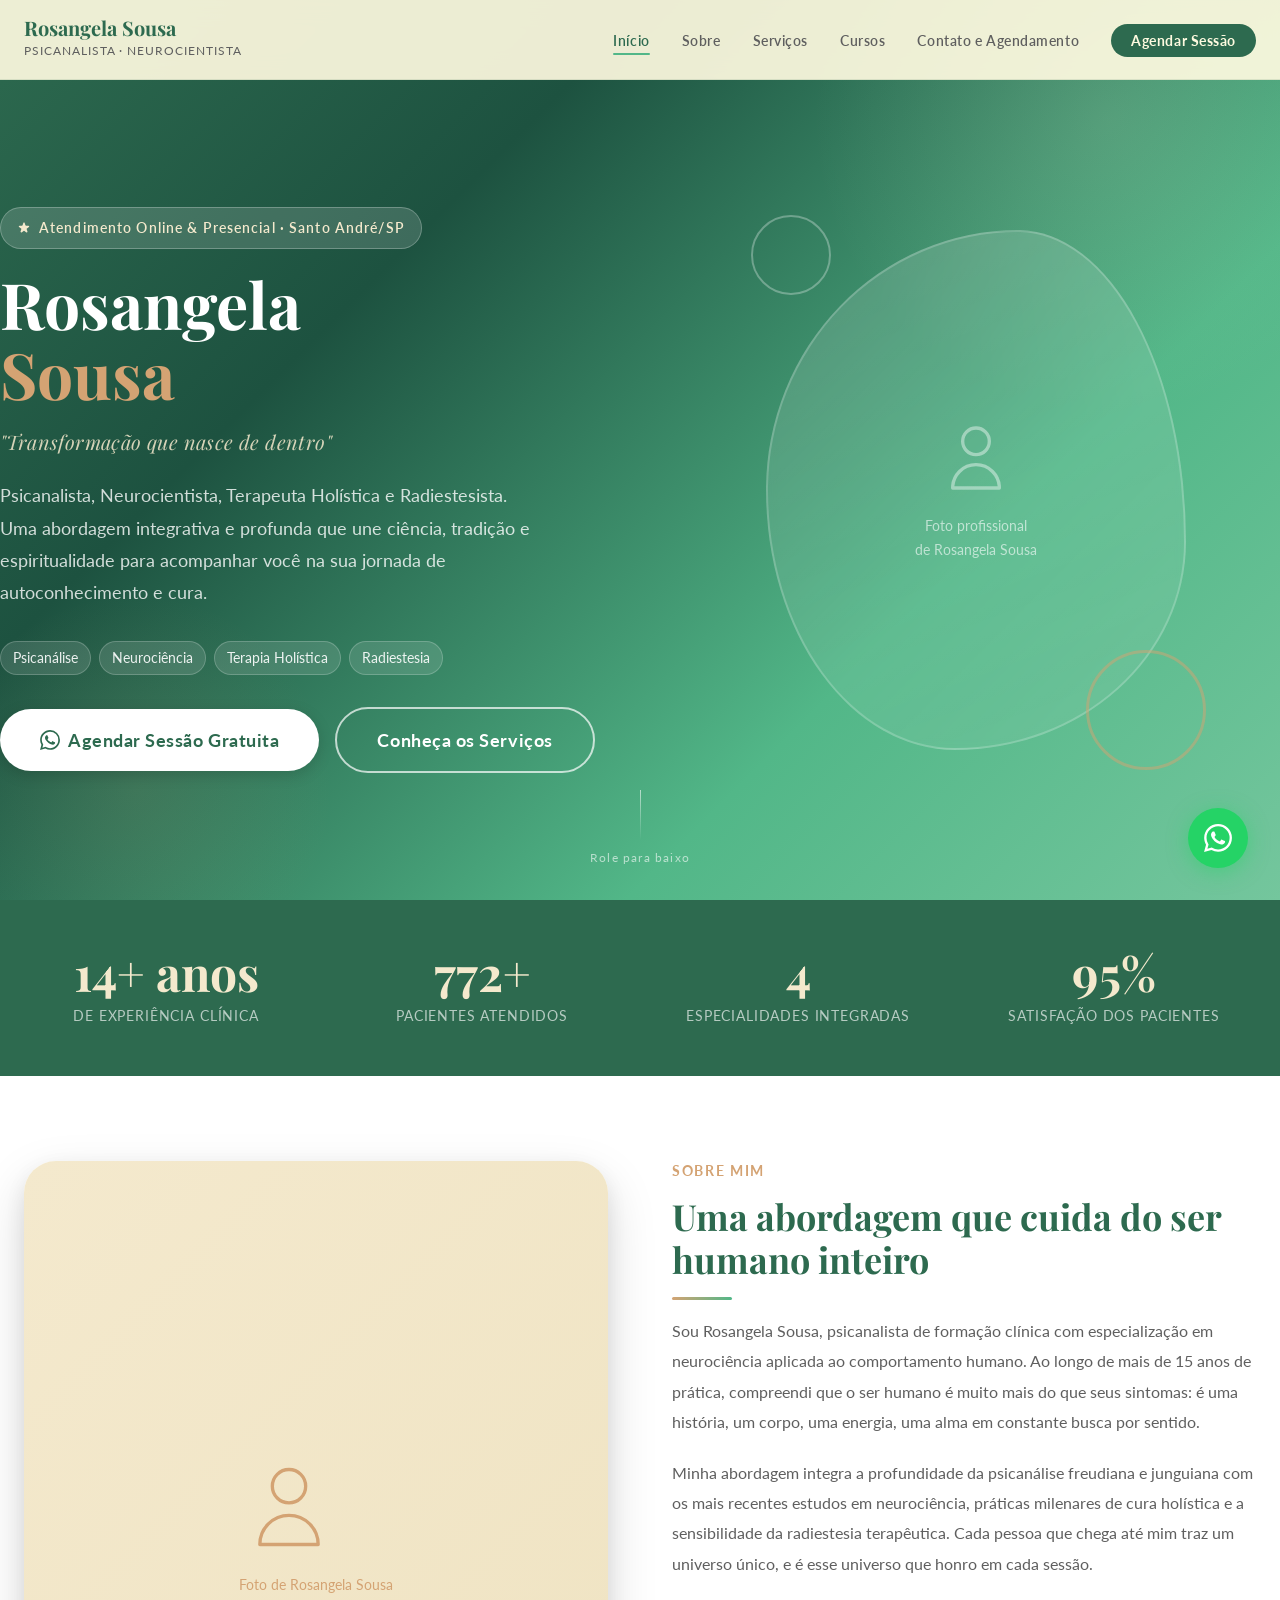
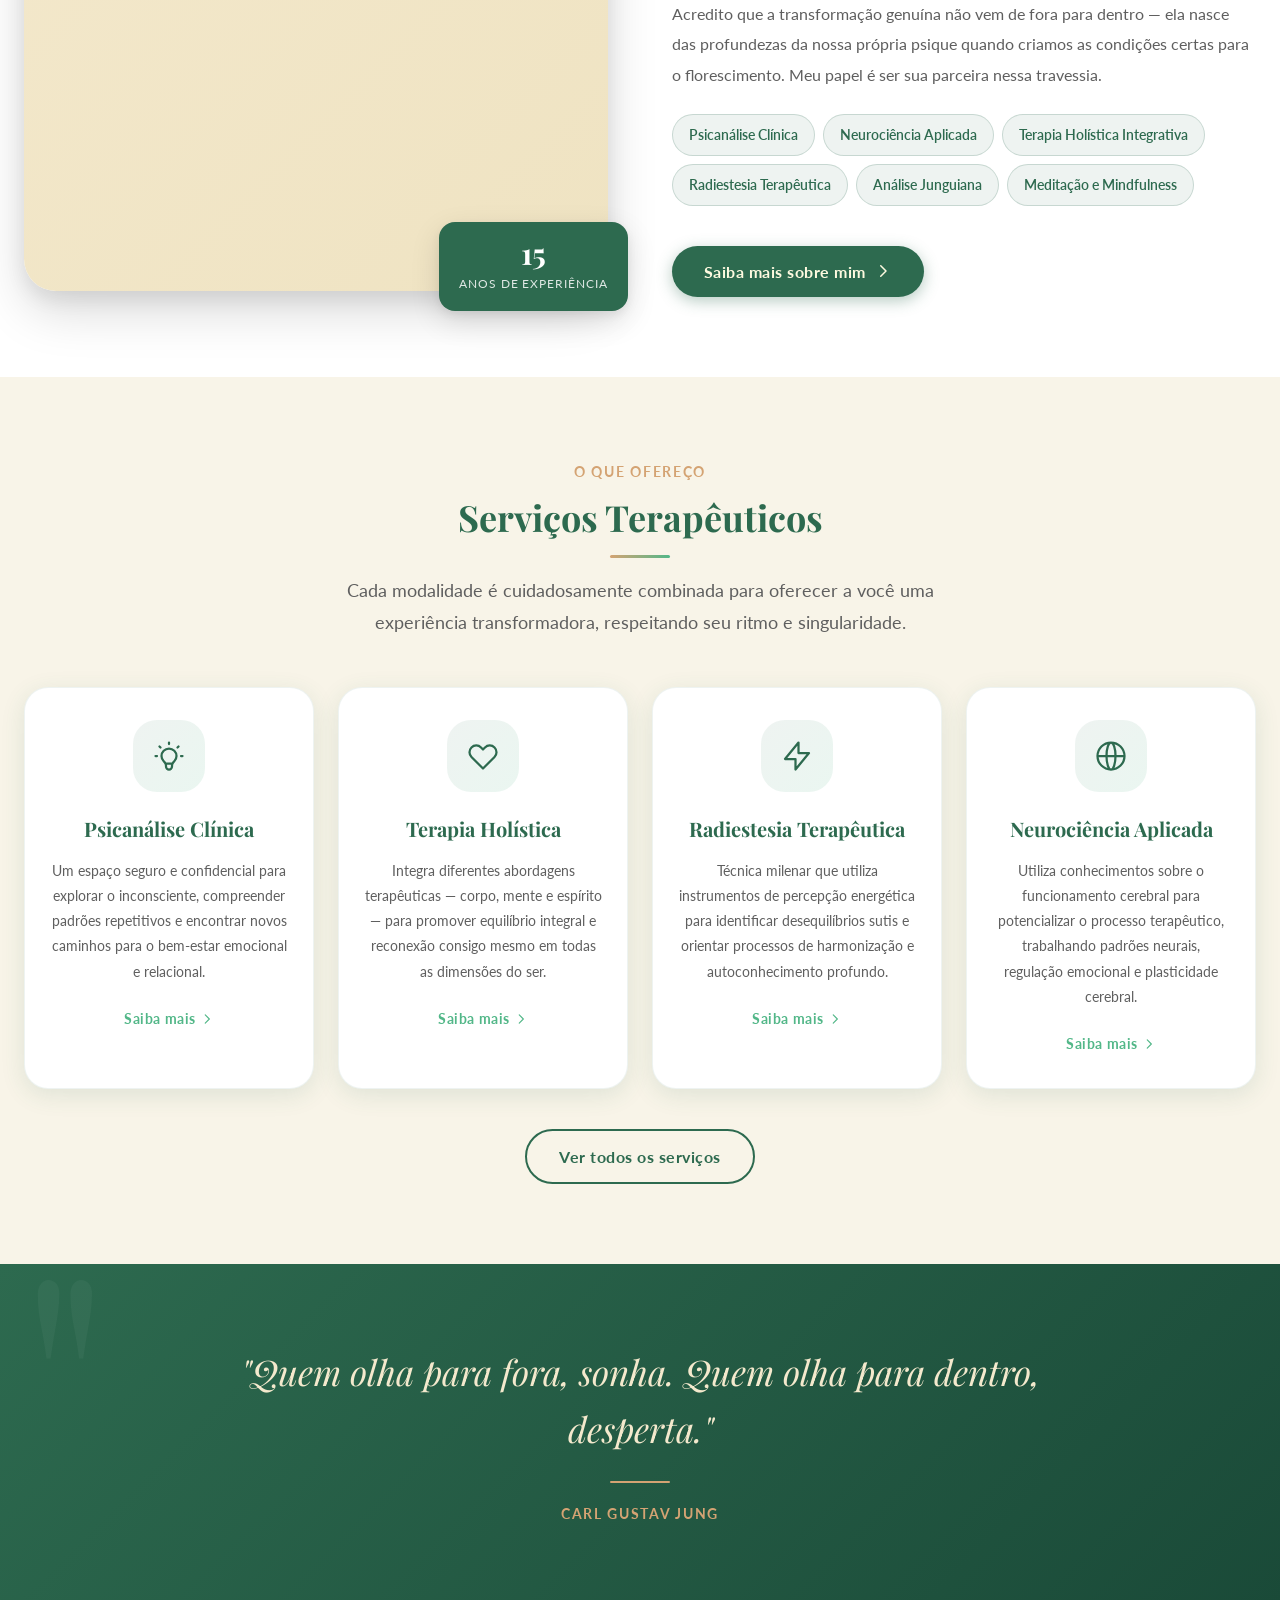
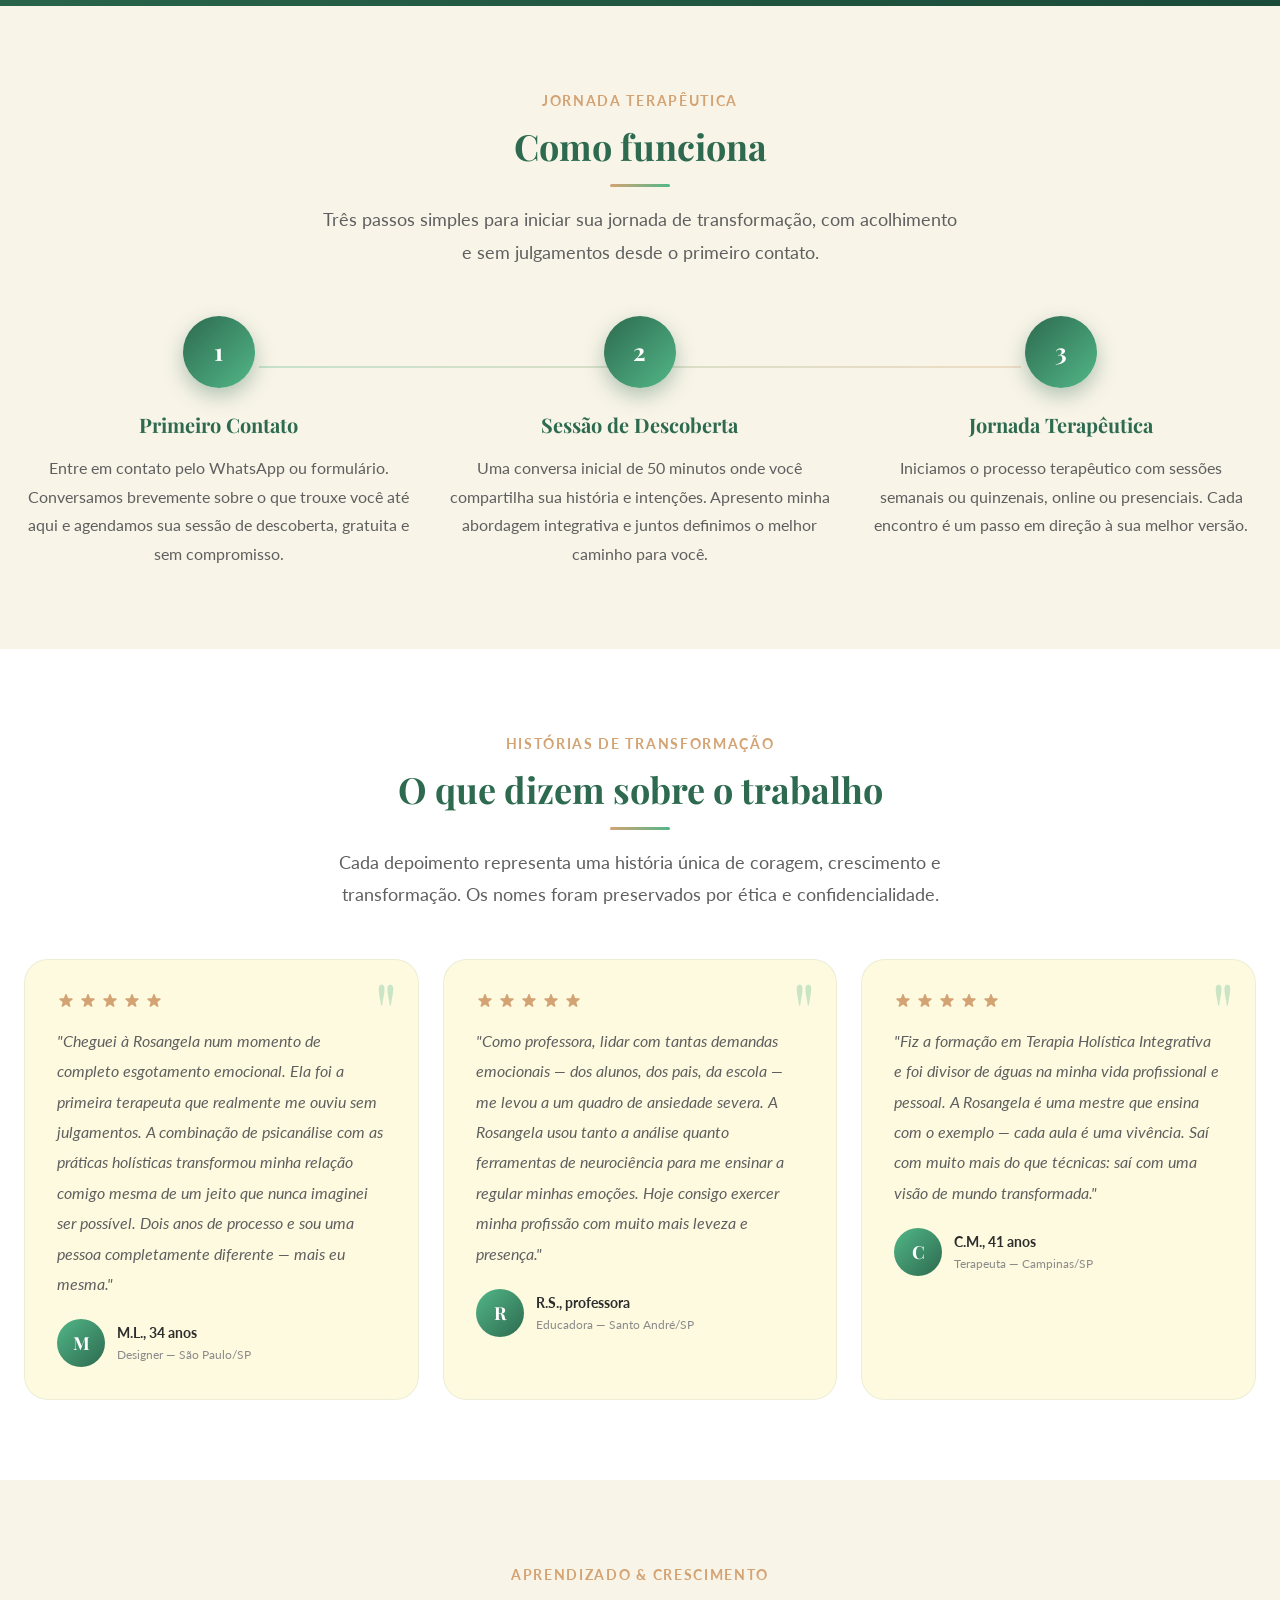
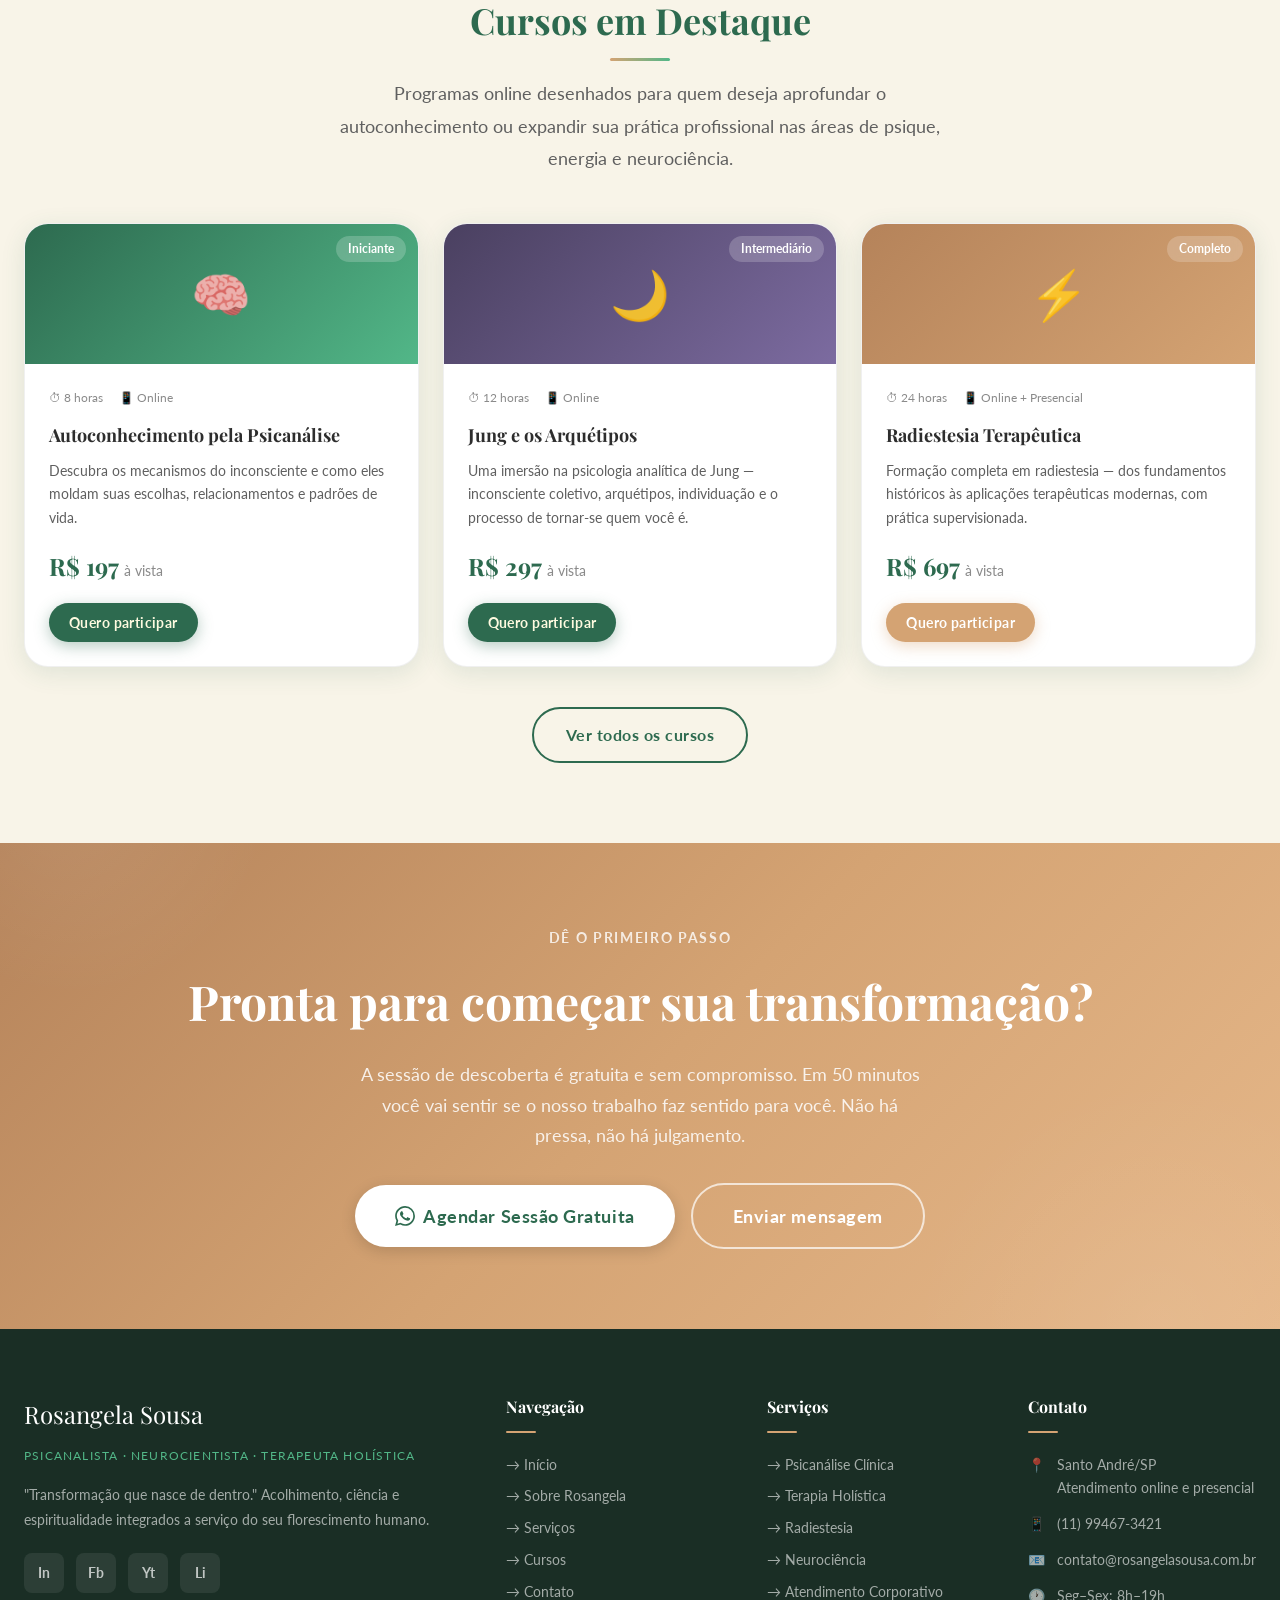
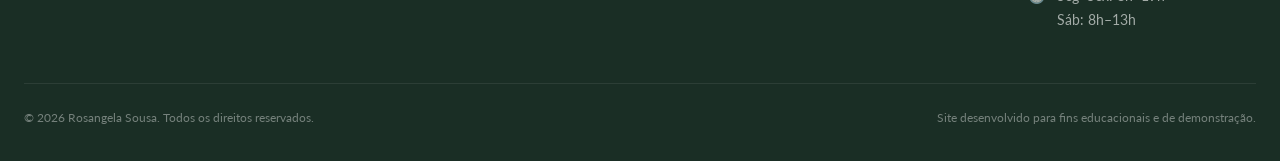
<file: site/index.html>
<!DOCTYPE html>
<html lang="pt-BR">
<head>
  <meta charset="UTF-8" />
  <meta name="viewport" content="width=device-width, initial-scale=1.0" />

  <!-- SEO -->
  <title>Rosangela Sousa — Psicanalista | Neurocientista | Terapia Holística</title>
  <meta name="description" content="Rosangela Sousa: Psicanalista, Neurocientista e Terapeuta Holística. Atendimento online e presencial em São Paulo. Transformação que nasce de dentro." />
  <meta name="keywords" content="psicanalista, terapia holística, neurociência, radiestesia, psicanalista São Paulo, terapia online, autoconhecimento, Rosangela Sousa" />
  <meta name="author" content="Rosangela Sousa" />
  <meta name="robots" content="index, follow" />

  <!-- Open Graph -->
  <meta property="og:title" content="Rosangela Sousa — Psicanalista & Terapeuta Holística" />
  <meta property="og:description" content="Transformação que nasce de dentro. Atendimento online e presencial em psicanálise, neurociência aplicada, terapia holística e radiestesia." />
  <meta property="og:type" content="website" />
  <meta property="og:locale" content="pt_BR" />

  <!-- Twitter Card -->
  <meta name="twitter:card" content="summary_large_image" />
  <meta name="twitter:title" content="Rosangela Sousa — Psicanalista" />
  <meta name="twitter:description" content="Transformação que nasce de dentro. Psicanalista, Neurocientista e Terapeuta Holística." />

  <!-- Canonical -->
  <link rel="canonical" href="/" />

  <!-- Google Fonts -->
  <link rel="preconnect" href="https://fonts.googleapis.com" />
  <link rel="preconnect" href="https://fonts.gstatic.com" crossorigin />
  <link href="https://fonts.googleapis.com/css2?family=Playfair+Display:ital,wght@0,400;0,600;0,700;1,400;1,600&family=Lato:wght@300;400;700;900&display=swap" rel="stylesheet" />

  <!-- CSS -->
  <link rel="stylesheet" href="css/styles.css" />

  <!-- Favicon placeholder -->
  <link rel="icon" type="image/svg+xml" href="data:image/svg+xml,<svg xmlns='http://www.w3.org/2000/svg' viewBox='0 0 100 100'><text y='.9em' font-size='90'>🌿</text></svg>" />
</head>
<body>

<!-- ╔══════════════════════════════════════╗
     ║  NAVEGAÇÃO PRINCIPAL                ║
     ╚══════════════════════════════════════╝ -->
<nav class="navbar" role="navigation" aria-label="Navegação principal">
  <div class="container navbar-inner">

    <!-- Logo -->
    <a href="index.html" class="navbar-logo" aria-label="Rosangela Sousa - Página inicial">
      <span class="logo-name">Rosangela Sousa</span>
      <span class="logo-title">Psicanalista · Neurocientista</span>
    </a>

    <!-- Links -->
    <ul class="navbar-menu" role="menubar" aria-label="Menu principal">
      <li role="none"><a href="index.html"          class="navbar-link active" role="menuitem">Início</a></li>
      <li role="none"><a href="pages/sobre.html"    class="navbar-link"        role="menuitem">Sobre</a></li>
      <li role="none"><a href="pages/servicos.html" class="navbar-link"        role="menuitem">Serviços</a></li>
      <li role="none"><a href="pages/cursos.html"   class="navbar-link"        role="menuitem">Cursos</a></li>
      <li role="none"><a href="pages/contato.html"  class="navbar-link"        role="menuitem">Contato e Agendamento</a></li>
      <li role="none">
        <a href="pages/contato.html#agenda"
           class="navbar-link navbar-cta"
           role="menuitem">
          Agendar Sessão
        </a>
      </li>
    </ul>

    <!-- Hamburguer -->
    <button class="navbar-toggle" aria-label="Abrir menu" aria-expanded="false" aria-controls="navbar-menu">
      <span></span>
      <span></span>
      <span></span>
    </button>

  </div>
</nav>


<!-- ╔══════════════════════════════════════╗
     ║  HERO SECTION                       ║
     ╚══════════════════════════════════════╝ -->
<section class="hero" id="home" aria-label="Apresentação">
  <div class="hero-bg" aria-hidden="true"></div>

  <div class="container hero-content">

    <!-- Texto -->
    <div class="hero-text">
      <div class="badge" aria-label="Destaque">
        <svg width="14" height="14" fill="currentColor" viewBox="0 0 20 20" aria-hidden="true"><path d="M9.049 2.927c.3-.921 1.603-.921 1.902 0l1.07 3.292a1 1 0 00.95.69h3.462c.969 0 1.371 1.24.588 1.81l-2.8 2.034a1 1 0 00-.364 1.118l1.07 3.292c.3.921-.755 1.688-1.54 1.118l-2.8-2.034a1 1 0 00-1.175 0l-2.8 2.034c-.784.57-1.838-.197-1.539-1.118l1.07-3.292a1 1 0 00-.364-1.118L2.98 8.72c-.783-.57-.38-1.81.588-1.81h3.461a1 1 0 00.951-.69l1.07-3.292z"/></svg>
        Atendimento Online &amp; Presencial · Santo André/SP
      </div>

      <h1 class="hero-title">
        Rosangela
        <span>Sousa</span>
      </h1>

      <p class="hero-subtitle">"Transformação que nasce de dentro"</p>

      <p class="hero-description">
        Psicanalista, Neurocientista, Terapeuta Holística e Radiestesista.
        Uma abordagem integrativa e profunda que une ciência, tradição e espiritualidade
        para acompanhar você na sua jornada de autoconhecimento e cura.
      </p>

      <div class="hero-tags" aria-label="Especialidades">
        <span class="hero-tag">Psicanálise</span>
        <span class="hero-tag">Neurociência</span>
        <span class="hero-tag">Terapia Holística</span>
        <span class="hero-tag">Radiestesia</span>
      </div>

      <div class="btn-group">
        <a href="#"
           class="btn btn-white btn-lg"
           data-whatsapp="Olá, Rosangela! Gostaria de agendar minha sessão de descoberta gratuita."
           target="_blank" rel="noopener">
          <!-- Ícone WhatsApp -->
          <svg width="20" height="20" fill="currentColor" viewBox="0 0 24 24" aria-hidden="true"><path d="M17.472 14.382c-.297-.149-1.758-.867-2.03-.967-.273-.099-.471-.148-.67.15-.197.297-.767.966-.94 1.164-.173.199-.347.223-.644.075-.297-.15-1.255-.463-2.39-1.475-.883-.788-1.48-1.761-1.653-2.059-.173-.297-.018-.458.13-.606.134-.133.298-.347.446-.52.149-.174.198-.298.298-.497.099-.198.05-.371-.025-.52-.075-.149-.669-1.612-.916-2.207-.242-.579-.487-.5-.669-.51-.173-.008-.371-.01-.57-.01-.198 0-.52.074-.792.372-.272.297-1.04 1.016-1.04 2.479 0 1.462 1.065 2.875 1.213 3.074.149.198 2.096 3.2 5.077 4.487.709.306 1.262.489 1.694.625.712.227 1.36.195 1.871.118.571-.085 1.758-.719 2.006-1.413.248-.694.248-1.289.173-1.413-.074-.124-.272-.198-.57-.347m-5.421 7.403h-.004a9.87 9.87 0 01-5.031-1.378l-.361-.214-3.741.982.998-3.648-.235-.374a9.86 9.86 0 01-1.51-5.26c.001-5.45 4.436-9.884 9.888-9.884 2.64 0 5.122 1.03 6.988 2.898a9.825 9.825 0 012.893 6.994c-.003 5.45-4.437 9.884-9.885 9.884m8.413-18.297A11.815 11.815 0 0012.05 0C5.495 0 .16 5.335.157 11.892c0 2.096.547 4.142 1.588 5.945L.057 24l6.305-1.654a11.882 11.882 0 005.683 1.448h.005c6.554 0 11.89-5.335 11.893-11.893a11.821 11.821 0 00-3.48-8.413z"/></svg>
          Agendar Sessão Gratuita
        </a>
        <a href="pages/servicos.html" class="btn btn-outline-white btn-lg">
          Conheça os Serviços
        </a>
      </div>
    </div>

    <!-- Visual / Foto -->
    <div class="hero-visual" aria-hidden="true">
      <div class="hero-photo-wrapper">
        <div class="hero-photo-placeholder">
          <svg width="80" height="80" fill="none" viewBox="0 0 24 24" stroke="currentColor" aria-hidden="true">
            <path stroke-linecap="round" stroke-linejoin="round" stroke-width="1" d="M16 7a4 4 0 11-8 0 4 4 0 018 0zM12 14a7 7 0 00-7 7h14a7 7 0 00-7-7z"/>
          </svg>
          <p>Foto profissional<br/>de Rosangela Sousa</p>
        </div>
        <div class="hero-decoration"></div>
        <div class="hero-decoration-2"></div>
      </div>
    </div>

  </div>

  <!-- Indicador de scroll -->
  <div class="hero-scroll" aria-hidden="true">
    <div class="hero-scroll-line"></div>
    <span>Role para baixo</span>
  </div>
</section>


<!-- ╔══════════════════════════════════════╗
     ║  ESTATÍSTICAS                       ║
     ╚══════════════════════════════════════╝ -->
<section class="stats-section" aria-label="Números da trajetória">
  <div class="container">
    <div class="stats-grid">

      <div class="stat-item fade-in">
        <div class="stat-number" data-count="15" data-suffix="+ anos">0</div>
        <div class="stat-label">De Experiência Clínica</div>
      </div>

      <div class="stat-item fade-in">
        <div class="stat-number" data-count="800" data-suffix="+">0</div>
        <div class="stat-label">Pacientes Atendidos</div>
      </div>

      <div class="stat-item fade-in">
        <div class="stat-number" data-count="4" data-suffix="">0</div>
        <div class="stat-label">Especialidades Integradas</div>
      </div>

      <div class="stat-item fade-in">
        <div class="stat-number" data-count="98" data-suffix="%">0</div>
        <div class="stat-label">Satisfação dos Pacientes</div>
      </div>

    </div>
  </div>
</section>


<!-- ╔══════════════════════════════════════╗
     ║  SOBRE — RESUMO                     ║
     ╚══════════════════════════════════════╝ -->
<section class="sobre-resumo section" id="sobre" aria-label="Sobre Rosangela Sousa">
  <div class="container">
    <div class="sobre-resumo-grid">

      <!-- Foto -->
      <div class="sobre-photo fade-in-left">
        <div class="sobre-photo-frame">
          <div class="sobre-photo-placeholder" aria-hidden="true">
            <svg width="100" height="100" fill="none" viewBox="0 0 24 24" stroke="#D4A373" aria-hidden="true">
              <path stroke-linecap="round" stroke-linejoin="round" stroke-width="0.8" d="M16 7a4 4 0 11-8 0 4 4 0 018 0zM12 14a7 7 0 00-7 7h14a7 7 0 00-7-7z"/>
            </svg>
            <p style="color: #D4A373; font-size: 0.875rem; margin-top: 1rem;">Foto de Rosangela Sousa</p>
          </div>
        </div>
        <div class="sobre-photo-badge">
          <span class="badge-number">15</span>
          <span class="badge-text">anos de experiência</span>
        </div>
      </div>

      <!-- Texto -->
      <div class="sobre-text fade-in-right">
        <span class="section-label">Sobre Mim</span>
        <h2 class="section-title">Uma abordagem que cuida do ser humano inteiro</h2>

        <p>
          Sou Rosangela Sousa, psicanalista de formação clínica com especialização em neurociência aplicada ao comportamento humano.
          Ao longo de mais de 15 anos de prática, compreendi que o ser humano é muito mais do que seus sintomas:
          é uma história, um corpo, uma energia, uma alma em constante busca por sentido.
        </p>

        <p>
          Minha abordagem integra a profundidade da psicanálise freudiana e junguiana com os mais recentes estudos em
          neurociência, práticas milenares de cura holística e a sensibilidade da radiestesia terapêutica.
          Cada pessoa que chega até mim traz um universo único, e é esse universo que honro em cada sessão.
        </p>

        <p>
          Acredito que a transformação genuína não vem de fora para dentro — ela nasce das profundezas da nossa
          própria psique quando criamos as condições certas para o florescimento.
          Meu papel é ser sua parceira nessa travessia.
        </p>

        <div class="sobre-especialidades" aria-label="Especialidades">
          <span class="especialidade-tag">Psicanálise Clínica</span>
          <span class="especialidade-tag">Neurociência Aplicada</span>
          <span class="especialidade-tag">Terapia Holística Integrativa</span>
          <span class="especialidade-tag">Radiestesia Terapêutica</span>
          <span class="especialidade-tag">Análise Junguiana</span>
          <span class="especialidade-tag">Meditação e Mindfulness</span>
        </div>

        <a href="pages/sobre.html" class="btn btn-primary" style="margin-top: 1rem;">
          Saiba mais sobre mim
          <svg width="18" height="18" fill="none" viewBox="0 0 24 24" stroke="currentColor" aria-hidden="true">
            <path stroke-linecap="round" stroke-linejoin="round" stroke-width="2" d="M9 5l7 7-7 7"/>
          </svg>
        </a>
      </div>

    </div>
  </div>
</section>


<!-- ╔══════════════════════════════════════╗
     ║  SERVIÇOS                           ║
     ╚══════════════════════════════════════╝ -->
<section class="section bg-alt" id="servicos" aria-label="Serviços oferecidos">
  <div class="container">

    <div class="section-header fade-in">
      <span class="section-label">O que ofereço</span>
      <h2 class="section-title">Serviços Terapêuticos</h2>
      <p class="section-subtitle">
        Cada modalidade é cuidadosamente combinada para oferecer a você uma experiência transformadora,
        respeitando seu ritmo e singularidade.
      </p>
    </div>

    <!-- Grid de serviços -->
    <div class="servicos-grid" data-anim-group="servicos">

      <!-- Psicanálise -->
      <article class="servico-card fade-in" aria-label="Psicanálise Clínica">
        <div class="servico-icon" aria-hidden="true">
          <svg width="36" height="36" fill="none" viewBox="0 0 24 24" stroke="currentColor">
            <path stroke-linecap="round" stroke-linejoin="round" stroke-width="1.5" d="M9.663 17h4.673M12 3v1m6.364 1.636l-.707.707M21 12h-1M4 12H3m3.343-5.657l-.707-.707m2.828 9.9a5 5 0 117.072 0l-.548.547A3.374 3.374 0 0014 18.469V19a2 2 0 11-4 0v-.531c0-.895-.356-1.754-.988-2.386l-.548-.547z"/>
          </svg>
        </div>
        <h3>Psicanálise Clínica</h3>
        <p>
          Um espaço seguro e confidencial para explorar o inconsciente, compreender padrões
          repetitivos e encontrar novos caminhos para o bem-estar emocional e relacional.
        </p>
        <a href="pages/servicos.html#psicanalise" class="servico-link">
          Saiba mais
          <svg width="14" height="14" fill="none" viewBox="0 0 24 24" stroke="currentColor" aria-hidden="true">
            <path stroke-linecap="round" stroke-linejoin="round" stroke-width="2" d="M9 5l7 7-7 7"/>
          </svg>
        </a>
      </article>

      <!-- Terapia Holística -->
      <article class="servico-card fade-in" aria-label="Terapia Holística">
        <div class="servico-icon" aria-hidden="true">
          <svg width="36" height="36" fill="none" viewBox="0 0 24 24" stroke="currentColor">
            <path stroke-linecap="round" stroke-linejoin="round" stroke-width="1.5" d="M4.318 6.318a4.5 4.5 0 000 6.364L12 20.364l7.682-7.682a4.5 4.5 0 00-6.364-6.364L12 7.636l-1.318-1.318a4.5 4.5 0 00-6.364 0z"/>
          </svg>
        </div>
        <h3>Terapia Holística</h3>
        <p>
          Integra diferentes abordagens terapêuticas — corpo, mente e espírito — para
          promover equilíbrio integral e reconexão consigo mesmo em todas as dimensões do ser.
        </p>
        <a href="pages/servicos.html#holistica" class="servico-link">
          Saiba mais
          <svg width="14" height="14" fill="none" viewBox="0 0 24 24" stroke="currentColor" aria-hidden="true">
            <path stroke-linecap="round" stroke-linejoin="round" stroke-width="2" d="M9 5l7 7-7 7"/>
          </svg>
        </a>
      </article>

      <!-- Radiestesia -->
      <article class="servico-card fade-in" aria-label="Radiestesia Terapêutica">
        <div class="servico-icon" aria-hidden="true">
          <svg width="36" height="36" fill="none" viewBox="0 0 24 24" stroke="currentColor">
            <path stroke-linecap="round" stroke-linejoin="round" stroke-width="1.5" d="M13 10V3L4 14h7v7l9-11h-7z"/>
          </svg>
        </div>
        <h3>Radiestesia Terapêutica</h3>
        <p>
          Técnica milenar que utiliza instrumentos de percepção energética para identificar
          desequilíbrios sutis e orientar processos de harmonização e autoconhecimento profundo.
        </p>
        <a href="pages/servicos.html#radiestesia" class="servico-link">
          Saiba mais
          <svg width="14" height="14" fill="none" viewBox="0 0 24 24" stroke="currentColor" aria-hidden="true">
            <path stroke-linecap="round" stroke-linejoin="round" stroke-width="2" d="M9 5l7 7-7 7"/>
          </svg>
        </a>
      </article>

      <!-- Neurociência -->
      <article class="servico-card fade-in" aria-label="Neurociência Aplicada">
        <div class="servico-icon" aria-hidden="true">
          <svg width="36" height="36" fill="none" viewBox="0 0 24 24" stroke="currentColor">
            <path stroke-linecap="round" stroke-linejoin="round" stroke-width="1.5" d="M21 12a9 9 0 01-9 9m9-9a9 9 0 00-9-9m9 9H3m9 9a9 9 0 01-9-9m9 9c1.657 0 3-4.03 3-9s-1.343-9-3-9m0 18c-1.657 0-3-4.03-3-9s1.343-9 3-9m-9 9a9 9 0 019-9"/>
          </svg>
        </div>
        <h3>Neurociência Aplicada</h3>
        <p>
          Utiliza conhecimentos sobre o funcionamento cerebral para potencializar o processo
          terapêutico, trabalhando padrões neurais, regulação emocional e plasticidade cerebral.
        </p>
        <a href="pages/servicos.html#neurociencia" class="servico-link">
          Saiba mais
          <svg width="14" height="14" fill="none" viewBox="0 0 24 24" stroke="currentColor" aria-hidden="true">
            <path stroke-linecap="round" stroke-linejoin="round" stroke-width="2" d="M9 5l7 7-7 7"/>
          </svg>
        </a>
      </article>

    </div>

    <div style="text-align: center; margin-top: 2.5rem;">
      <a href="pages/servicos.html" class="btn btn-secondary">
        Ver todos os serviços
      </a>
    </div>

  </div>
</section>


<!-- ╔══════════════════════════════════════╗
     ║  CITAÇÃO INSPIRACIONAL              ║
     ╚══════════════════════════════════════╝ -->
<section class="quote-section section" aria-label="Citação inspiracional">
  <div class="container">
    <div class="quote-inner fade-in">
      <p class="quote-text">
        "Quem olha para fora, sonha. Quem olha para dentro, desperta."
      </p>
      <div class="quote-divider" aria-hidden="true"></div>
      <span class="quote-author">Carl Gustav Jung</span>
    </div>
  </div>
</section>


<!-- ╔══════════════════════════════════════╗
     ║  COMO FUNCIONA                      ║
     ╚══════════════════════════════════════╝ -->
<section class="como-funciona section" id="como-funciona" aria-label="Como funciona o atendimento">
  <div class="container">

    <div class="section-header fade-in">
      <span class="section-label">Jornada Terapêutica</span>
      <h2 class="section-title">Como funciona</h2>
      <p class="section-subtitle">
        Três passos simples para iniciar sua jornada de transformação,
        com acolhimento e sem julgamentos desde o primeiro contato.
      </p>
    </div>

    <div class="passos-grid" data-anim-group="passos">

      <div class="passo-card fade-in" aria-label="Passo 1: Primeiro Contato">
        <div class="passo-number" aria-hidden="true">1</div>
        <h3>Primeiro Contato</h3>
        <p>
          Entre em contato pelo WhatsApp ou formulário. Conversamos brevemente sobre o que
          trouxe você até aqui e agendamos sua sessão de descoberta, gratuita e sem compromisso.
        </p>
      </div>

      <div class="passo-card fade-in" aria-label="Passo 2: Sessão de Descoberta">
        <div class="passo-number" aria-hidden="true">2</div>
        <h3>Sessão de Descoberta</h3>
        <p>
          Uma conversa inicial de 50 minutos onde você compartilha sua história e intenções.
          Apresento minha abordagem integrativa e juntos definimos o melhor caminho para você.
        </p>
      </div>

      <div class="passo-card fade-in" aria-label="Passo 3: Jornada Terapêutica">
        <div class="passo-number" aria-hidden="true">3</div>
        <h3>Jornada Terapêutica</h3>
        <p>
          Iniciamos o processo terapêutico com sessões semanais ou quinzenais, online ou
          presenciais. Cada encontro é um passo em direção à sua melhor versão.
        </p>
      </div>

    </div>

  </div>
</section>


<!-- ╔══════════════════════════════════════╗
     ║  DEPOIMENTOS                        ║
     ╚══════════════════════════════════════╝ -->
<section class="depoimentos section bg-white" id="depoimentos" aria-label="Depoimentos de pacientes">
  <div class="container">

    <div class="section-header fade-in">
      <span class="section-label">Histórias de Transformação</span>
      <h2 class="section-title">O que dizem sobre o trabalho</h2>
      <p class="section-subtitle">
        Cada depoimento representa uma história única de coragem, crescimento e transformação.
        Os nomes foram preservados por ética e confidencialidade.
      </p>
    </div>

    <div class="depoimentos-grid" data-anim-group="depoimentos">

      <!-- Depoimento 1 -->
      <article class="depoimento-card fade-in" aria-label="Depoimento de M.L.">
        <div class="depoimento-stars" aria-label="5 estrelas">
          <svg width="18" height="18" fill="currentColor" viewBox="0 0 20 20" aria-hidden="true"><path d="M9.049 2.927c.3-.921 1.603-.921 1.902 0l1.07 3.292a1 1 0 00.95.69h3.462c.969 0 1.371 1.24.588 1.81l-2.8 2.034a1 1 0 00-.364 1.118l1.07 3.292c.3.921-.755 1.688-1.54 1.118l-2.8-2.034a1 1 0 00-1.175 0l-2.8 2.034c-.784.57-1.838-.197-1.539-1.118l1.07-3.292a1 1 0 00-.364-1.118L2.98 8.72c-.783-.57-.38-1.81.588-1.81h3.461a1 1 0 00.951-.69l1.07-3.292z"/></svg>
          <svg width="18" height="18" fill="currentColor" viewBox="0 0 20 20" aria-hidden="true"><path d="M9.049 2.927c.3-.921 1.603-.921 1.902 0l1.07 3.292a1 1 0 00.95.69h3.462c.969 0 1.371 1.24.588 1.81l-2.8 2.034a1 1 0 00-.364 1.118l1.07 3.292c.3.921-.755 1.688-1.54 1.118l-2.8-2.034a1 1 0 00-1.175 0l-2.8 2.034c-.784.57-1.838-.197-1.539-1.118l1.07-3.292a1 1 0 00-.364-1.118L2.98 8.72c-.783-.57-.38-1.81.588-1.81h3.461a1 1 0 00.951-.69l1.07-3.292z"/></svg>
          <svg width="18" height="18" fill="currentColor" viewBox="0 0 20 20" aria-hidden="true"><path d="M9.049 2.927c.3-.921 1.603-.921 1.902 0l1.07 3.292a1 1 0 00.95.69h3.462c.969 0 1.371 1.24.588 1.81l-2.8 2.034a1 1 0 00-.364 1.118l1.07 3.292c.3.921-.755 1.688-1.54 1.118l-2.8-2.034a1 1 0 00-1.175 0l-2.8 2.034c-.784.57-1.838-.197-1.539-1.118l1.07-3.292a1 1 0 00-.364-1.118L2.98 8.72c-.783-.57-.38-1.81.588-1.81h3.461a1 1 0 00.951-.69l1.07-3.292z"/></svg>
          <svg width="18" height="18" fill="currentColor" viewBox="0 0 20 20" aria-hidden="true"><path d="M9.049 2.927c.3-.921 1.603-.921 1.902 0l1.07 3.292a1 1 0 00.95.69h3.462c.969 0 1.371 1.24.588 1.81l-2.8 2.034a1 1 0 00-.364 1.118l1.07 3.292c.3.921-.755 1.688-1.54 1.118l-2.8-2.034a1 1 0 00-1.175 0l-2.8 2.034c-.784.57-1.838-.197-1.539-1.118l1.07-3.292a1 1 0 00-.364-1.118L2.98 8.72c-.783-.57-.38-1.81.588-1.81h3.461a1 1 0 00.951-.69l1.07-3.292z"/></svg>
          <svg width="18" height="18" fill="currentColor" viewBox="0 0 20 20" aria-hidden="true"><path d="M9.049 2.927c.3-.921 1.603-.921 1.902 0l1.07 3.292a1 1 0 00.95.69h3.462c.969 0 1.371 1.24.588 1.81l-2.8 2.034a1 1 0 00-.364 1.118l1.07 3.292c.3.921-.755 1.688-1.54 1.118l-2.8-2.034a1 1 0 00-1.175 0l-2.8 2.034c-.784.57-1.838-.197-1.539-1.118l1.07-3.292a1 1 0 00-.364-1.118L2.98 8.72c-.783-.57-.38-1.81.588-1.81h3.461a1 1 0 00.951-.69l1.07-3.292z"/></svg>
        </div>
        <p class="depoimento-text">
          "Cheguei à Rosangela num momento de completo esgotamento emocional.
          Ela foi a primeira terapeuta que realmente me ouviu sem julgamentos.
          A combinação de psicanálise com as práticas holísticas transformou minha relação
          comigo mesma de um jeito que nunca imaginei ser possível.
          Dois anos de processo e sou uma pessoa completamente diferente — mais eu mesma."
        </p>
        <div class="depoimento-author">
          <div class="depoimento-avatar" aria-hidden="true">M</div>
          <div class="depoimento-info">
            <p class="name">M.L., 34 anos</p>
            <p class="role">Designer — São Paulo/SP</p>
          </div>
        </div>
      </article>

      <!-- Depoimento 2 -->
      <article class="depoimento-card fade-in" aria-label="Depoimento de R.S.">
        <div class="depoimento-stars" aria-label="5 estrelas">
          <svg width="18" height="18" fill="currentColor" viewBox="0 0 20 20" aria-hidden="true"><path d="M9.049 2.927c.3-.921 1.603-.921 1.902 0l1.07 3.292a1 1 0 00.95.69h3.462c.969 0 1.371 1.24.588 1.81l-2.8 2.034a1 1 0 00-.364 1.118l1.07 3.292c.3.921-.755 1.688-1.54 1.118l-2.8-2.034a1 1 0 00-1.175 0l-2.8 2.034c-.784.57-1.838-.197-1.539-1.118l1.07-3.292a1 1 0 00-.364-1.118L2.98 8.72c-.783-.57-.38-1.81.588-1.81h3.461a1 1 0 00.951-.69l1.07-3.292z"/></svg>
          <svg width="18" height="18" fill="currentColor" viewBox="0 0 20 20" aria-hidden="true"><path d="M9.049 2.927c.3-.921 1.603-.921 1.902 0l1.07 3.292a1 1 0 00.95.69h3.462c.969 0 1.371 1.24.588 1.81l-2.8 2.034a1 1 0 00-.364 1.118l1.07 3.292c.3.921-.755 1.688-1.54 1.118l-2.8-2.034a1 1 0 00-1.175 0l-2.8 2.034c-.784.57-1.838-.197-1.539-1.118l1.07-3.292a1 1 0 00-.364-1.118L2.98 8.72c-.783-.57-.38-1.81.588-1.81h3.461a1 1 0 00.951-.69l1.07-3.292z"/></svg>
          <svg width="18" height="18" fill="currentColor" viewBox="0 0 20 20" aria-hidden="true"><path d="M9.049 2.927c.3-.921 1.603-.921 1.902 0l1.07 3.292a1 1 0 00.95.69h3.462c.969 0 1.371 1.24.588 1.81l-2.8 2.034a1 1 0 00-.364 1.118l1.07 3.292c.3.921-.755 1.688-1.54 1.118l-2.8-2.034a1 1 0 00-1.175 0l-2.8 2.034c-.784.57-1.838-.197-1.539-1.118l1.07-3.292a1 1 0 00-.364-1.118L2.98 8.72c-.783-.57-.38-1.81.588-1.81h3.461a1 1 0 00.951-.69l1.07-3.292z"/></svg>
          <svg width="18" height="18" fill="currentColor" viewBox="0 0 20 20" aria-hidden="true"><path d="M9.049 2.927c.3-.921 1.603-.921 1.902 0l1.07 3.292a1 1 0 00.95.69h3.462c.969 0 1.371 1.24.588 1.81l-2.8 2.034a1 1 0 00-.364 1.118l1.07 3.292c.3.921-.755 1.688-1.54 1.118l-2.8-2.034a1 1 0 00-1.175 0l-2.8 2.034c-.784.57-1.838-.197-1.539-1.118l1.07-3.292a1 1 0 00-.364-1.118L2.98 8.72c-.783-.57-.38-1.81.588-1.81h3.461a1 1 0 00.951-.69l1.07-3.292z"/></svg>
          <svg width="18" height="18" fill="currentColor" viewBox="0 0 20 20" aria-hidden="true"><path d="M9.049 2.927c.3-.921 1.603-.921 1.902 0l1.07 3.292a1 1 0 00.95.69h3.462c.969 0 1.371 1.24.588 1.81l-2.8 2.034a1 1 0 00-.364 1.118l1.07 3.292c.3.921-.755 1.688-1.54 1.118l-2.8-2.034a1 1 0 00-1.175 0l-2.8 2.034c-.784.57-1.838-.197-1.539-1.118l1.07-3.292a1 1 0 00-.364-1.118L2.98 8.72c-.783-.57-.38-1.81.588-1.81h3.461a1 1 0 00.951-.69l1.07-3.292z"/></svg>
        </div>
        <p class="depoimento-text">
          "Como professora, lidar com tantas demandas emocionais — dos alunos, dos pais, da escola —
          me levou a um quadro de ansiedade severa. A Rosangela usou tanto a análise quanto
          ferramentas de neurociência para me ensinar a regular minhas emoções.
          Hoje consigo exercer minha profissão com muito mais leveza e presença."
        </p>
        <div class="depoimento-author">
          <div class="depoimento-avatar" aria-hidden="true">R</div>
          <div class="depoimento-info">
            <p class="name">R.S., professora</p>
            <p class="role">Educadora — Santo André/SP</p>
          </div>
        </div>
      </article>

      <!-- Depoimento 3 -->
      <article class="depoimento-card fade-in" aria-label="Depoimento de C.M.">
        <div class="depoimento-stars" aria-label="5 estrelas">
          <svg width="18" height="18" fill="currentColor" viewBox="0 0 20 20" aria-hidden="true"><path d="M9.049 2.927c.3-.921 1.603-.921 1.902 0l1.07 3.292a1 1 0 00.95.69h3.462c.969 0 1.371 1.24.588 1.81l-2.8 2.034a1 1 0 00-.364 1.118l1.07 3.292c.3.921-.755 1.688-1.54 1.118l-2.8-2.034a1 1 0 00-1.175 0l-2.8 2.034c-.784.57-1.838-.197-1.539-1.118l1.07-3.292a1 1 0 00-.364-1.118L2.98 8.72c-.783-.57-.38-1.81.588-1.81h3.461a1 1 0 00.951-.69l1.07-3.292z"/></svg>
          <svg width="18" height="18" fill="currentColor" viewBox="0 0 20 20" aria-hidden="true"><path d="M9.049 2.927c.3-.921 1.603-.921 1.902 0l1.07 3.292a1 1 0 00.95.69h3.462c.969 0 1.371 1.24.588 1.81l-2.8 2.034a1 1 0 00-.364 1.118l1.07 3.292c.3.921-.755 1.688-1.54 1.118l-2.8-2.034a1 1 0 00-1.175 0l-2.8 2.034c-.784.57-1.838-.197-1.539-1.118l1.07-3.292a1 1 0 00-.364-1.118L2.98 8.72c-.783-.57-.38-1.81.588-1.81h3.461a1 1 0 00.951-.69l1.07-3.292z"/></svg>
          <svg width="18" height="18" fill="currentColor" viewBox="0 0 20 20" aria-hidden="true"><path d="M9.049 2.927c.3-.921 1.603-.921 1.902 0l1.07 3.292a1 1 0 00.95.69h3.462c.969 0 1.371 1.24.588 1.81l-2.8 2.034a1 1 0 00-.364 1.118l1.07 3.292c.3.921-.755 1.688-1.54 1.118l-2.8-2.034a1 1 0 00-1.175 0l-2.8 2.034c-.784.57-1.838-.197-1.539-1.118l1.07-3.292a1 1 0 00-.364-1.118L2.98 8.72c-.783-.57-.38-1.81.588-1.81h3.461a1 1 0 00.951-.69l1.07-3.292z"/></svg>
          <svg width="18" height="18" fill="currentColor" viewBox="0 0 20 20" aria-hidden="true"><path d="M9.049 2.927c.3-.921 1.603-.921 1.902 0l1.07 3.292a1 1 0 00.95.69h3.462c.969 0 1.371 1.24.588 1.81l-2.8 2.034a1 1 0 00-.364 1.118l1.07 3.292c.3.921-.755 1.688-1.54 1.118l-2.8-2.034a1 1 0 00-1.175 0l-2.8 2.034c-.784.57-1.838-.197-1.539-1.118l1.07-3.292a1 1 0 00-.364-1.118L2.98 8.72c-.783-.57-.38-1.81.588-1.81h3.461a1 1 0 00.951-.69l1.07-3.292z"/></svg>
          <svg width="18" height="18" fill="currentColor" viewBox="0 0 20 20" aria-hidden="true"><path d="M9.049 2.927c.3-.921 1.603-.921 1.902 0l1.07 3.292a1 1 0 00.95.69h3.462c.969 0 1.371 1.24.588 1.81l-2.8 2.034a1 1 0 00-.364 1.118l1.07 3.292c.3.921-.755 1.688-1.54 1.118l-2.8-2.034a1 1 0 00-1.175 0l-2.8 2.034c-.784.57-1.838-.197-1.539-1.118l1.07-3.292a1 1 0 00-.364-1.118L2.98 8.72c-.783-.57-.38-1.81.588-1.81h3.461a1 1 0 00.951-.69l1.07-3.292z"/></svg>
        </div>
        <p class="depoimento-text">
          "Fiz a formação em Terapia Holística Integrativa e foi divisor de águas na minha vida
          profissional e pessoal. A Rosangela é uma mestre que ensina com o exemplo — cada aula
          é uma vivência. Saí com muito mais do que técnicas: saí com uma visão de mundo transformada."
        </p>
        <div class="depoimento-author">
          <div class="depoimento-avatar" aria-hidden="true">C</div>
          <div class="depoimento-info">
            <p class="name">C.M., 41 anos</p>
            <p class="role">Terapeuta — Campinas/SP</p>
          </div>
        </div>
      </article>

    </div>

  </div>
</section>


<!-- ╔══════════════════════════════════════╗
     ║  CURSOS EM DESTAQUE                 ║
     ╚══════════════════════════════════════╝ -->
<section class="cursos-destaque section" id="cursos" aria-label="Cursos em destaque">
  <div class="container">

    <div class="section-header fade-in">
      <span class="section-label">Aprendizado &amp; Crescimento</span>
      <h2 class="section-title">Cursos em Destaque</h2>
      <p class="section-subtitle">
        Programas online desenhados para quem deseja aprofundar o autoconhecimento
        ou expandir sua prática profissional nas áreas de psique, energia e neurociência.
      </p>
    </div>

    <div class="cursos-grid" data-anim-group="cursos">

      <!-- Curso 1 -->
      <article class="curso-card fade-in" aria-label="Curso Autoconhecimento pela Psicanálise">
        <div class="curso-banner curso-banner-1">
          <div class="curso-banner-icon" aria-hidden="true">🧠</div>
          <span class="curso-badge">Iniciante</span>
        </div>
        <div class="curso-body">
          <div class="curso-meta">
            <span>⏱ 8 horas</span>
            <span>📱 Online</span>
          </div>
          <h3>Autoconhecimento pela Psicanálise</h3>
          <p>Descubra os mecanismos do inconsciente e como eles moldam suas escolhas, relacionamentos e padrões de vida.</p>
          <div class="curso-price">R$ 197 <span>à vista</span></div>
          <a href="#"
             class="btn btn-primary btn-sm"
             data-whatsapp="Olá! Tenho interesse no curso Autoconhecimento pela Psicanálise (R$ 197). Pode me dar mais informações?"
             target="_blank" rel="noopener">
            Quero participar
          </a>
        </div>
      </article>

      <!-- Curso 2 -->
      <article class="curso-card fade-in" aria-label="Curso Jung e os Arquétipos">
        <div class="curso-banner curso-banner-2">
          <div class="curso-banner-icon" aria-hidden="true">🌙</div>
          <span class="curso-badge">Intermediário</span>
        </div>
        <div class="curso-body">
          <div class="curso-meta">
            <span>⏱ 12 horas</span>
            <span>📱 Online</span>
          </div>
          <h3>Jung e os Arquétipos</h3>
          <p>Uma imersão na psicologia analítica de Jung — inconsciente coletivo, arquétipos, individuação e o processo de tornar-se quem você é.</p>
          <div class="curso-price">R$ 297 <span>à vista</span></div>
          <a href="#"
             class="btn btn-primary btn-sm"
             data-whatsapp="Olá! Tenho interesse no curso Jung e os Arquétipos (R$ 297). Pode me dar mais informações?"
             target="_blank" rel="noopener">
            Quero participar
          </a>
        </div>
      </article>

      <!-- Curso 3 -->
      <article class="curso-card fade-in" aria-label="Curso Radiestesia Terapêutica">
        <div class="curso-banner curso-banner-3">
          <div class="curso-banner-icon" aria-hidden="true">⚡</div>
          <span class="curso-badge">Completo</span>
        </div>
        <div class="curso-body">
          <div class="curso-meta">
            <span>⏱ 24 horas</span>
            <span>📱 Online + Presencial</span>
          </div>
          <h3>Radiestesia Terapêutica</h3>
          <p>Formação completa em radiestesia — dos fundamentos históricos às aplicações terapêuticas modernas, com prática supervisionada.</p>
          <div class="curso-price">R$ 697 <span>à vista</span></div>
          <a href="#"
             class="btn btn-terra btn-sm"
             data-whatsapp="Olá! Tenho interesse no curso de Radiestesia Terapêutica (R$ 697). Pode me dar mais informações?"
             target="_blank" rel="noopener">
            Quero participar
          </a>
        </div>
      </article>

    </div>

    <div style="text-align: center; margin-top: 2.5rem;">
      <a href="pages/cursos.html" class="btn btn-secondary">
        Ver todos os cursos
      </a>
    </div>

  </div>
</section>


<!-- ╔══════════════════════════════════════╗
     ║  CTA FINAL                          ║
     ╚══════════════════════════════════════╝ -->
<section class="cta-section section" id="agendar" aria-label="Agendar sessão">
  <div class="container">
    <div class="cta-inner fade-in">

      <span class="section-label" style="color: rgba(255,255,255,0.8);">Dê o primeiro passo</span>
      <h2>Pronta para começar sua transformação?</h2>
      <p>
        A sessão de descoberta é gratuita e sem compromisso.
        Em 50 minutos você vai sentir se o nosso trabalho faz sentido para você.
        Não há pressa, não há julgamento.
      </p>

      <div class="btn-group" style="justify-content: center;">
        <a href="#"
           class="btn btn-white btn-lg"
           data-whatsapp="Olá, Rosangela! Gostaria de agendar minha sessão de descoberta gratuita. Quando você tem disponibilidade?"
           target="_blank" rel="noopener">
          <svg width="20" height="20" fill="currentColor" viewBox="0 0 24 24" aria-hidden="true"><path d="M17.472 14.382c-.297-.149-1.758-.867-2.03-.967-.273-.099-.471-.148-.67.15-.197.297-.767.966-.94 1.164-.173.199-.347.223-.644.075-.297-.15-1.255-.463-2.39-1.475-.883-.788-1.48-1.761-1.653-2.059-.173-.297-.018-.458.13-.606.134-.133.298-.347.446-.52.149-.174.198-.298.298-.497.099-.198.05-.371-.025-.52-.075-.149-.669-1.612-.916-2.207-.242-.579-.487-.5-.669-.51-.173-.008-.371-.01-.57-.01-.198 0-.52.074-.792.372-.272.297-1.04 1.016-1.04 2.479 0 1.462 1.065 2.875 1.213 3.074.149.198 2.096 3.2 5.077 4.487.709.306 1.262.489 1.694.625.712.227 1.36.195 1.871.118.571-.085 1.758-.719 2.006-1.413.248-.694.248-1.289.173-1.413-.074-.124-.272-.198-.57-.347m-5.421 7.403h-.004a9.87 9.87 0 01-5.031-1.378l-.361-.214-3.741.982.998-3.648-.235-.374a9.86 9.86 0 01-1.51-5.26c.001-5.45 4.436-9.884 9.888-9.884 2.64 0 5.122 1.03 6.988 2.898a9.825 9.825 0 012.893 6.994c-.003 5.45-4.437 9.884-9.885 9.884m8.413-18.297A11.815 11.815 0 0012.05 0C5.495 0 .16 5.335.157 11.892c0 2.096.547 4.142 1.588 5.945L.057 24l6.305-1.654a11.882 11.882 0 005.683 1.448h.005c6.554 0 11.89-5.335 11.893-11.893a11.821 11.821 0 00-3.48-8.413z"/></svg>
          Agendar Sessão Gratuita
        </a>
        <a href="pages/contato.html" class="btn btn-outline-white btn-lg">
          Enviar mensagem
        </a>
      </div>

    </div>
  </div>
</section>


<!-- ╔══════════════════════════════════════╗
     ║  FOOTER                             ║
     ╚══════════════════════════════════════╝ -->
<footer class="footer" role="contentinfo">
  <div class="container">
    <div class="footer-grid">

      <!-- Marca -->
      <div class="footer-brand">
        <p class="logo-name">Rosangela Sousa</p>
        <p class="logo-title">Psicanalista · Neurocientista · Terapeuta Holística</p>
        <p>
          "Transformação que nasce de dentro." Acolhimento, ciência e espiritualidade
          integrados a serviço do seu florescimento humano.
        </p>
        <div class="footer-social" aria-label="Redes sociais">
          <a href="https://www.instagram.com/rsousa_psicanalise" class="social-link" aria-label="Instagram" title="Instagram">In</a>
          <a href="#" class="social-link" aria-label="Facebook" title="Facebook">Fb</a>
          <a href="#" class="social-link" aria-label="YouTube" title="YouTube">Yt</a>
          <a href="#" class="social-link" aria-label="LinkedIn" title="LinkedIn">Li</a>
        </div>
      </div>

      <!-- Links -->
      <nav class="footer-col" aria-label="Navegação do rodapé">
        <h4>Navegação</h4>
        <ul class="footer-links">
          <li><a href="index.html"          class="footer-link">→ Início</a></li>
          <li><a href="pages/sobre.html"    class="footer-link">→ Sobre Rosangela</a></li>
          <li><a href="pages/servicos.html" class="footer-link">→ Serviços</a></li>
          <li><a href="pages/cursos.html"   class="footer-link">→ Cursos</a></li>
          <li><a href="pages/contato.html"  class="footer-link">→ Contato</a></li>
        </ul>
      </nav>

      <!-- Serviços -->
      <div class="footer-col">
        <h4>Serviços</h4>
        <ul class="footer-links">
          <li><a href="pages/servicos.html#psicanalise"  class="footer-link">→ Psicanálise Clínica</a></li>
          <li><a href="pages/servicos.html#holistica"    class="footer-link">→ Terapia Holística</a></li>
          <li><a href="pages/servicos.html#radiestesia"  class="footer-link">→ Radiestesia</a></li>
          <li><a href="pages/servicos.html#neurociencia" class="footer-link">→ Neurociência</a></li>
          <li><a href="pages/servicos.html#corporativo"  class="footer-link">→ Atendimento Corporativo</a></li>
        </ul>
      </div>

      <!-- Contato -->
      <div class="footer-col">
        <h4>Contato</h4>
        <div class="footer-contact-item">
          <span>📍</span>
          <span>Santo André/SP<br/>Atendimento online e presencial</span>
        </div>
        <div class="footer-contact-item">
          <span>📱</span>
          <span>(11) 99467-3421</span>
        </div>
        <div class="footer-contact-item">
          <span>📧</span>
          <span>contato@rosangelasousa.com.br</span>
        </div>
        <div class="footer-contact-item">
          <span>🕐</span>
          <span>Seg–Sex: 8h–19h<br/>Sáb: 8h–13h</span>
        </div>
      </div>

    </div>

    <hr class="footer-divider" />

    <div class="footer-bottom">
      <p>© 2026 Rosangela Sousa. Todos os direitos reservados.</p>
      <p>Site desenvolvido para fins educacionais e de demonstração.</p>
    </div>
  </div>
</footer>


<!-- ╔══════════════════════════════════════╗
     ║  ELEMENTOS FLUTUANTES               ║
     ╚══════════════════════════════════════╝ -->

<!-- Botão WhatsApp flutuante -->
<div class="whatsapp-float" aria-label="Entrar em contato pelo WhatsApp">
  <span class="whatsapp-tooltip">Fale comigo agora</span>
  <a href="#"
     class="whatsapp-btn"
     data-whatsapp="Olá, Rosangela! Gostaria de conversar sobre atendimento."
     target="_blank"
     rel="noopener noreferrer"
     aria-label="WhatsApp - Rosangela Sousa">
    <svg width="28" height="28" fill="white" viewBox="0 0 24 24" aria-hidden="true">
      <path d="M17.472 14.382c-.297-.149-1.758-.867-2.03-.967-.273-.099-.471-.148-.67.15-.197.297-.767.966-.94 1.164-.173.199-.347.223-.644.075-.297-.15-1.255-.463-2.39-1.475-.883-.788-1.48-1.761-1.653-2.059-.173-.297-.018-.458.13-.606.134-.133.298-.347.446-.52.149-.174.198-.298.298-.497.099-.198.05-.371-.025-.52-.075-.149-.669-1.612-.916-2.207-.242-.579-.487-.5-.669-.51-.173-.008-.371-.01-.57-.01-.198 0-.52.074-.792.372-.272.297-1.04 1.016-1.04 2.479 0 1.462 1.065 2.875 1.213 3.074.149.198 2.096 3.2 5.077 4.487.709.306 1.262.489 1.694.625.712.227 1.36.195 1.871.118.571-.085 1.758-.719 2.006-1.413.248-.694.248-1.289.173-1.413-.074-.124-.272-.198-.57-.347m-5.421 7.403h-.004a9.87 9.87 0 01-5.031-1.378l-.361-.214-3.741.982.998-3.648-.235-.374a9.86 9.86 0 01-1.51-5.26c.001-5.45 4.436-9.884 9.888-9.884 2.64 0 5.122 1.03 6.988 2.898a9.825 9.825 0 012.893 6.994c-.003 5.45-4.437 9.884-9.885 9.884m8.413-18.297A11.815 11.815 0 0012.05 0C5.495 0 .16 5.335.157 11.892c0 2.096.547 4.142 1.588 5.945L.057 24l6.305-1.654a11.882 11.882 0 005.683 1.448h.005c6.554 0 11.89-5.335 11.893-11.893a11.821 11.821 0 00-3.48-8.413z"/>
    </svg>
  </a>
</div>

<!-- Botão voltar ao topo -->
<button class="back-to-top" aria-label="Voltar ao topo da página">
  <svg width="20" height="20" fill="none" viewBox="0 0 24 24" stroke="currentColor" aria-hidden="true">
    <path stroke-linecap="round" stroke-linejoin="round" stroke-width="2" d="M5 10l7-7m0 0l7 7m-7-7v18"/>
  </svg>
</button>


<!-- JavaScript -->
<script src="js/main.js"></script>

</body>
</html>
</file>
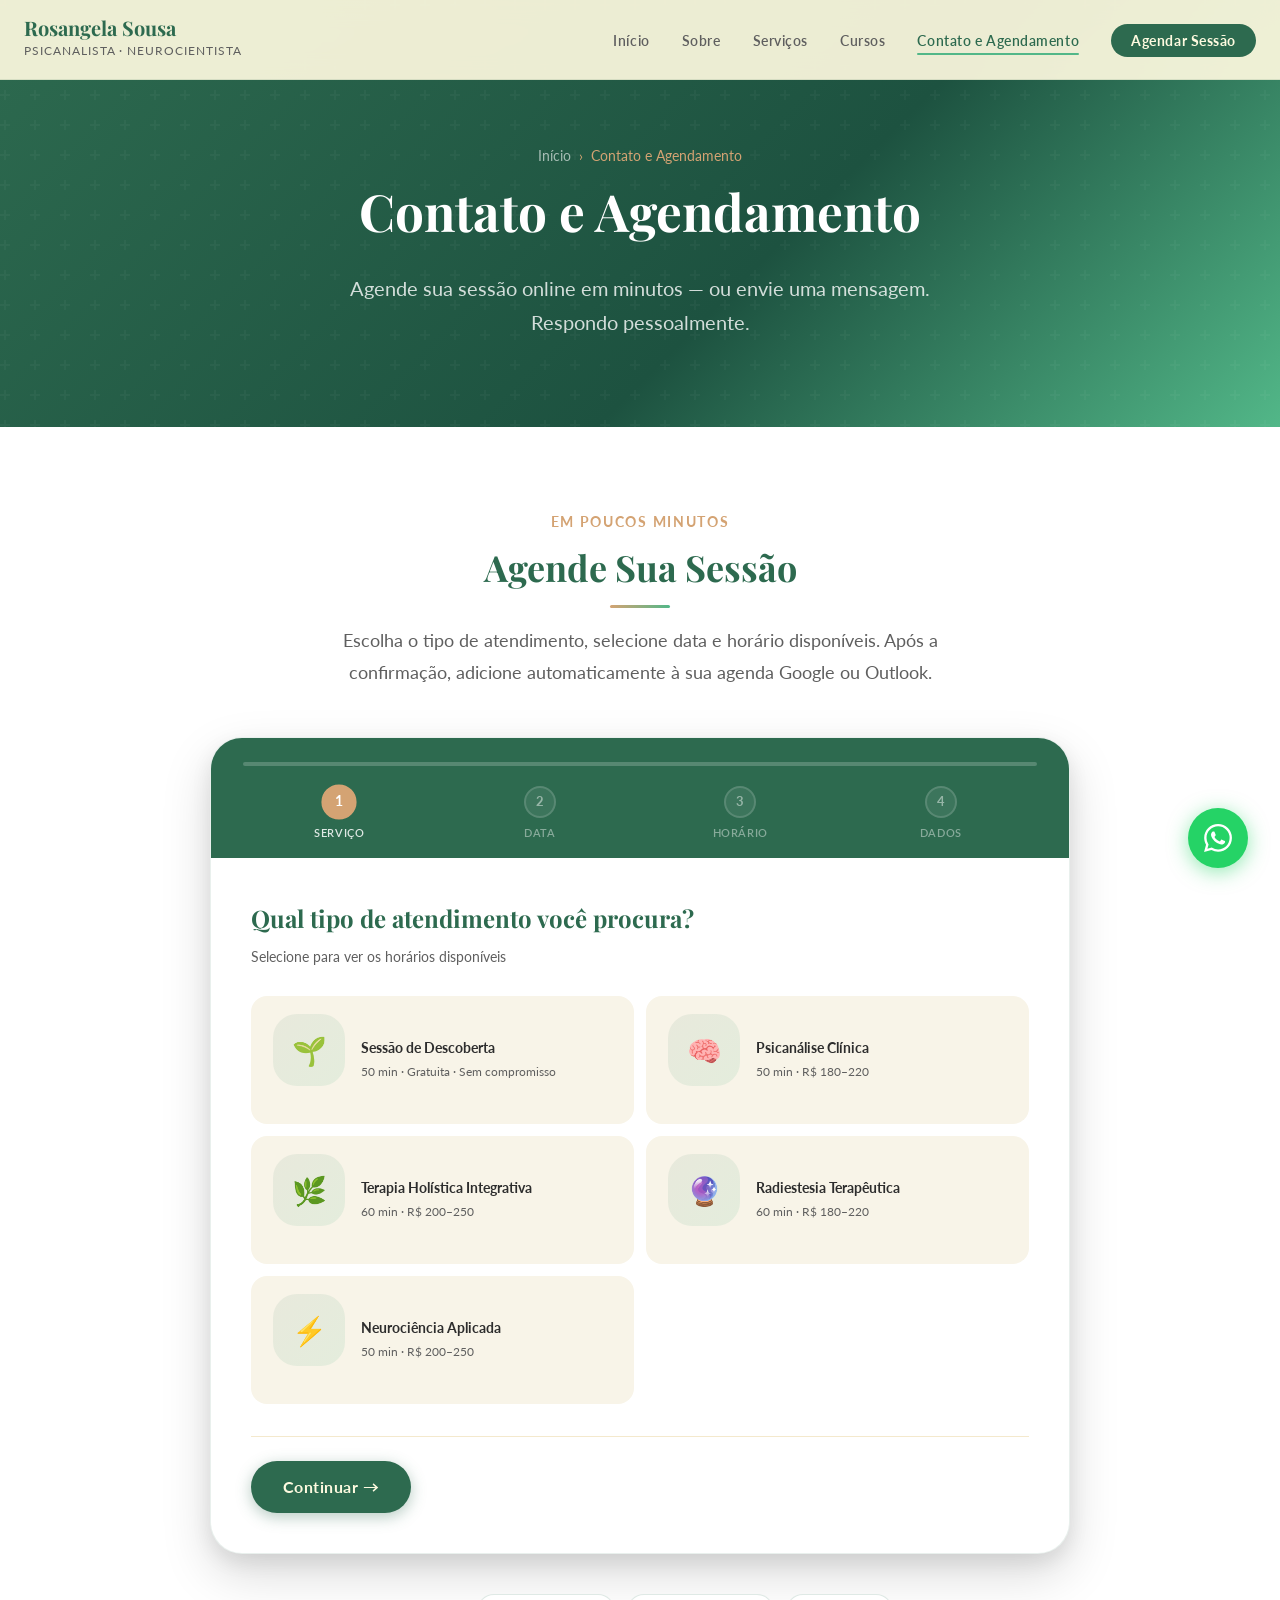
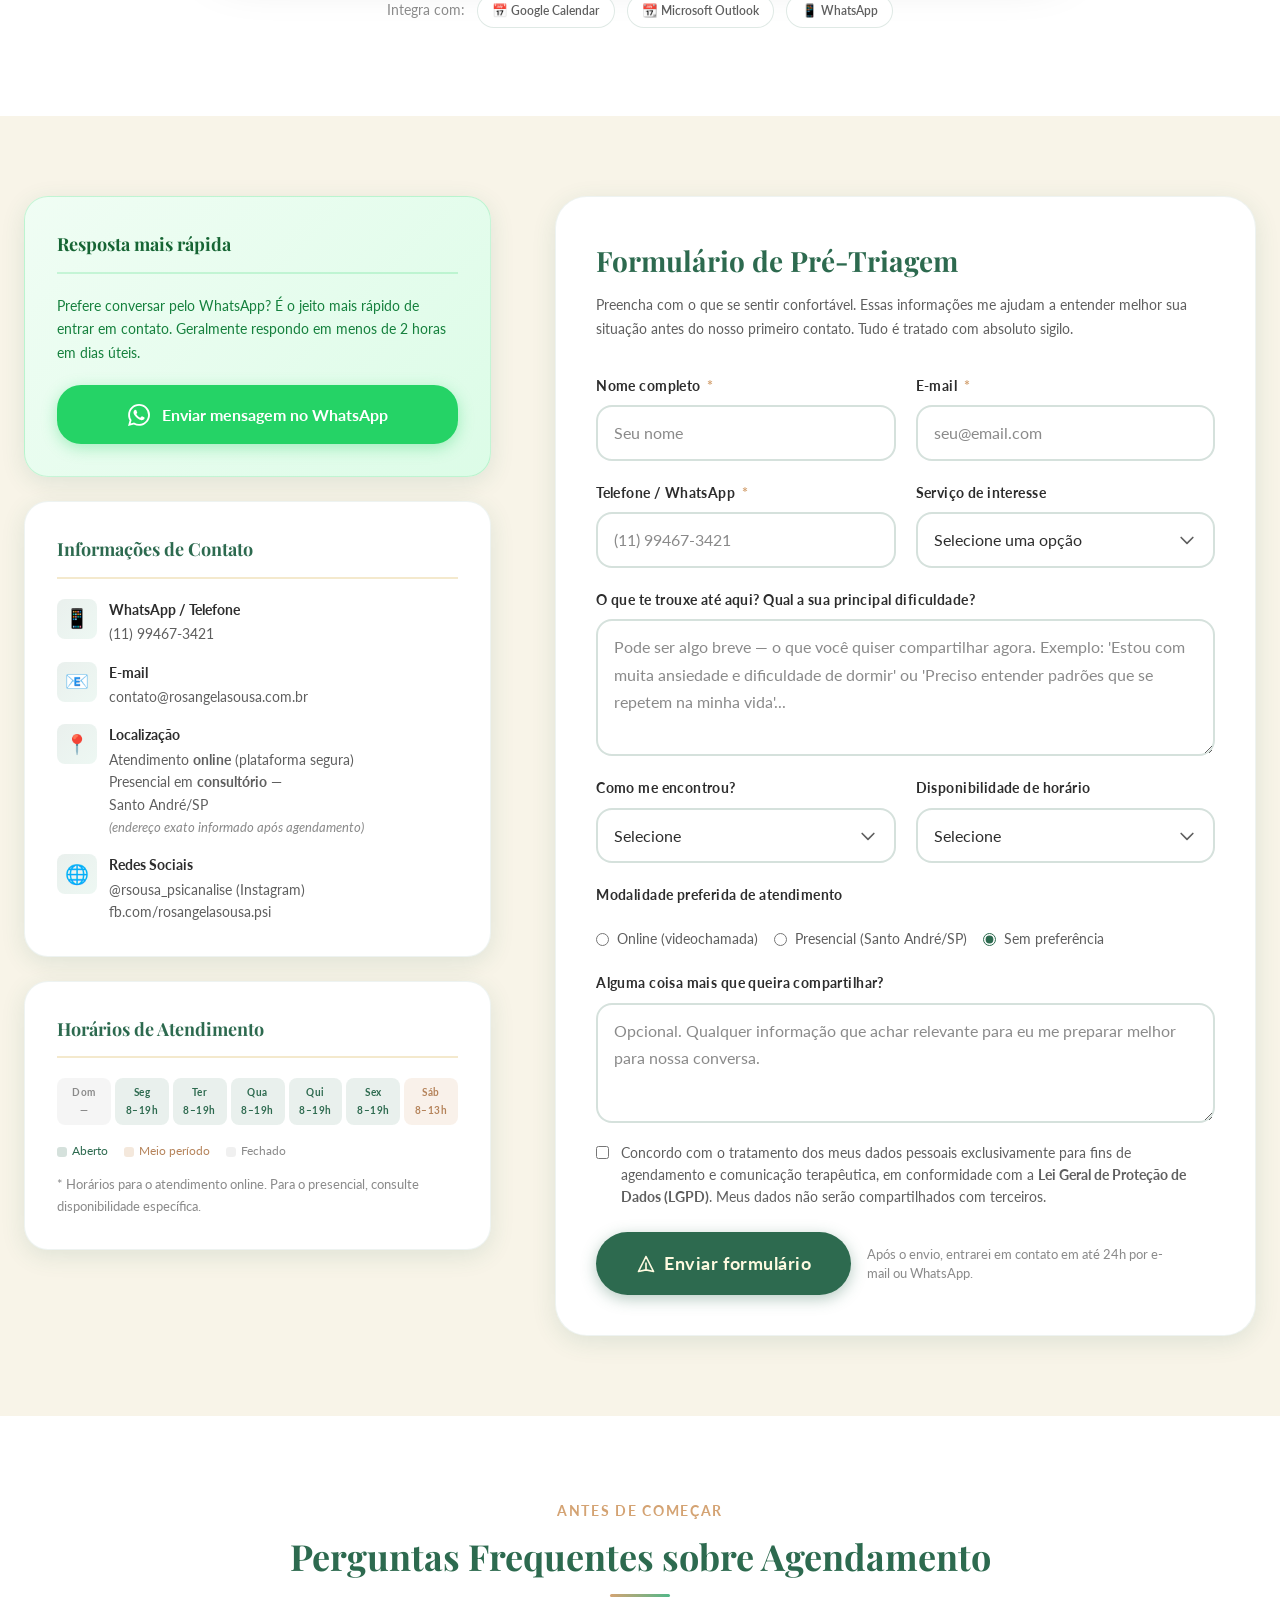
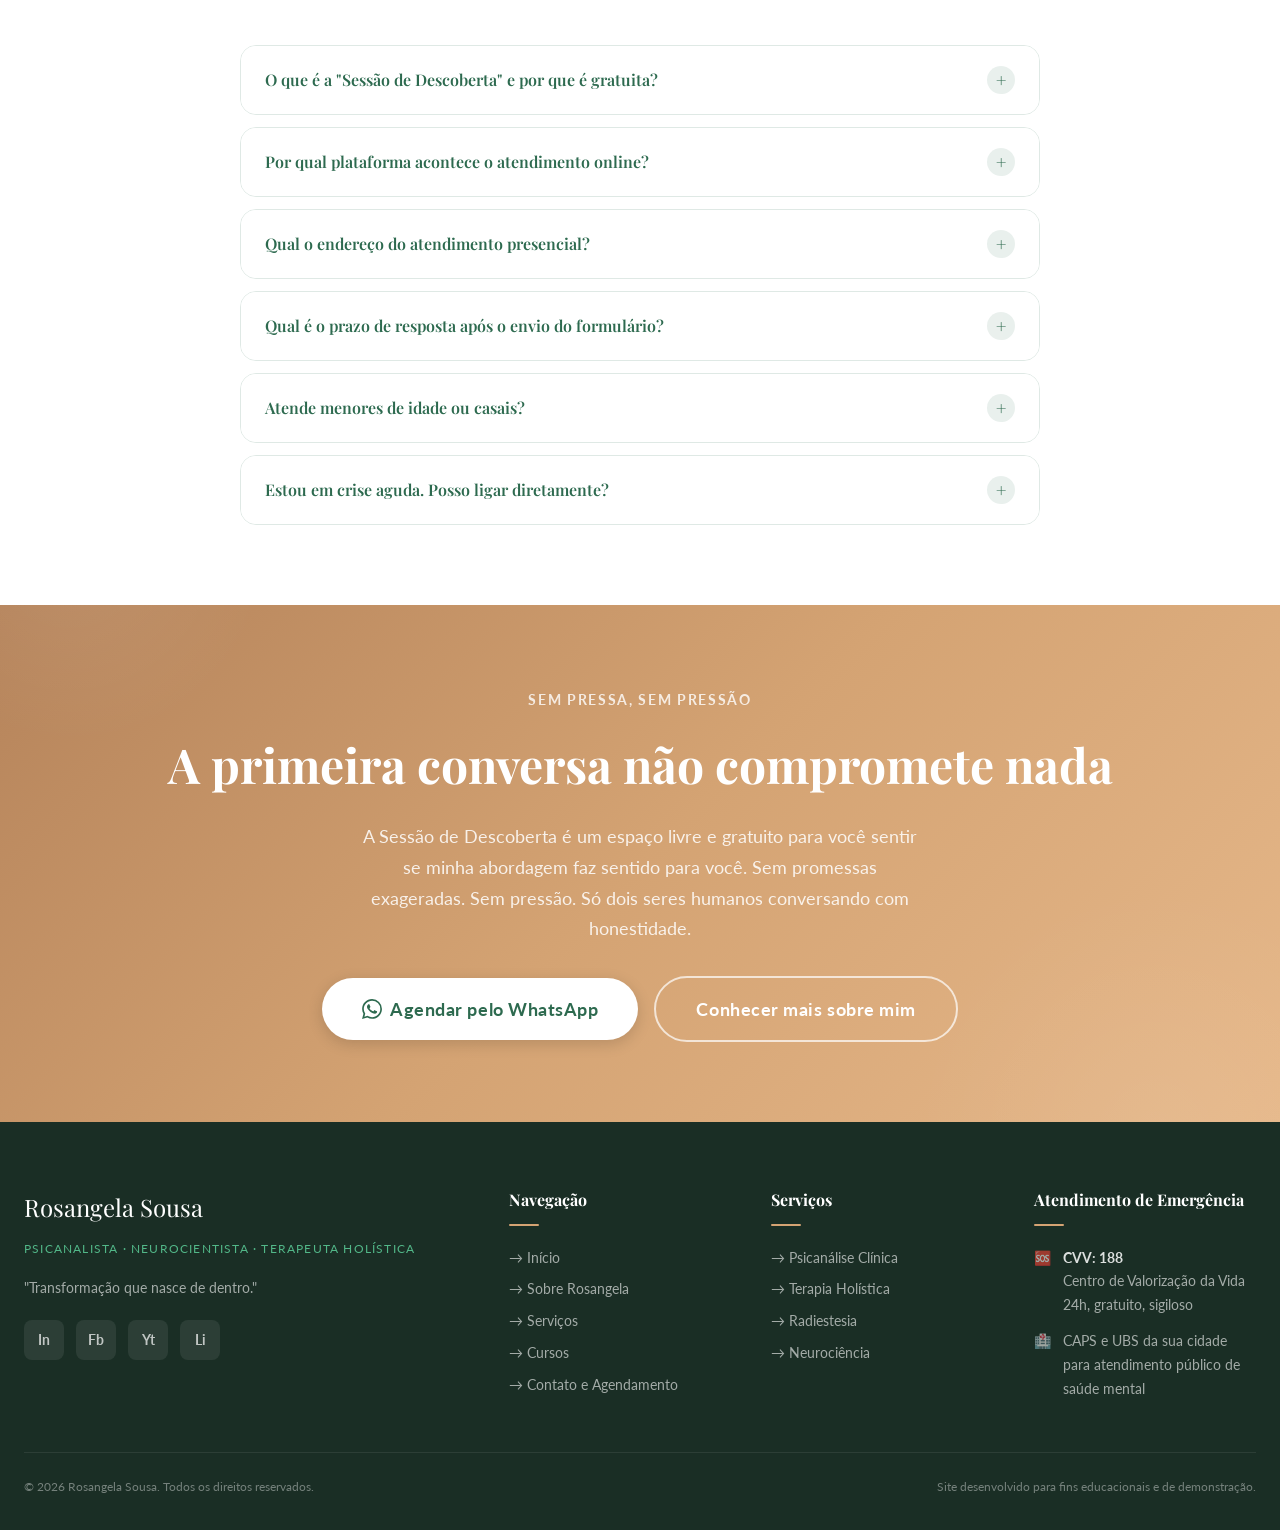
<file: site/pages/contato.html>
<!DOCTYPE html>
<html lang="pt-BR">
<head>
  <meta charset="UTF-8" />
  <meta name="viewport" content="width=device-width, initial-scale=1.0" />

  <!-- SEO -->
  <title>Contato &amp; Agendamento — Rosangela Sousa Psicanalista</title>
  <meta name="description" content="Entre em contato com Rosangela Sousa para agendar sua sessão de descoberta gratuita. Atendimento online e presencial em São Paulo." />
  <meta name="keywords" content="contato psicanalista, agendar sessão, terapia online, terapia São Paulo, Rosangela Sousa contato" />

  <!-- Google Fonts -->
  <link rel="preconnect" href="https://fonts.googleapis.com" />
  <link rel="preconnect" href="https://fonts.gstatic.com" crossorigin />
  <link href="https://fonts.googleapis.com/css2?family=Playfair+Display:ital,wght@0,400;0,600;0,700;1,400;1,600&family=Lato:wght@300;400;700;900&display=swap" rel="stylesheet" />

  <!-- CSS -->
  <link rel="stylesheet" href="../css/styles.css" />

  <link rel="icon" type="image/svg+xml" href="data:image/svg+xml,<svg xmlns='http://www.w3.org/2000/svg' viewBox='0 0 100 100'><text y='.9em' font-size='90'>🌿</text></svg>" />

  <style>
    /* Estilos extras para página de contato */
    .contact-grid {
      display: grid;
      grid-template-columns: 1fr 1.5fr;
      gap: 4rem;
      align-items: start;
    }

    .contact-sidebar {
      position: sticky;
      top: calc(var(--navbar-height) + 2rem);
    }

    .contact-info-card {
      background: var(--color-white);
      border-radius: var(--radius-xl);
      padding: var(--space-8);
      box-shadow: var(--shadow-card);
      border: 1px solid rgba(45, 106, 79, 0.08);
      margin-bottom: 1.5rem;
    }

    .contact-info-card h3 {
      font-family: var(--font-heading);
      font-size: var(--text-lg);
      color: var(--color-emerald-dark);
      margin-bottom: var(--space-5);
      padding-bottom: var(--space-3);
      border-bottom: 2px solid var(--color-cream);
    }

    .contact-item {
      display: flex;
      align-items: flex-start;
      gap: var(--space-3);
      margin-bottom: var(--space-4);
      font-size: var(--text-sm);
      color: var(--color-text-secondary);
      line-height: 1.6;
    }

    .contact-item:last-child {
      margin-bottom: 0;
    }

    .contact-icon {
      width: 40px;
      height: 40px;
      min-width: 40px;
      background: linear-gradient(135deg, rgba(45,106,79,0.1), rgba(82,183,136,0.1));
      border-radius: var(--radius-md);
      display: flex;
      align-items: center;
      justify-content: center;
      font-size: 1.2rem;
    }

    .contact-item-content .label {
      font-weight: 700;
      color: var(--color-text-primary);
      font-size: var(--text-sm);
      margin-bottom: 2px;
    }

    .contact-item-content .value {
      font-size: var(--text-sm);
      color: var(--color-text-secondary);
    }

    .schedule-grid {
      display: grid;
      grid-template-columns: repeat(7, 1fr);
      gap: 4px;
      margin-top: 0.75rem;
    }

    .schedule-day-item {
      text-align: center;
      padding: 6px 4px;
      border-radius: var(--radius-md);
      font-size: 0.65rem;
      font-weight: 700;
      letter-spacing: 0.05em;
    }

    .schedule-day-item.open {
      background: rgba(45, 106, 79, 0.1);
      color: var(--color-emerald-dark);
    }

    .schedule-day-item.half {
      background: rgba(212, 163, 115, 0.15);
      color: var(--color-terracotta-dark);
    }

    .schedule-day-item.closed {
      background: rgba(0,0,0,0.04);
      color: var(--color-text-light);
    }

    .schedule-day-item.today {
      border: 2px solid var(--color-emerald-mid);
    }

    .whatsapp-direct-btn {
      display: flex;
      align-items: center;
      justify-content: center;
      gap: 0.75rem;
      width: 100%;
      padding: var(--space-4) var(--space-6);
      background: #25D366;
      color: white;
      border-radius: var(--radius-xl);
      font-weight: 700;
      font-size: var(--text-base);
      transition: all var(--transition-base);
      box-shadow: 0 4px 15px rgba(37,211,102,0.35);
    }

    .whatsapp-direct-btn:hover {
      background: #20b858;
      transform: translateY(-2px);
      box-shadow: 0 8px 25px rgba(37,211,102,0.5);
    }

    .form-wrapper {
      background: var(--color-white);
      border-radius: var(--radius-2xl);
      padding: var(--space-10);
      box-shadow: var(--shadow-card);
      border: 1px solid rgba(45, 106, 79, 0.08);
    }

    @media (max-width: 1024px) {
      .contact-grid {
        grid-template-columns: 1fr;
        gap: 2.5rem;
      }
      .contact-sidebar {
        position: static;
      }
    }

/* ─── BOOKING WIDGET ─── */
.booking-widget {
  background: var(--color-white);
  border-radius: var(--radius-2xl);
  box-shadow: var(--shadow-xl);
  border: 1px solid rgba(45, 106, 79, 0.1);
  overflow: hidden;
  max-width: 860px;
  margin: 0 auto 2rem;
}

/* Barra de progresso */
.booking-progress {
  background: var(--color-emerald-dark);
  padding: 1.5rem 2rem 1rem;
}

.progress-bar-track {
  height: 4px;
  background: rgba(255,255,255,0.2);
  border-radius: 99px;
  margin-bottom: 1.25rem;
  overflow: hidden;
}

.progress-fill {
  height: 100%;
  background: var(--color-terracotta);
  border-radius: 99px;
  transition: width 0.5s cubic-bezier(0.4, 0, 0.2, 1);
  width: 0%;
}

.progress-steps {
  display: flex;
  justify-content: space-between;
  gap: 0.5rem;
}

.progress-step {
  display: flex;
  flex-direction: column;
  align-items: center;
  gap: 0.35rem;
  flex: 1;
  opacity: 0.5;
  transition: opacity 0.3s ease;
}

.progress-step.active,
.progress-step.completed {
  opacity: 1;
}

.step-dot {
  width: 32px;
  height: 32px;
  border-radius: 50%;
  background: rgba(255,255,255,0.15);
  color: white;
  display: flex;
  align-items: center;
  justify-content: center;
  font-size: 0.8rem;
  font-weight: 700;
  border: 2px solid rgba(255,255,255,0.3);
  transition: all 0.3s ease;
}

.progress-step.active .step-dot {
  background: var(--color-terracotta);
  border-color: var(--color-terracotta);
  transform: scale(1.1);
}

.progress-step.completed .step-dot {
  background: var(--color-emerald-mid);
  border-color: var(--color-emerald-mid);
}

.progress-step.completed .step-dot::after {
  content: '✓';
}

.progress-step.completed .step-dot {
  font-size: 0;
}

.step-label {
  font-size: 0.7rem;
  color: rgba(255,255,255,0.85);
  font-weight: 600;
  letter-spacing: 0.05em;
  text-transform: uppercase;
}

/* Corpo do widget */
.booking-body {
  padding: 2.5rem;
}

/* Etapas */
.booking-step.hidden {
  display: none;
}

.step-title {
  font-family: var(--font-heading);
  font-size: 1.5rem;
  color: var(--color-emerald-dark);
  margin-bottom: 0.4rem;
}

.step-desc {
  font-size: 0.9rem;
  color: var(--color-text-secondary);
  margin-bottom: 1.75rem;
  line-height: 1.6;
}

/* Grid de serviços */
.servico-grid {
  display: grid;
  grid-template-columns: 1fr 1fr;
  gap: 0.75rem;
}

.servico-option {
  display: flex;
  align-items: center;
  gap: 1rem;
  padding: 1rem 1.25rem;
  background: var(--color-bg-alt);
  border: 2px solid transparent;
  border-radius: var(--radius-lg);
  cursor: pointer;
  text-align: left;
  transition: all 0.2s ease;
  width: 100%;
  position: relative;
}

.servico-option:hover {
  background: rgba(45,106,79,0.06);
  border-color: var(--color-emerald-light);
  transform: translateY(-1px);
}

.servico-option.selected {
  background: rgba(45,106,79,0.08);
  border-color: var(--color-emerald-dark);
}

.servico-icon {
  font-size: 1.75rem;
  flex-shrink: 0;
}

.servico-info {
  display: flex;
  flex-direction: column;
  gap: 0.2rem;
  flex: 1;
}

.servico-info strong {
  font-size: 0.9rem;
  color: var(--color-text-primary);
  font-weight: 700;
  line-height: 1.3;
}

.servico-info span {
  font-size: 0.78rem;
  color: var(--color-text-secondary);
}

.servico-check {
  width: 22px;
  height: 22px;
  border-radius: 50%;
  background: var(--color-emerald-dark);
  color: white;
  font-size: 0.7rem;
  display: flex;
  align-items: center;
  justify-content: center;
  opacity: 0;
  transition: opacity 0.2s ease;
  flex-shrink: 0;
}

.servico-option.selected .servico-check {
  opacity: 1;
}

/* Calendário */
.calendar-wrapper {
  max-width: 420px;
  margin: 0 auto;
}

.calendar-header {
  display: flex;
  align-items: center;
  justify-content: space-between;
  margin-bottom: 1rem;
}

.cal-month-year {
  font-family: var(--font-heading);
  font-size: 1.1rem;
  color: var(--color-emerald-dark);
  font-weight: 600;
}

.cal-nav {
  width: 36px;
  height: 36px;
  border-radius: 50%;
  background: rgba(45,106,79,0.1);
  color: var(--color-emerald-dark);
  font-size: 1.25rem;
  display: flex;
  align-items: center;
  justify-content: center;
  cursor: pointer;
  transition: all 0.2s ease;
  border: none;
  line-height: 1;
}

.cal-nav:hover:not(:disabled) {
  background: var(--color-emerald-dark);
  color: white;
}

.cal-nav:disabled {
  opacity: 0.3;
  cursor: not-allowed;
}

.calendar-weekdays {
  display: grid;
  grid-template-columns: repeat(7, 1fr);
  gap: 2px;
  margin-bottom: 0.5rem;
}

.calendar-weekdays span {
  text-align: center;
  font-size: 0.7rem;
  font-weight: 700;
  letter-spacing: 0.05em;
  text-transform: uppercase;
  color: var(--color-text-light);
  padding: 0.25rem 0;
}

.calendar-grid {
  display: grid;
  grid-template-columns: repeat(7, 1fr);
  gap: 3px;
}

.cal-day {
  aspect-ratio: 1;
  border-radius: var(--radius-md);
  border: none;
  background: transparent;
  cursor: pointer;
  font-size: 0.85rem;
  font-weight: 500;
  color: var(--color-text-primary);
  display: flex;
  align-items: center;
  justify-content: center;
  transition: all 0.15s ease;
  position: relative;
}

.cal-day.available {
  background: rgba(82,183,136,0.15);
  color: var(--color-emerald-dark);
  font-weight: 600;
}

.cal-day.available:hover {
  background: rgba(45,106,79,0.2);
  transform: scale(1.08);
}

.cal-day.limited {
  background: rgba(212,163,115,0.2);
  color: var(--color-terracotta-dark);
  font-weight: 600;
}

.cal-day.limited:hover {
  background: rgba(212,163,115,0.35);
  transform: scale(1.08);
}

.cal-day.full,
.cal-day.disabled {
  color: rgba(0,0,0,0.2);
  cursor: not-allowed;
  font-weight: 400;
}

.cal-day.other-month {
  opacity: 0;
  pointer-events: none;
}

.cal-day.today {
  outline: 2px solid var(--color-emerald-dark);
  outline-offset: 1px;
  font-weight: 700;
}

.cal-day.selected {
  background: var(--color-emerald-dark) !important;
  color: white !important;
  font-weight: 700;
  transform: scale(1.08);
}

/* Legenda */
.legend-row {
  display: flex;
  gap: 1rem;
  justify-content: center;
  flex-wrap: wrap;
  margin-top: 1.25rem;
}

.legend-item {
  font-size: 0.75rem;
  display: flex;
  align-items: center;
  gap: 0.4rem;
  color: var(--color-text-secondary);
}

.legend-item::before {
  content: '';
  width: 12px;
  height: 12px;
  border-radius: 3px;
  display: inline-block;
}

.legend-available::before  { background: rgba(82,183,136,0.4); }
.legend-limited::before    { background: rgba(212,163,115,0.4); }
.legend-full::before       { background: rgba(0,0,0,0.1); }
.legend-today::before      { background: transparent; border: 2px solid var(--color-emerald-dark); }

/* Grid de horários */
.time-grid {
  display: grid;
  grid-template-columns: repeat(4, 1fr);
  gap: 0.6rem;
}

.time-slot {
  padding: 0.6rem 0.5rem;
  border-radius: var(--radius-md);
  border: 2px solid;
  font-size: 0.875rem;
  font-weight: 600;
  cursor: pointer;
  transition: all 0.15s ease;
  text-align: center;
}

.time-slot.available {
  border-color: var(--color-emerald-mid);
  color: var(--color-emerald-dark);
  background: transparent;
}

.time-slot.available:hover {
  background: rgba(45,106,79,0.1);
  transform: translateY(-1px);
}

.time-slot.available.selected {
  background: var(--color-emerald-dark);
  border-color: var(--color-emerald-dark);
  color: white;
  transform: translateY(-1px);
}

.time-slot.busy {
  border-color: rgba(0,0,0,0.08);
  color: rgba(0,0,0,0.2);
  cursor: not-allowed;
  text-decoration: line-through;
}

/* Resumo mini (step 4) */
.booking-summary-mini {
  background: rgba(45,106,79,0.06);
  border: 1px solid rgba(45,106,79,0.15);
  border-radius: var(--radius-lg);
  padding: 1rem 1.25rem;
  margin-bottom: 1.5rem;
  display: grid;
  grid-template-columns: 1fr 1fr;
  gap: 0.5rem 1rem;
}

.booking-summary-mini:empty { display: none; }

/* Resumo completo (step 5) */
.booking-summary-full {
  background: var(--color-bg-alt);
  border-radius: var(--radius-lg);
  padding: 1.25rem 1.5rem;
  margin: 1.5rem 0;
  display: grid;
  grid-template-columns: 1fr 1fr;
  gap: 0.6rem 1rem;
  text-align: left;
}

.summary-row {
  display: flex;
  flex-direction: column;
  gap: 0.15rem;
  font-size: 0.85rem;
}

.summary-row span {
  color: var(--color-text-light);
  font-size: 0.75rem;
}

.summary-row strong {
  color: var(--color-text-primary);
  font-weight: 600;
}

/* Form grid da agenda */
.agenda-form-grid {
  display: grid;
  grid-template-columns: 1fr 1fr;
  gap: 1rem;
}

.agenda-form-grid .full-width { grid-column: 1 / -1; }

/* Navegação */
.booking-nav {
  display: flex;
  justify-content: space-between;
  align-items: center;
  margin-top: 2rem;
  padding-top: 1.5rem;
  border-top: 1px solid var(--color-cream);
}

/* Confirmação */
.confirmation-wrapper {
  text-align: center;
  padding: 1rem 0;
}

.confirmation-icon {
  width: 72px;
  height: 72px;
  border-radius: 50%;
  background: linear-gradient(135deg, var(--color-emerald-dark), var(--color-emerald-mid));
  color: white;
  font-size: 2rem;
  display: flex;
  align-items: center;
  justify-content: center;
  margin: 0 auto 0.5rem;
  box-shadow: 0 8px 24px rgba(45,106,79,0.3);
}

.cal-actions {
  margin: 1.5rem 0 1rem;
}

.cal-actions-title {
  font-size: 0.9rem;
  color: var(--color-text-secondary);
  margin-bottom: 0.75rem;
  font-weight: 600;
}

.cal-buttons {
  display: flex;
  gap: 0.75rem;
  justify-content: center;
  flex-wrap: wrap;
}

.btn-cal {
  display: inline-flex;
  align-items: center;
  gap: 0.6rem;
  padding: 0.65rem 1.25rem;
  border-radius: var(--radius-lg);
  font-size: 0.875rem;
  font-weight: 600;
  cursor: pointer;
  transition: all 0.2s ease;
  border: 2px solid;
  text-decoration: none;
}

.btn-gcal {
  background: white;
  border-color: #1a73e8;
  color: #1a73e8;
}

.btn-gcal:hover {
  background: #1a73e8;
  color: white;
  transform: translateY(-1px);
  box-shadow: 0 4px 12px rgba(26,115,232,0.3);
}

.btn-outlook {
  background: white;
  border-color: #0078d4;
  color: #0078d4;
}

.btn-outlook:hover {
  background: #0078d4;
  color: white;
  transform: translateY(-1px);
  box-shadow: 0 4px 12px rgba(0,120,212,0.3);
}

/* Integrações row */
.integrations-row {
  display: flex;
  align-items: center;
  justify-content: center;
  gap: 0.75rem;
  flex-wrap: wrap;
  padding: 0.5rem;
}

.integration-badge {
  background: var(--color-white);
  border: 1px solid rgba(45,106,79,0.15);
  border-radius: var(--radius-full);
  padding: 0.35rem 0.9rem;
  font-size: 0.78rem;
  font-weight: 600;
  color: var(--color-text-secondary);
}

/* Toast */
.agenda-toast {
  position: fixed;
  bottom: 2rem;
  left: 50%;
  transform: translateX(-50%) translateY(100px);
  background: var(--color-emerald-dark);
  color: white;
  padding: 0.75rem 1.5rem;
  border-radius: var(--radius-full);
  font-size: 0.9rem;
  font-weight: 600;
  z-index: 9999;
  box-shadow: 0 8px 24px rgba(0,0,0,0.2);
  transition: transform 0.3s ease;
  white-space: nowrap;
  pointer-events: none;
}

.agenda-toast.show {
  transform: translateX(-50%) translateY(0);
}

/* Shake animation */
@keyframes shake {
  0%, 100% { transform: translateX(0); }
  20%       { transform: translateX(-8px); }
  40%       { transform: translateX(8px); }
  60%       { transform: translateX(-6px); }
  80%       { transform: translateX(6px); }
}

.shake { animation: shake 0.5s ease; }

/* ─── RESPONSIVO ─── */
@media (max-width: 768px) {
  .booking-body { padding: 1.5rem; }
  .servico-grid { grid-template-columns: 1fr; }
  .time-grid { grid-template-columns: repeat(3, 1fr); }
  .agenda-form-grid { grid-template-columns: 1fr; }
  .booking-summary-full,
  .booking-summary-mini { grid-template-columns: 1fr; }
  .step-label { display: none; }
}

@media (max-width: 480px) {
  .time-grid { grid-template-columns: repeat(3, 1fr); }
  .cal-buttons { flex-direction: column; }
  .btn-cal { justify-content: center; }
}
  </style>
</head>
<body>

<!-- NAVBAR -->
<nav class="navbar" role="navigation" aria-label="Navegação principal">
  <div class="container navbar-inner">
    <a href="../index.html" class="navbar-logo" aria-label="Rosangela Sousa - Início">
      <span class="logo-name">Rosangela Sousa</span>
      <span class="logo-title">Psicanalista · Neurocientista</span>
    </a>
    <ul class="navbar-menu" role="menubar">
      <li role="none"><a href="../index.html" class="navbar-link"        role="menuitem">Início</a></li>
      <li role="none"><a href="sobre.html"    class="navbar-link"        role="menuitem">Sobre</a></li>
      <li role="none"><a href="servicos.html" class="navbar-link"        role="menuitem">Serviços</a></li>
      <li role="none"><a href="cursos.html"   class="navbar-link"        role="menuitem">Cursos</a></li>
      <li role="none"><a href="contato.html"  class="navbar-link active" role="menuitem">Contato e Agendamento</a></li>
      <li role="none">
        <a href="#agenda" class="navbar-link navbar-cta" role="menuitem">Agendar Sessão</a>
      </li>
    </ul>
    <button class="navbar-toggle" aria-label="Abrir menu" aria-expanded="false">
      <span></span><span></span><span></span>
    </button>
  </div>
</nav>


<!-- HERO -->
<header class="page-hero" aria-label="Contato">
  <div class="container page-hero-inner">
    <nav class="breadcrumb" aria-label="Trilha de navegação">
      <a href="../index.html">Início</a>
      <span aria-hidden="true">›</span>
      <span aria-current="page">Contato e Agendamento</span>
    </nav>
    <h1>Contato e Agendamento</h1>
    <p>Agende sua sessão online em minutos — ou envie uma mensagem. Respondo pessoalmente.</p>
  </div>
</header>


<!-- AGENDA SECTION -->
<section id="agenda" class="section bg-white" aria-label="Agendamento online">
  <div class="container">

    <div class="section-header fade-in">
      <span class="section-label">Em poucos minutos</span>
      <h2 class="section-title">Agende Sua Sessão</h2>
      <p class="section-subtitle">
        Escolha o tipo de atendimento, selecione data e horário disponíveis.
        Após a confirmação, adicione automaticamente à sua agenda Google ou Outlook.
      </p>
    </div>

    <div class="booking-widget fade-in" role="region" aria-label="Sistema de agendamento">

      <!-- Indicador de progresso -->
      <div class="booking-progress" aria-label="Etapas do agendamento">
        <div class="progress-bar-track">
          <div class="progress-fill" id="progressFill"></div>
        </div>
        <div class="progress-steps">
          <div class="progress-step active" data-step="1" aria-label="Etapa 1: Serviço">
            <div class="step-dot">1</div>
            <span class="step-label">Serviço</span>
          </div>
          <div class="progress-step" data-step="2" aria-label="Etapa 2: Data">
            <div class="step-dot">2</div>
            <span class="step-label">Data</span>
          </div>
          <div class="progress-step" data-step="3" aria-label="Etapa 3: Horário">
            <div class="step-dot">3</div>
            <span class="step-label">Horário</span>
          </div>
          <div class="progress-step" data-step="4" aria-label="Etapa 4: Seus dados">
            <div class="step-dot">4</div>
            <span class="step-label">Dados</span>
          </div>
        </div>
      </div>

      <!-- Corpo -->
      <div class="booking-body">

        <!-- Step 1: Tipo de Sessão -->
        <div class="booking-step" id="agendaStep1">
          <h3 class="step-title">Qual tipo de atendimento você procura?</h3>
          <p class="step-desc">Selecione para ver os horários disponíveis</p>
          <div class="servico-grid" role="radiogroup" aria-label="Selecione o tipo de sessão">
            <button class="servico-option" data-id="descoberta" data-duracao="50" data-preco="Gratuita" data-nome="Sessão de Descoberta" aria-pressed="false">
              <span class="servico-icon">🌱</span>
              <div class="servico-info">
                <strong>Sessão de Descoberta</strong>
                <span>50 min · Gratuita · Sem compromisso</span>
              </div>
              <span class="servico-check" aria-hidden="true">✓</span>
            </button>
            <button class="servico-option" data-id="psicanalise" data-duracao="50" data-preco="R$ 180–220" data-nome="Psicanálise Clínica" aria-pressed="false">
              <span class="servico-icon">🧠</span>
              <div class="servico-info">
                <strong>Psicanálise Clínica</strong>
                <span>50 min · R$ 180–220</span>
              </div>
              <span class="servico-check" aria-hidden="true">✓</span>
            </button>
            <button class="servico-option" data-id="holistica" data-duracao="60" data-preco="R$ 200–250" data-nome="Terapia Holística Integrativa" aria-pressed="false">
              <span class="servico-icon">🌿</span>
              <div class="servico-info">
                <strong>Terapia Holística Integrativa</strong>
                <span>60 min · R$ 200–250</span>
              </div>
              <span class="servico-check" aria-hidden="true">✓</span>
            </button>
            <button class="servico-option" data-id="radiestesia" data-duracao="60" data-preco="R$ 180–220" data-nome="Radiestesia Terapêutica" aria-pressed="false">
              <span class="servico-icon">🔮</span>
              <div class="servico-info">
                <strong>Radiestesia Terapêutica</strong>
                <span>60 min · R$ 180–220</span>
              </div>
              <span class="servico-check" aria-hidden="true">✓</span>
            </button>
            <button class="servico-option" data-id="neurociencia" data-duracao="50" data-preco="R$ 200–250" data-nome="Neurociência Aplicada" aria-pressed="false">
              <span class="servico-icon">⚡</span>
              <div class="servico-info">
                <strong>Neurociência Aplicada</strong>
                <span>50 min · R$ 200–250</span>
              </div>
              <span class="servico-check" aria-hidden="true">✓</span>
            </button>
          </div>
        </div>

        <!-- Step 2: Data -->
        <div class="booking-step hidden" id="agendaStep2">
          <h3 class="step-title">Escolha uma data disponível</h3>
          <p class="step-desc">Dias com fundo verde têm horários livres</p>
          <div class="calendar-wrapper">
            <div class="calendar-header">
              <button class="cal-nav" id="calPrev" aria-label="Mês anterior">‹</button>
              <h4 class="cal-month-year" id="calMonthYear"></h4>
              <button class="cal-nav" id="calNext" aria-label="Próximo mês">›</button>
            </div>
            <div class="calendar-weekdays" aria-hidden="true">
              <span>Dom</span><span>Seg</span><span>Ter</span>
              <span>Qua</span><span>Qui</span><span>Sex</span><span>Sáb</span>
            </div>
            <div class="calendar-grid" id="calendarGrid" role="grid" aria-label="Calendário"></div>
          </div>
          <div class="legend-row" aria-label="Legenda do calendário">
            <span class="legend-item legend-available">Disponível</span>
            <span class="legend-item legend-limited">Poucos horários</span>
            <span class="legend-item legend-full">Sem horários</span>
            <span class="legend-item legend-today">Hoje</span>
          </div>
        </div>

        <!-- Step 3: Horário -->
        <div class="booking-step hidden" id="agendaStep3">
          <h3 class="step-title">Horários disponíveis em <span id="selectedDateLabel" style="color:var(--color-emerald-dark)">—</span></h3>
          <p class="step-desc">Duração da sessão: <strong id="sessionDurationLabel">50</strong> minutos</p>
          <div class="time-grid" id="timeGrid" role="radiogroup" aria-label="Horários disponíveis">
            <!-- preenchido por JS -->
          </div>
        </div>

        <!-- Step 4: Dados -->
        <div class="booking-step hidden" id="agendaStep4">
          <h3 class="step-title">Seus dados para confirmação</h3>
          <p class="step-desc">Utilizamos apenas para confirmar seu agendamento</p>

          <div class="booking-summary-mini" id="bookingSummaryMini"></div>

          <div class="agenda-form-grid">
            <div class="form-group">
              <label class="form-label" for="agendaNome">Nome completo <span style="color:var(--color-terracotta)">*</span></label>
              <input type="text" id="agendaNome" class="form-input" placeholder="Seu nome completo" required autocomplete="name" />
              <span class="form-error" role="alert">Por favor, informe seu nome.</span>
            </div>
            <div class="form-group">
              <label class="form-label" for="agendaEmail">E-mail <span style="color:var(--color-terracotta)">*</span></label>
              <input type="email" id="agendaEmail" class="form-input" placeholder="seu@email.com" required autocomplete="email" />
              <span class="form-error" role="alert">Informe um e-mail válido.</span>
            </div>
            <div class="form-group">
              <label class="form-label" for="agendaTelefone">WhatsApp <span style="color:var(--color-terracotta)">*</span></label>
              <input type="tel" id="agendaTelefone" class="form-input" placeholder="(11) 99467-3421" required autocomplete="tel" />
              <span class="form-error" role="alert">Informe um telefone com DDD.</span>
            </div>
            <div class="form-group">
              <label class="form-label" for="agendaModalidade">Modalidade <span style="color:var(--color-terracotta)">*</span></label>
              <select id="agendaModalidade" class="form-select" required>
                <option value="" disabled selected>Selecione</option>
                <option value="online">Online (videochamada)</option>
                <option value="presencial">Presencial — Santo André/SP</option>
              </select>
              <span class="form-error" role="alert">Selecione a modalidade.</span>
            </div>
            <div class="form-group full-width">
              <label class="form-label" for="agendaObs">Observações (opcional)</label>
              <textarea id="agendaObs" class="form-textarea" rows="2" placeholder="Algo que queira compartilhar antes da sessão..."></textarea>
            </div>
            <div class="form-group full-width">
              <label style="display:flex;align-items:flex-start;gap:0.75rem;cursor:pointer;font-size:0.85rem;color:var(--color-text-secondary);line-height:1.6;">
                <input type="checkbox" id="agendaLgpd" required style="margin-top:3px;accent-color:var(--color-emerald-dark);flex-shrink:0;" />
                <span>Concordo com o tratamento dos meus dados pessoais para fins de agendamento, conforme a <strong>LGPD</strong>. Dados não serão compartilhados com terceiros.</span>
              </label>
              <span class="form-error" id="lgpdError" role="alert" style="display:none;">Você precisa aceitar os termos para continuar.</span>
            </div>
          </div>
        </div>

        <!-- Step 5: Confirmação -->
        <div class="booking-step hidden" id="agendaStep5">
          <div class="confirmation-wrapper">
            <div class="confirmation-icon" aria-hidden="true">✓</div>
            <h3 class="step-title" style="margin-top:1rem;">Solicitação Enviada!</h3>
            <p class="step-desc">Rosangela confirmará em até 2h em dias úteis via WhatsApp ou e-mail.</p>

            <div class="booking-summary-full" id="bookingSummaryFull"></div>

            <div class="cal-actions">
              <p class="cal-actions-title">📅 Adicione à sua agenda agora:</p>
              <div class="cal-buttons">
                <a href="#" id="googleCalBtn" class="btn-cal btn-gcal" target="_blank" rel="noopener noreferrer">
                  <svg width="18" height="18" viewBox="0 0 24 24" fill="none" aria-hidden="true"><rect width="24" height="24" rx="3" fill="#fff"/><path d="M17.5 4h-11A2.5 2.5 0 004 6.5v11A2.5 2.5 0 006.5 20h11a2.5 2.5 0 002.5-2.5v-11A2.5 2.5 0 0017.5 4z" fill="#1a73e8"/><path d="M8 11h8M8 14h5" stroke="#fff" stroke-width="1.5" stroke-linecap="round"/></svg>
                  Google Calendar
                </a>
                <button class="btn-cal btn-outlook" id="outlookCalBtn" type="button">
                  <svg width="18" height="18" viewBox="0 0 24 24" fill="none" aria-hidden="true"><rect width="24" height="24" rx="3" fill="#0078d4"/><path d="M5 7h14v10H5z" fill="#fff" fill-opacity=".2"/><path d="M5 7l7 5 7-5" stroke="#fff" stroke-width="1.5"/></svg>
                  Outlook / .ics
                </button>
              </div>
            </div>

            <div style="margin-top:1.5rem;">
              <a href="#" id="whatsappConfirmBtn" class="btn btn-primary btn-lg" target="_blank" rel="noopener noreferrer">
                <svg width="20" height="20" fill="currentColor" viewBox="0 0 24 24" aria-hidden="true"><path d="M17.472 14.382c-.297-.149-1.758-.867-2.03-.967-.273-.099-.471-.148-.67.15-.197.297-.767.966-.94 1.164-.173.199-.347.223-.644.075-.297-.15-1.255-.463-2.39-1.475-.883-.788-1.48-1.761-1.653-2.059-.173-.297-.018-.458.13-.606.134-.133.298-.347.446-.52.149-.174.198-.298.298-.497.099-.198.05-.371-.025-.52-.075-.149-.669-1.612-.916-2.207-.242-.579-.487-.5-.669-.51-.173-.008-.371-.01-.57-.01-.198 0-.52.074-.792.372-.272.297-1.04 1.016-1.04 2.479 0 1.462 1.065 2.875 1.213 3.074.149.198 2.096 3.2 5.077 4.487.709.306 1.262.489 1.694.625.712.227 1.36.195 1.871.118.571-.085 1.758-.719 2.006-1.413.248-.694.248-1.289.173-1.413-.074-.124-.272-.198-.57-.347m-5.421 7.403h-.004a9.87 9.87 0 01-5.031-1.378l-.361-.214-3.741.982.998-3.648-.235-.374a9.86 9.86 0 01-1.51-5.26c.001-5.45 4.436-9.884 9.888-9.884 2.64 0 5.122 1.03 6.988 2.898a9.825 9.825 0 012.893 6.994c-.003 5.45-4.437 9.884-9.885 9.884m8.413-18.297A11.815 11.815 0 0012.05 0C5.495 0 .16 5.335.157 11.892c0 2.096.547 4.142 1.588 5.945L.057 24l6.305-1.654a11.882 11.882 0 005.683 1.448h.005c6.554 0 11.89-5.335 11.893-11.893a11.821 11.821 0 00-3.48-8.413z"/></svg>
                Confirmar pelo WhatsApp
              </a>
              <p style="font-size:0.8rem;color:var(--color-text-light);margin-top:0.75rem;">A confirmação definitiva ocorre após o retorno da Rosangela.</p>
            </div>
          </div>
        </div>

        <!-- Navegação -->
        <div class="booking-nav" id="bookingNav">
          <button class="btn btn-outline btn-md" id="agendaBtnPrev" type="button" style="display:none;">← Voltar</button>
          <button class="btn btn-primary btn-md" id="agendaBtnNext" type="button">Continuar →</button>
        </div>

      </div>
    </div>

    <div class="integrations-row fade-in" aria-label="Integrações disponíveis">
      <span style="font-size:0.85rem;color:var(--color-text-light);">Integra com:</span>
      <span class="integration-badge">📅 Google Calendar</span>
      <span class="integration-badge">📆 Microsoft Outlook</span>
      <span class="integration-badge">📱 WhatsApp</span>
    </div>

  </div>
</section>


<!-- ╔══════════════════════════════════════╗
     ║  ÁREA DE CONTATO PRINCIPAL          ║
     ╚══════════════════════════════════════╝ -->
<section class="section bg-alt" aria-label="Formulário de contato e informações">
  <div class="container">
    <div class="contact-grid">

      <!-- Sidebar com informações -->
      <aside class="contact-sidebar fade-in-left" aria-label="Informações de contato">

        <!-- WhatsApp direto -->
        <div class="contact-info-card" style="background: linear-gradient(135deg, #f0fdf4, #dcfce7); border-color: rgba(37,211,102,0.2);">
          <h3 style="color: #166534; border-bottom-color: rgba(37,211,102,0.2);">Resposta mais rápida</h3>
          <p style="font-size: 0.875rem; color: #15803d; margin-bottom: 1.25rem; line-height: 1.7;">
            Prefere conversar pelo WhatsApp? É o jeito mais rápido de entrar em contato.
            Geralmente respondo em menos de 2 horas em dias úteis.
          </p>
          <a href="#"
             class="whatsapp-direct-btn"
             data-whatsapp="Olá, Rosangela! Encontrei seu site e gostaria de conversar sobre agendamento."
             target="_blank" rel="noopener"
             aria-label="Enviar mensagem pelo WhatsApp">
            <svg width="22" height="22" fill="currentColor" viewBox="0 0 24 24" aria-hidden="true">
              <path d="M17.472 14.382c-.297-.149-1.758-.867-2.03-.967-.273-.099-.471-.148-.67.15-.197.297-.767.966-.94 1.164-.173.199-.347.223-.644.075-.297-.15-1.255-.463-2.39-1.475-.883-.788-1.48-1.761-1.653-2.059-.173-.297-.018-.458.13-.606.134-.133.298-.347.446-.52.149-.174.198-.298.298-.497.099-.198.05-.371-.025-.52-.075-.149-.669-1.612-.916-2.207-.242-.579-.487-.5-.669-.51-.173-.008-.371-.01-.57-.01-.198 0-.52.074-.792.372-.272.297-1.04 1.016-1.04 2.479 0 1.462 1.065 2.875 1.213 3.074.149.198 2.096 3.2 5.077 4.487.709.306 1.262.489 1.694.625.712.227 1.36.195 1.871.118.571-.085 1.758-.719 2.006-1.413.248-.694.248-1.289.173-1.413-.074-.124-.272-.198-.57-.347m-5.421 7.403h-.004a9.87 9.87 0 01-5.031-1.378l-.361-.214-3.741.982.998-3.648-.235-.374a9.86 9.86 0 01-1.51-5.26c.001-5.45 4.436-9.884 9.888-9.884 2.64 0 5.122 1.03 6.988 2.898a9.825 9.825 0 012.893 6.994c-.003 5.45-4.437 9.884-9.885 9.884m8.413-18.297A11.815 11.815 0 0012.05 0C5.495 0 .16 5.335.157 11.892c0 2.096.547 4.142 1.588 5.945L.057 24l6.305-1.654a11.882 11.882 0 005.683 1.448h.005c6.554 0 11.89-5.335 11.893-11.893a11.821 11.821 0 00-3.48-8.413z"/>
            </svg>
            Enviar mensagem no WhatsApp
          </a>
        </div>

        <!-- Informações de contato -->
        <div class="contact-info-card">
          <h3>Informações de Contato</h3>

          <div class="contact-item">
            <div class="contact-icon" aria-hidden="true">📱</div>
            <div class="contact-item-content">
              <p class="label">WhatsApp / Telefone</p>
              <p class="value">(11) 99467-3421</p>
            </div>
          </div>

          <div class="contact-item">
            <div class="contact-icon" aria-hidden="true">📧</div>
            <div class="contact-item-content">
              <p class="label">E-mail</p>
              <p class="value">contato@rosangelasousa.com.br</p>
            </div>
          </div>

          <div class="contact-item">
            <div class="contact-icon" aria-hidden="true">📍</div>
            <div class="contact-item-content">
              <p class="label">Localização</p>
              <p class="value">
                Atendimento <strong>online</strong> (plataforma segura)<br/>
                Presencial em <strong>consultório</strong> —<br/>
                Santo André/SP<br/>
                <em style="font-size: 0.8rem; color: var(--color-text-light);">(endereço exato informado após agendamento)</em>
              </p>
            </div>
          </div>

          <div class="contact-item">
            <div class="contact-icon" aria-hidden="true">🌐</div>
            <div class="contact-item-content">
              <p class="label">Redes Sociais</p>
              <p class="value">@rsousa_psicanalise (Instagram)<br/>fb.com/rosangelasousa.psi</p>
            </div>
          </div>
        </div>

        <!-- Horários -->
        <div class="contact-info-card schedule-info" aria-label="Horários de atendimento">
          <h3>Horários de Atendimento</h3>

          <div class="schedule-grid" aria-label="Dias da semana">
            <div class="schedule-day-item closed" data-day="dom" aria-label="Domingo: fechado">Dom<br/>—</div>
            <div class="schedule-day-item open"   data-day="seg" aria-label="Segunda: aberto">Seg<br/>8–19h</div>
            <div class="schedule-day-item open"   data-day="ter" aria-label="Terça: aberto">Ter<br/>8–19h</div>
            <div class="schedule-day-item open"   data-day="qua" aria-label="Quarta: aberto">Qua<br/>8–19h</div>
            <div class="schedule-day-item open"   data-day="qui" aria-label="Quinta: aberto">Qui<br/>8–19h</div>
            <div class="schedule-day-item open"   data-day="sex" aria-label="Sexta: aberto">Sex<br/>8–19h</div>
            <div class="schedule-day-item half"   data-day="sab" aria-label="Sábado: meio período">Sáb<br/>8–13h</div>
          </div>

          <div style="margin-top: 1rem; display: flex; gap: 1rem; font-size: 0.75rem; flex-wrap: wrap;">
            <span style="display: flex; align-items: center; gap: 5px; color: var(--color-emerald-dark);">
              <span style="width: 10px; height: 10px; background: rgba(45,106,79,0.2); border-radius: 3px; display: inline-block;"></span>
              Aberto
            </span>
            <span style="display: flex; align-items: center; gap: 5px; color: var(--color-terracotta-dark);">
              <span style="width: 10px; height: 10px; background: rgba(212,163,115,0.25); border-radius: 3px; display: inline-block;"></span>
              Meio período
            </span>
            <span style="display: flex; align-items: center; gap: 5px; color: var(--color-text-light);">
              <span style="width: 10px; height: 10px; background: rgba(0,0,0,0.06); border-radius: 3px; display: inline-block;"></span>
              Fechado
            </span>
          </div>

          <p style="font-size: 0.8rem; color: var(--color-text-light); margin-top: 0.75rem;">
            * Horários para o atendimento online. Para o presencial, consulte disponibilidade específica.
          </p>
        </div>

      </aside>


      <!-- Formulário de pré-triagem -->
      <div class="fade-in-right">
        <div class="form-wrapper">
          <h2 style="font-family: var(--font-heading); font-size: 1.75rem; color: var(--color-emerald-dark); margin-bottom: 0.5rem;">
            Formulário de Pré-Triagem
          </h2>
          <p style="color: var(--color-text-secondary); font-size: 0.9rem; margin-bottom: 2rem; line-height: 1.7;">
            Preencha com o que se sentir confortável. Essas informações me ajudam a entender
            melhor sua situação antes do nosso primeiro contato. Tudo é tratado com absoluto sigilo.
          </p>

          <form class="contact-form" novalidate aria-label="Formulário de pré-triagem para agendamento">

            <div class="form-grid">

              <!-- Nome -->
              <div class="form-group">
                <label class="form-label" for="nome">
                  Nome completo <span class="required" aria-hidden="true">*</span>
                </label>
                <input
                  type="text"
                  id="nome"
                  name="nome"
                  class="form-input"
                  placeholder="Seu nome"
                  required
                  autocomplete="name"
                  aria-required="true"
                />
                <span class="form-error" role="alert">Por favor, informe seu nome.</span>
              </div>

              <!-- E-mail -->
              <div class="form-group">
                <label class="form-label" for="email">
                  E-mail <span class="required" aria-hidden="true">*</span>
                </label>
                <input
                  type="email"
                  id="email"
                  name="email"
                  class="form-input"
                  placeholder="seu@email.com"
                  required
                  autocomplete="email"
                  aria-required="true"
                />
                <span class="form-error" role="alert">Por favor, informe um e-mail válido.</span>
              </div>

              <!-- Telefone / WhatsApp -->
              <div class="form-group">
                <label class="form-label" for="telefone">
                  Telefone / WhatsApp <span class="required" aria-hidden="true">*</span>
                </label>
                <input
                  type="tel"
                  id="telefone"
                  name="telefone"
                  class="form-input"
                  placeholder="(11) 99467-3421"
                  required
                  autocomplete="tel"
                  aria-required="true"
                />
                <span class="form-error" role="alert">Informe um telefone com DDD válido.</span>
              </div>

              <!-- Serviço de interesse -->
              <div class="form-group">
                <label class="form-label" for="servico">
                  Serviço de interesse
                </label>
                <select id="servico" name="servico" class="form-select" aria-label="Selecione o serviço de interesse">
                  <option value="" disabled selected>Selecione uma opção</option>
                  <option value="psicanálise">Psicanálise Clínica</option>
                  <option value="terapia holística">Terapia Holística Integrativa</option>
                  <option value="radiestesia">Radiestesia Terapêutica</option>
                  <option value="neurociência aplicada">Neurociência Aplicada</option>
                  <option value="cursos">Cursos Online</option>
                  <option value="atendimento corporativo">Atendimento Corporativo</option>
                  <option value="não sei ainda">Ainda não sei — quero conversar</option>
                </select>
              </div>

              <!-- Principal dificuldade -->
              <div class="form-group full-width">
                <label class="form-label" for="dificuldade">
                  O que te trouxe até aqui? Qual a sua principal dificuldade?
                </label>
                <textarea
                  id="dificuldade"
                  name="dificuldade"
                  class="form-textarea"
                  placeholder="Pode ser algo breve — o que você quiser compartilhar agora. Exemplo: 'Estou com muita ansiedade e dificuldade de dormir' ou 'Preciso entender padrões que se repetem na minha vida'..."
                  rows="4"
                  aria-label="Descreva sua principal dificuldade ou o que trouxe você aqui"
                ></textarea>
              </div>

              <!-- Como me encontrou -->
              <div class="form-group">
                <label class="form-label" for="origem">
                  Como me encontrou?
                </label>
                <select id="origem" name="origem" class="form-select" aria-label="Como você encontrou a Rosangela Sousa">
                  <option value="" disabled selected>Selecione</option>
                  <option value="instagram">Instagram</option>
                  <option value="google">Google / pesquisa online</option>
                  <option value="indicação">Indicação de amigo/familiar</option>
                  <option value="indicação terapeuta">Indicação de outro terapeuta</option>
                  <option value="facebook">Facebook</option>
                  <option value="youtube">YouTube</option>
                  <option value="outro">Outro</option>
                </select>
              </div>

              <!-- Disponibilidade de horário -->
              <div class="form-group">
                <label class="form-label" for="disponibilidade">
                  Disponibilidade de horário
                </label>
                <select id="disponibilidade" name="disponibilidade" class="form-select" aria-label="Selecione sua disponibilidade de horário">
                  <option value="" disabled selected>Selecione</option>
                  <option value="manhã (8h–12h)">Manhã (8h–12h)</option>
                  <option value="tarde (13h–17h)">Tarde (13h–17h)</option>
                  <option value="fim de tarde (17h–19h)">Fim de tarde (17h–19h)</option>
                  <option value="sábado pela manhã">Sábado pela manhã</option>
                  <option value="flexível">Flexível / qualquer horário</option>
                </select>
              </div>

              <!-- Modalidade preferida -->
              <div class="form-group full-width">
                <label class="form-label" style="display: block; margin-bottom: 0.75rem;">
                  Modalidade preferida de atendimento
                </label>
                <div style="display: flex; gap: 1rem; flex-wrap: wrap;">
                  <label style="display: flex; align-items: center; gap: 0.5rem; cursor: pointer; font-size: 0.9rem; color: var(--color-text-secondary);">
                    <input type="radio" name="modalidade" value="online" style="accent-color: var(--color-emerald-dark);" />
                    Online (videochamada)
                  </label>
                  <label style="display: flex; align-items: center; gap: 0.5rem; cursor: pointer; font-size: 0.9rem; color: var(--color-text-secondary);">
                    <input type="radio" name="modalidade" value="presencial" style="accent-color: var(--color-emerald-dark);" />
                    Presencial (Santo André/SP)
                  </label>
                  <label style="display: flex; align-items: center; gap: 0.5rem; cursor: pointer; font-size: 0.9rem; color: var(--color-text-secondary);">
                    <input type="radio" name="modalidade" value="sem preferência" style="accent-color: var(--color-emerald-dark);" checked />
                    Sem preferência
                  </label>
                </div>
              </div>

              <!-- Observações adicionais -->
              <div class="form-group full-width">
                <label class="form-label" for="observacoes">
                  Alguma coisa mais que queira compartilhar?
                </label>
                <textarea
                  id="observacoes"
                  name="observacoes"
                  class="form-textarea"
                  placeholder="Opcional. Qualquer informação que achar relevante para eu me preparar melhor para nossa conversa."
                  rows="3"
                  aria-label="Observações adicionais"
                ></textarea>
              </div>

              <!-- LGPD -->
              <div class="form-group full-width">
                <label style="display: flex; align-items: flex-start; gap: 0.75rem; cursor: pointer; font-size: 0.85rem; color: var(--color-text-secondary); line-height: 1.6;">
                  <input
                    type="checkbox"
                    name="lgpd"
                    id="lgpd"
                    required
                    style="margin-top: 3px; accent-color: var(--color-emerald-dark); flex-shrink: 0;"
                    aria-required="true"
                  />
                  <span>
                    Concordo com o tratamento dos meus dados pessoais exclusivamente para fins de
                    agendamento e comunicação terapêutica, em conformidade com a
                    <strong>Lei Geral de Proteção de Dados (LGPD)</strong>.
                    Meus dados não serão compartilhados com terceiros.
                  </span>
                </label>
              </div>

            </div><!-- /.form-grid -->

            <div style="margin-top: 1.5rem; display: flex; gap: 1rem; flex-wrap: wrap; align-items: center;">
              <button type="submit" class="btn btn-primary btn-lg">
                <svg width="20" height="20" fill="none" viewBox="0 0 24 24" stroke="currentColor" aria-hidden="true">
                  <path stroke-linecap="round" stroke-linejoin="round" stroke-width="2" d="M12 19l9 2-9-18-9 18 9-2zm0 0v-8"/>
                </svg>
                Enviar formulário
              </button>
              <p style="font-size: 0.8rem; color: var(--color-text-light); max-width: 300px; line-height: 1.5;">
                Após o envio, entrarei em contato em até 24h por e-mail ou WhatsApp.
              </p>
            </div>

            <!-- Mensagem de sucesso -->
            <div class="form-success-msg" role="status" aria-live="polite">
              <strong>Obrigada!</strong> Recebi sua mensagem e entrarei em contato em breve.
              Vou te encaminhar para o WhatsApp para já confirmarmos um horário.
            </div>

          </form>
        </div>
      </div>

    </div>
  </div>
</section>


<!-- ╔══════════════════════════════════════╗
     ║  FAQ DE AGENDAMENTO                 ║
     ╚══════════════════════════════════════╝ -->
<section class="faq-section section bg-white" aria-label="Perguntas frequentes sobre agendamento">
  <div class="container">

    <div class="section-header fade-in">
      <span class="section-label">Antes de começar</span>
      <h2 class="section-title">Perguntas Frequentes sobre Agendamento</h2>
    </div>

    <div class="faq-list fade-in" role="list">

      <div class="faq-item" role="listitem">
        <button class="faq-question" aria-expanded="false">
          O que é a "Sessão de Descoberta" e por que é gratuita?
          <span class="faq-icon" aria-hidden="true">+</span>
        </button>
        <div class="faq-answer" role="region">
          <div class="faq-answer-inner">
            A Sessão de Descoberta é um encontro inicial de 50 minutos — gratuito e sem compromisso —
            onde nos conhecemos, você me conta um pouco da sua história e o que te trouxe à terapia,
            e eu apresento minha abordagem. No final, decidimos juntos se faz sentido iniciar um processo.
            É gratuita porque acredito que a escolha do terapeuta deve ser genuína, não pressionada por
            uma primeira sessão paga.
          </div>
        </div>
      </div>

      <div class="faq-item" role="listitem">
        <button class="faq-question" aria-expanded="false">
          Por qual plataforma acontece o atendimento online?
          <span class="faq-icon" aria-hidden="true">+</span>
        </button>
        <div class="faq-answer" role="region">
          <div class="faq-answer-inner">
            Utilizo o Google Meet para atendimentos online — plataforma gratuita, segura,
            sem necessidade de instalação de aplicativo. Você recebe o link de acesso com
            24h de antecedência. Para sessões que envolvam práticas mais sensíveis, posso
            também utilizar o Zoom com sala privada e criptografada.
          </div>
        </div>
      </div>

      <div class="faq-item" role="listitem">
        <button class="faq-question" aria-expanded="false">
          Qual o endereço do atendimento presencial?
          <span class="faq-icon" aria-hidden="true">+</span>
        </button>
        <div class="faq-answer" role="region">
          <div class="faq-answer-inner">
            Atendo presencialmente em consultório em
            <strong>Santo André/SP</strong>. O endereço exato
            é confirmado no e-mail de confirmação após o agendamento, por questão de
            privacidade e segurança.
          </div>
        </div>
      </div>

      <div class="faq-item" role="listitem">
        <button class="faq-question" aria-expanded="false">
          Qual é o prazo de resposta após o envio do formulário?
          <span class="faq-icon" aria-hidden="true">+</span>
        </button>
        <div class="faq-answer" role="region">
          <div class="faq-answer-inner">
            Me comprometo a responder em até 24 horas em dias úteis. Geralmente a resposta
            é muito mais rápida — principalmente pelo WhatsApp. Se não receber resposta
            em 24h, verifique sua caixa de spam ou envie uma mensagem direta pelo WhatsApp.
          </div>
        </div>
      </div>

      <div class="faq-item" role="listitem">
        <button class="faq-question" aria-expanded="false">
          Atende menores de idade ou casais?
          <span class="faq-icon" aria-hidden="true">+</span>
        </button>
        <div class="faq-answer" role="region">
          <div class="faq-answer-inner">
            Atendo adolescentes a partir de 16 anos (com autorização dos responsáveis legais
            até os 18 anos). Para o atendimento de crianças até 15 anos, faço um trabalho
            de orientação parental ao invés de análise direta da criança.
            Não realizo atendimento de casais — foco no indivíduo. Posso indicar colegas
            especializados em terapia de casal quando necessário.
          </div>
        </div>
      </div>

      <div class="faq-item" role="listitem">
        <button class="faq-question" aria-expanded="false">
          Estou em crise aguda. Posso ligar diretamente?
          <span class="faq-icon" aria-hidden="true">+</span>
        </button>
        <div class="faq-answer" role="region">
          <div class="faq-answer-inner">
            Se estiver em situação de crise aguda com risco de vida, procure imediatamente
            o <strong>CVV — Centro de Valorização da Vida: 188</strong> (24h, gratuito) ou
            o pronto-socorro mais próximo. Para situações de urgência moderada,
            envie mensagem pelo WhatsApp marcando como urgente — costumo verificar
            mensagens fora do horário comercial em situações sinalizadas como emergência.
          </div>
        </div>
      </div>

    </div>

  </div>
</section>


<!-- ╔══════════════════════════════════════╗
     ║  CTA FINAL                          ║
     ╚══════════════════════════════════════╝ -->
<section class="cta-section section" aria-label="Agendar sessão">
  <div class="container">
    <div class="cta-inner fade-in">
      <span class="section-label" style="color: rgba(255,255,255,0.8);">Sem pressa, sem pressão</span>
      <h2>A primeira conversa não compromete nada</h2>
      <p>
        A Sessão de Descoberta é um espaço livre e gratuito para você sentir se
        minha abordagem faz sentido para você. Sem promessas exageradas. Sem pressão.
        Só dois seres humanos conversando com honestidade.
      </p>
      <div class="btn-group" style="justify-content: center;">
        <a href="#"
           class="btn btn-white btn-lg"
           data-whatsapp="Olá, Rosangela! Gostaria de agendar a sessão de descoberta gratuita. Quando você tem disponibilidade?"
           target="_blank" rel="noopener">
          <svg width="20" height="20" fill="currentColor" viewBox="0 0 24 24" aria-hidden="true"><path d="M17.472 14.382c-.297-.149-1.758-.867-2.03-.967-.273-.099-.471-.148-.67.15-.197.297-.767.966-.94 1.164-.173.199-.347.223-.644.075-.297-.15-1.255-.463-2.39-1.475-.883-.788-1.48-1.761-1.653-2.059-.173-.297-.018-.458.13-.606.134-.133.298-.347.446-.52.149-.174.198-.298.298-.497.099-.198.05-.371-.025-.52-.075-.149-.669-1.612-.916-2.207-.242-.579-.487-.5-.669-.51-.173-.008-.371-.01-.57-.01-.198 0-.52.074-.792.372-.272.297-1.04 1.016-1.04 2.479 0 1.462 1.065 2.875 1.213 3.074.149.198 2.096 3.2 5.077 4.487.709.306 1.262.489 1.694.625.712.227 1.36.195 1.871.118.571-.085 1.758-.719 2.006-1.413.248-.694.248-1.289.173-1.413-.074-.124-.272-.198-.57-.347m-5.421 7.403h-.004a9.87 9.87 0 01-5.031-1.378l-.361-.214-3.741.982.998-3.648-.235-.374a9.86 9.86 0 01-1.51-5.26c.001-5.45 4.436-9.884 9.888-9.884 2.64 0 5.122 1.03 6.988 2.898a9.825 9.825 0 012.893 6.994c-.003 5.45-4.437 9.884-9.885 9.884m8.413-18.297A11.815 11.815 0 0012.05 0C5.495 0 .16 5.335.157 11.892c0 2.096.547 4.142 1.588 5.945L.057 24l6.305-1.654a11.882 11.882 0 005.683 1.448h.005c6.554 0 11.89-5.335 11.893-11.893a11.821 11.821 0 00-3.48-8.413z"/></svg>
          Agendar pelo WhatsApp
        </a>
        <a href="sobre.html" class="btn btn-outline-white btn-lg">
          Conhecer mais sobre mim
        </a>
      </div>
    </div>
  </div>
</section>


<!-- FOOTER -->
<footer class="footer" role="contentinfo">
  <div class="container">
    <div class="footer-grid">
      <div class="footer-brand">
        <p class="logo-name">Rosangela Sousa</p>
        <p class="logo-title">Psicanalista · Neurocientista · Terapeuta Holística</p>
        <p>"Transformação que nasce de dentro."</p>
        <div class="footer-social" aria-label="Redes sociais">
          <a href="https://www.instagram.com/rsousa_psicanalise" class="social-link" aria-label="Instagram">In</a>
          <a href="#" class="social-link" aria-label="Facebook">Fb</a>
          <a href="#" class="social-link" aria-label="YouTube">Yt</a>
          <a href="#" class="social-link" aria-label="LinkedIn">Li</a>
        </div>
      </div>
      <nav class="footer-col" aria-label="Navegação do rodapé">
        <h4>Navegação</h4>
        <ul class="footer-links">
          <li><a href="../index.html" class="footer-link">→ Início</a></li>
          <li><a href="sobre.html"    class="footer-link">→ Sobre Rosangela</a></li>
          <li><a href="servicos.html" class="footer-link">→ Serviços</a></li>
          <li><a href="cursos.html"   class="footer-link">→ Cursos</a></li>
          <li><a href="contato.html"  class="footer-link">→ Contato e Agendamento</a></li>
        </ul>
      </nav>
      <div class="footer-col">
        <h4>Serviços</h4>
        <ul class="footer-links">
          <li><a href="servicos.html#psicanalise"  class="footer-link">→ Psicanálise Clínica</a></li>
          <li><a href="servicos.html#holistica"    class="footer-link">→ Terapia Holística</a></li>
          <li><a href="servicos.html#radiestesia"  class="footer-link">→ Radiestesia</a></li>
          <li><a href="servicos.html#neurociencia" class="footer-link">→ Neurociência</a></li>
        </ul>
      </div>
      <div class="footer-col">
        <h4>Atendimento de Emergência</h4>
        <div class="footer-contact-item">
          <span>🆘</span>
          <span><strong style="color: rgba(255,255,255,0.85);">CVV: 188</strong><br/>Centro de Valorização da Vida<br/>24h, gratuito, sigiloso</span>
        </div>
        <div class="footer-contact-item">
          <span>🏥</span>
          <span>CAPS e UBS da sua cidade para atendimento público de saúde mental</span>
        </div>
      </div>
    </div>
    <hr class="footer-divider" />
    <div class="footer-bottom">
      <p>© 2026 Rosangela Sousa. Todos os direitos reservados.</p>
      <p>Site desenvolvido para fins educacionais e de demonstração.</p>
    </div>
  </div>
</footer>

<!-- Elementos flutuantes -->
<div class="whatsapp-float" aria-label="WhatsApp">
  <span class="whatsapp-tooltip">Fale comigo agora</span>
  <a href="#" class="whatsapp-btn"
     data-whatsapp="Olá, Rosangela! Gostaria de conversar sobre atendimento."
     target="_blank" rel="noopener" aria-label="WhatsApp">
    <svg width="28" height="28" fill="white" viewBox="0 0 24 24" aria-hidden="true"><path d="M17.472 14.382c-.297-.149-1.758-.867-2.03-.967-.273-.099-.471-.148-.67.15-.197.297-.767.966-.94 1.164-.173.199-.347.223-.644.075-.297-.15-1.255-.463-2.39-1.475-.883-.788-1.48-1.761-1.653-2.059-.173-.297-.018-.458.13-.606.134-.133.298-.347.446-.52.149-.174.198-.298.298-.497.099-.198.05-.371-.025-.52-.075-.149-.669-1.612-.916-2.207-.242-.579-.487-.5-.669-.51-.173-.008-.371-.01-.57-.01-.198 0-.52.074-.792.372-.272.297-1.04 1.016-1.04 2.479 0 1.462 1.065 2.875 1.213 3.074.149.198 2.096 3.2 5.077 4.487.709.306 1.262.489 1.694.625.712.227 1.36.195 1.871.118.571-.085 1.758-.719 2.006-1.413.248-.694.248-1.289.173-1.413-.074-.124-.272-.198-.57-.347m-5.421 7.403h-.004a9.87 9.87 0 01-5.031-1.378l-.361-.214-3.741.982.998-3.648-.235-.374a9.86 9.86 0 01-1.51-5.26c.001-5.45 4.436-9.884 9.888-9.884 2.64 0 5.122 1.03 6.988 2.898a9.825 9.825 0 012.893 6.994c-.003 5.45-4.437 9.884-9.885 9.884m8.413-18.297A11.815 11.815 0 0012.05 0C5.495 0 .16 5.335.157 11.892c0 2.096.547 4.142 1.588 5.945L.057 24l6.305-1.654a11.882 11.882 0 005.683 1.448h.005c6.554 0 11.89-5.335 11.893-11.893a11.821 11.821 0 00-3.48-8.413z"/></svg>
  </a>
</div>

<button class="back-to-top" aria-label="Voltar ao topo">
  <svg width="20" height="20" fill="none" viewBox="0 0 24 24" stroke="currentColor" aria-hidden="true">
    <path stroke-linecap="round" stroke-linejoin="round" stroke-width="2" d="M5 10l7-7m0 0l7 7m-7-7v18"/>
  </svg>
</button>

<script src="../js/agenda.js"></script>
<script src="../js/main.js"></script>
</body>
</html>
</file>
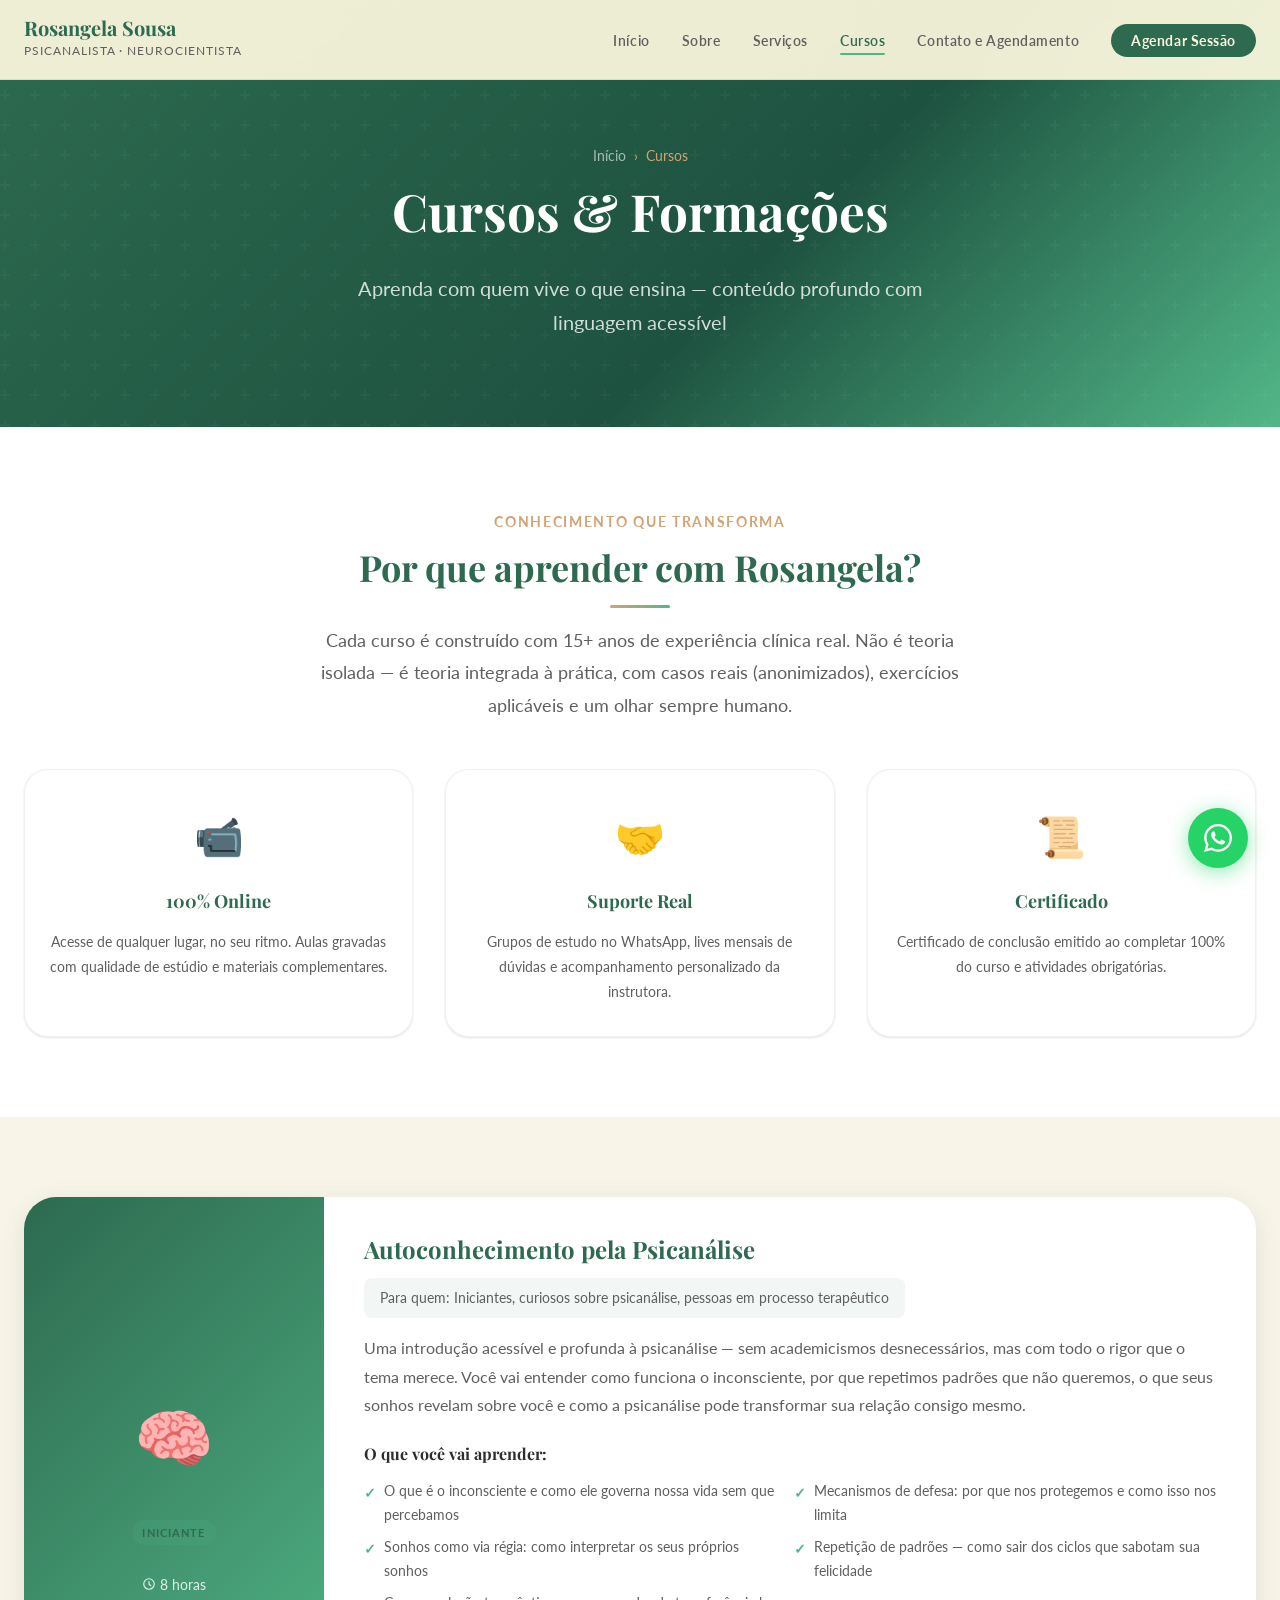
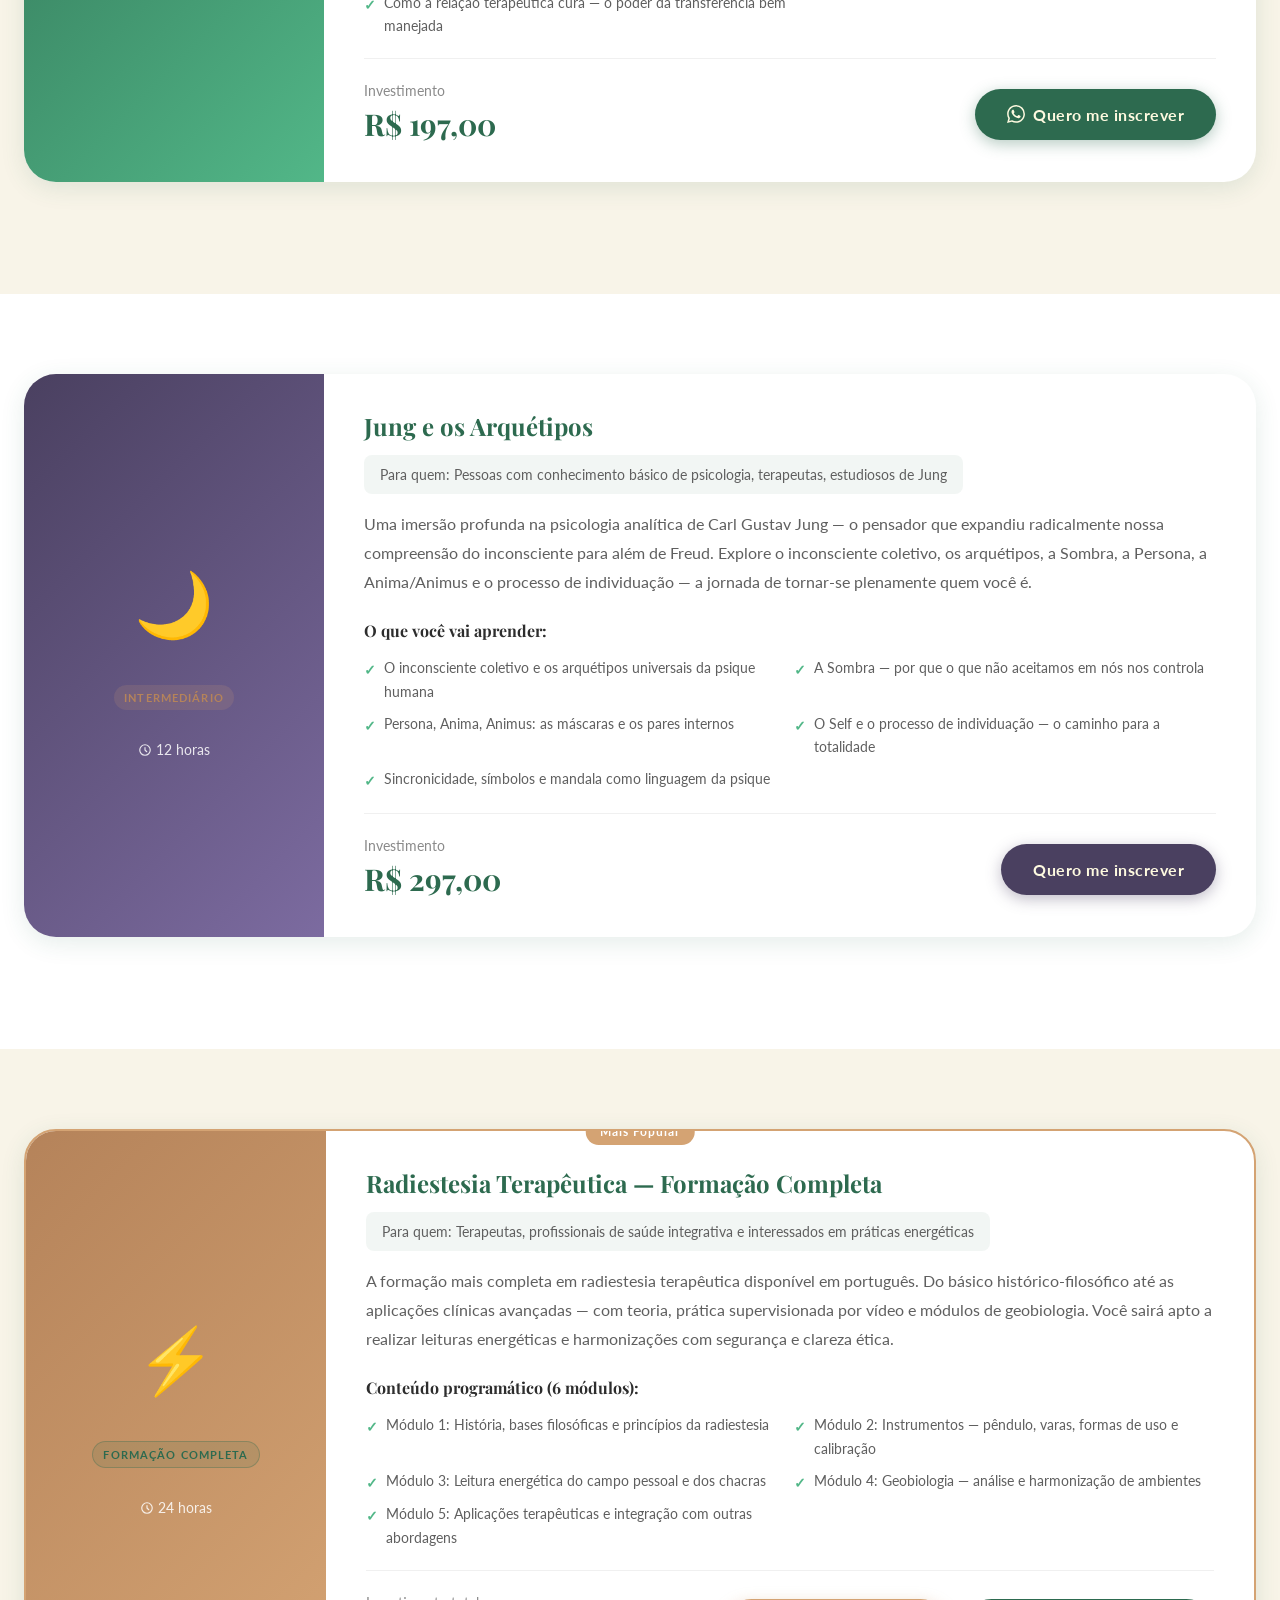
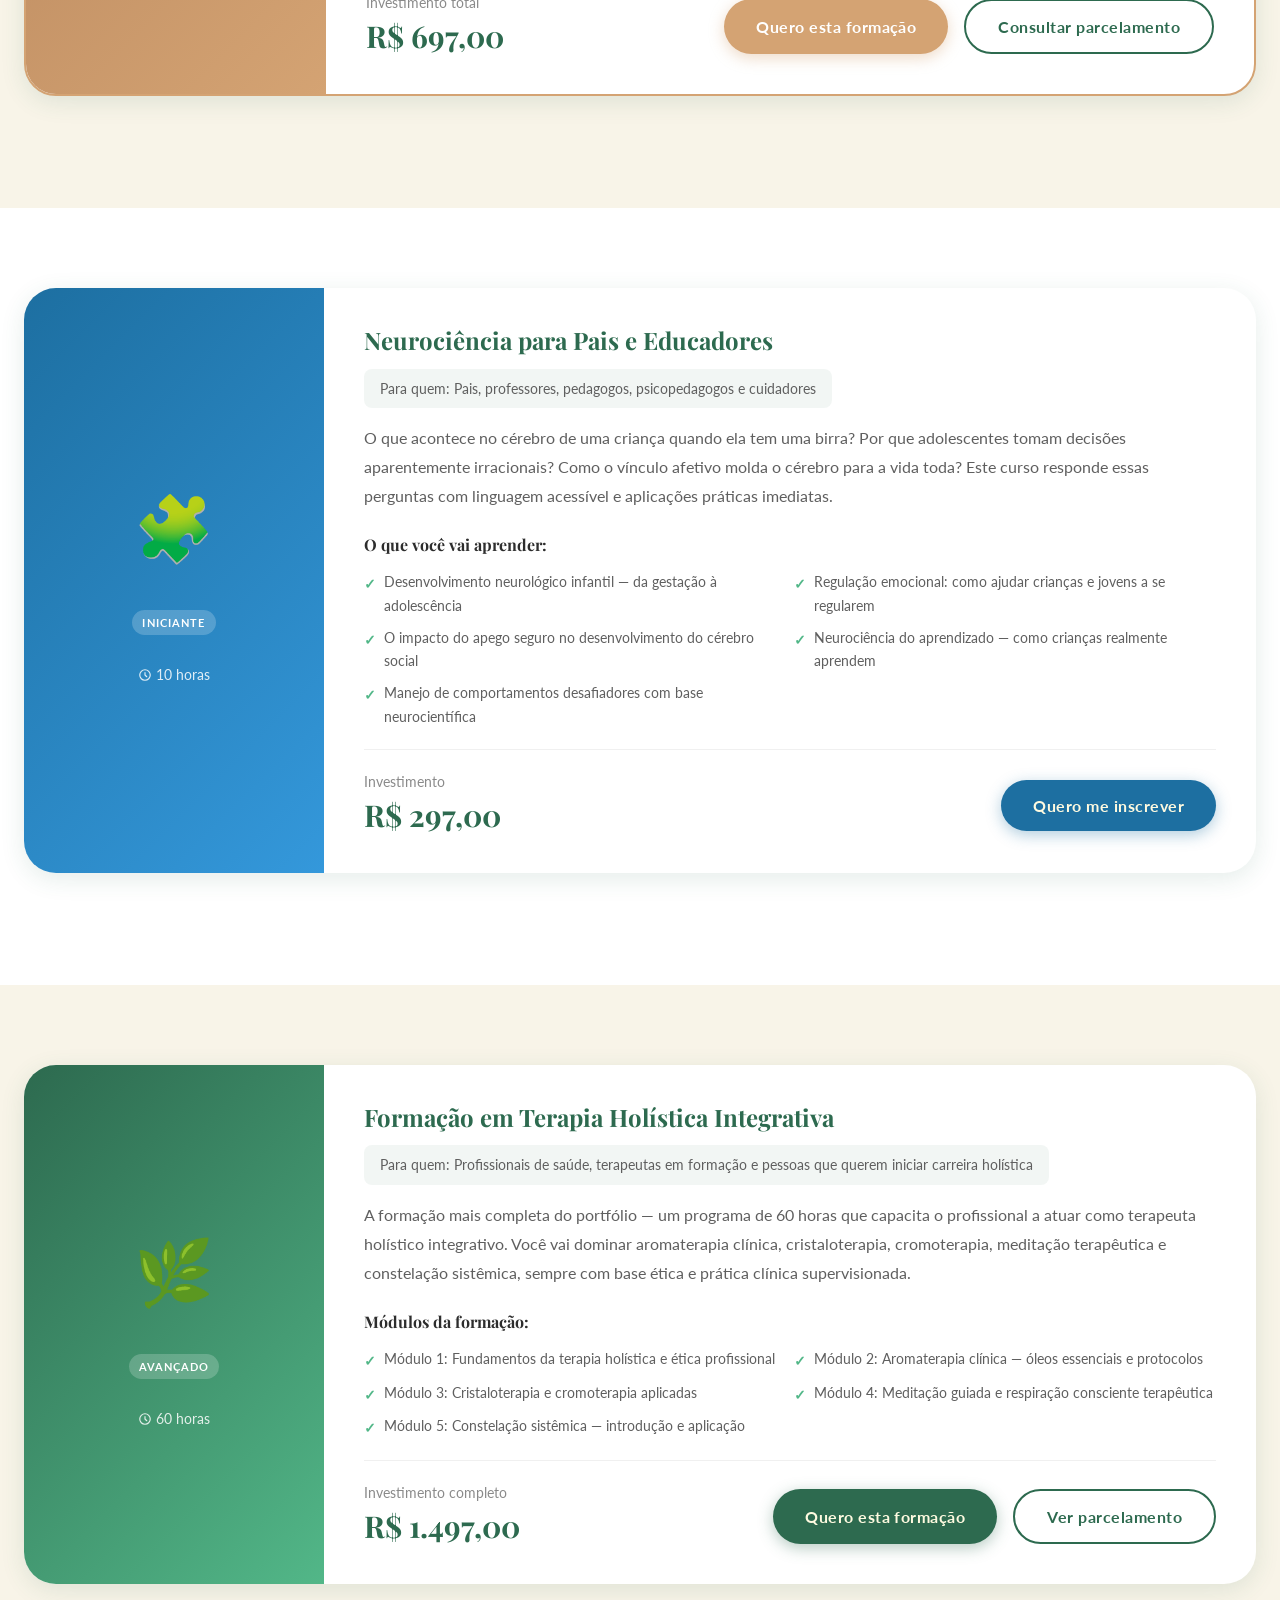
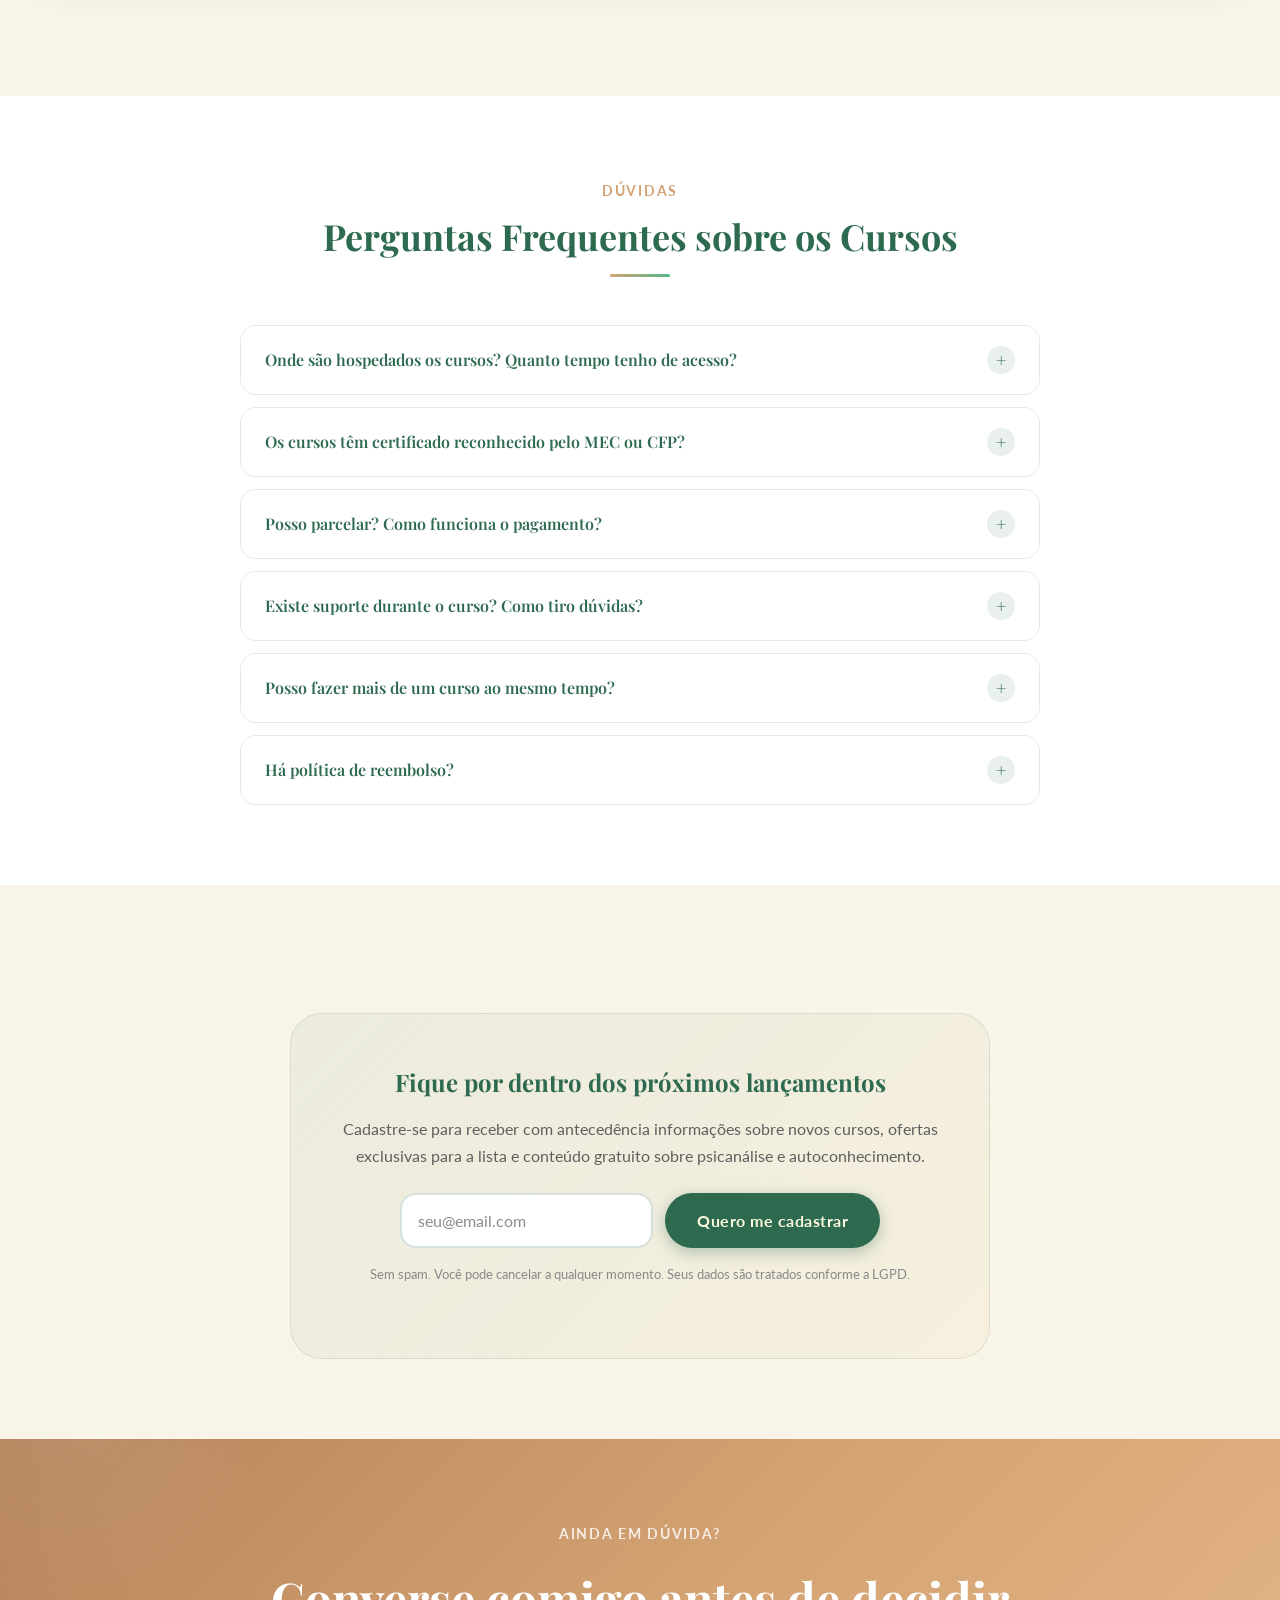
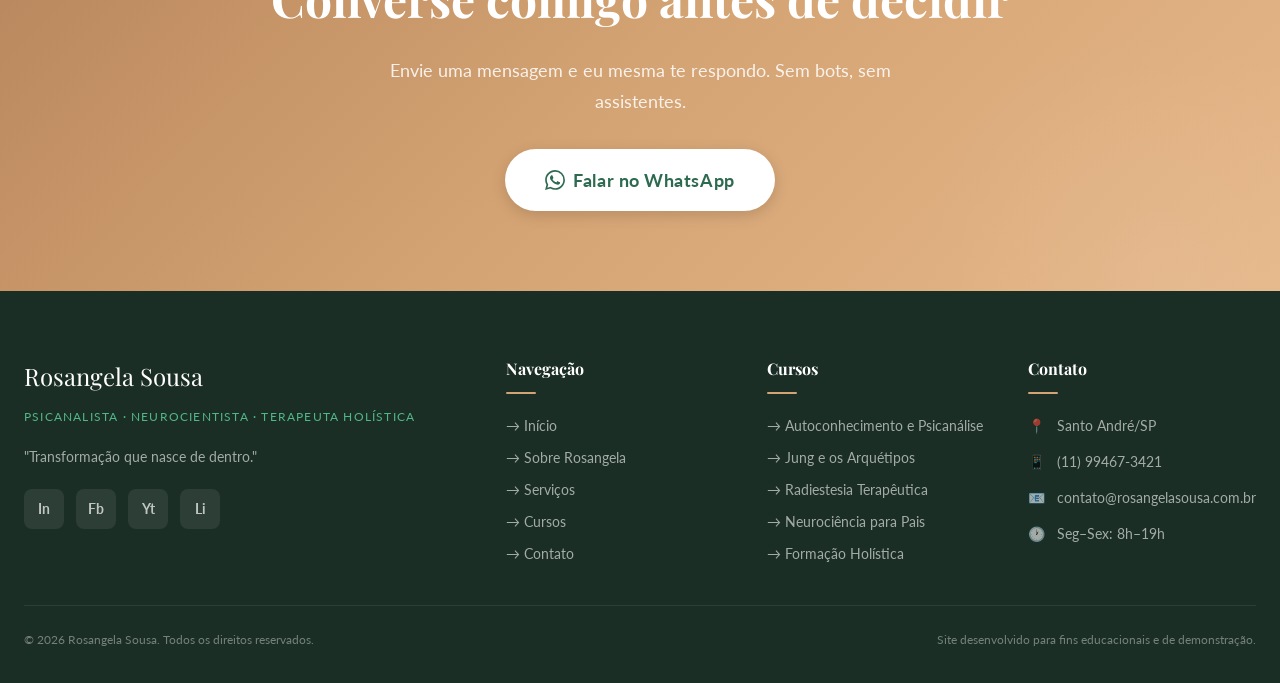
<file: site/pages/cursos.html>
<!DOCTYPE html>
<html lang="pt-BR">
<head>
  <meta charset="UTF-8" />
  <meta name="viewport" content="width=device-width, initial-scale=1.0" />

  <!-- SEO -->
  <title>Cursos Online — Psicanálise, Jung, Radiestesia, Neurociência | Rosangela Sousa</title>
  <meta name="description" content="Cursos online de psicanálise, psicologia junguiana, radiestesia terapêutica, neurociência e terapia holística com Rosangela Sousa. Aprenda com quem vive o que ensina." />
  <meta name="keywords" content="curso psicanálise online, curso Jung arquétipos, radiestesia curso, neurociência curso, terapia holística formação" />

  <!-- Google Fonts -->
  <link rel="preconnect" href="https://fonts.googleapis.com" />
  <link rel="preconnect" href="https://fonts.gstatic.com" crossorigin />
  <link href="https://fonts.googleapis.com/css2?family=Playfair+Display:ital,wght@0,400;0,600;0,700;1,400;1,600&family=Lato:wght@300;400;700;900&display=swap" rel="stylesheet" />

  <!-- CSS -->
  <link rel="stylesheet" href="../css/styles.css" />

  <link rel="icon" type="image/svg+xml" href="data:image/svg+xml,<svg xmlns='http://www.w3.org/2000/svg' viewBox='0 0 100 100'><text y='.9em' font-size='90'>🌿</text></svg>" />

  <style>
    /* Estilos extras para a página de cursos */
    .curso-destacado {
      border: 2px solid var(--color-terracotta);
      position: relative;
    }
    .curso-destacado::after {
      content: 'Mais Popular';
      position: absolute;
      top: -12px;
      left: 50%;
      transform: translateX(-50%);
      background: var(--color-terracotta);
      color: white;
      font-size: 0.75rem;
      font-weight: 700;
      letter-spacing: 0.08em;
      padding: 3px 14px;
      border-radius: 999px;
      white-space: nowrap;
    }
    .nivel-badge {
      display: inline-block;
      font-size: 0.7rem;
      font-weight: 700;
      letter-spacing: 0.1em;
      text-transform: uppercase;
      padding: 3px 10px;
      border-radius: 999px;
      margin-bottom: 0.75rem;
    }
    .nivel-iniciante   { background: rgba(82,183,136,0.15); color: var(--color-emerald-dark); }
    .nivel-intermediario { background: rgba(212,163,115,0.15); color: var(--color-terracotta-dark); }
    .nivel-avancado    { background: rgba(74,64,96,0.15); color: #4a4060; }
    .nivel-formacao    { background: rgba(45,106,79,0.12); color: var(--color-emerald-dark); border: 1px solid rgba(45,106,79,0.3); }
  </style>
</head>
<body>

<!-- NAVBAR -->
<nav class="navbar" role="navigation" aria-label="Navegação principal">
  <div class="container navbar-inner">
    <a href="../index.html" class="navbar-logo" aria-label="Rosangela Sousa - Início">
      <span class="logo-name">Rosangela Sousa</span>
      <span class="logo-title">Psicanalista · Neurocientista</span>
    </a>
    <ul class="navbar-menu" role="menubar">
      <li role="none"><a href="../index.html" class="navbar-link"        role="menuitem">Início</a></li>
      <li role="none"><a href="sobre.html"    class="navbar-link"        role="menuitem">Sobre</a></li>
      <li role="none"><a href="servicos.html" class="navbar-link"        role="menuitem">Serviços</a></li>
      <li role="none"><a href="cursos.html"   class="navbar-link active" role="menuitem">Cursos</a></li>
      <li role="none"><a href="contato.html"  class="navbar-link"        role="menuitem">Contato e Agendamento</a></li>
      <li role="none">
        <a href="contato.html#agenda" class="navbar-link navbar-cta"
           role="menuitem">Agendar Sessão</a>
      </li>
    </ul>
    <button class="navbar-toggle" aria-label="Abrir menu" aria-expanded="false">
      <span></span><span></span><span></span>
    </button>
  </div>
</nav>


<!-- HERO -->
<header class="page-hero" aria-label="Cursos">
  <div class="container page-hero-inner">
    <nav class="breadcrumb" aria-label="Trilha de navegação">
      <a href="../index.html">Início</a>
      <span aria-hidden="true">›</span>
      <span aria-current="page">Cursos</span>
    </nav>
    <h1>Cursos &amp; Formações</h1>
    <p>Aprenda com quem vive o que ensina — conteúdo profundo com linguagem acessível</p>
  </div>
</header>


<!-- ╔══════════════════════════════════════╗
     ║  INTRO                              ║
     ╚══════════════════════════════════════╝ -->
<section class="section bg-white" aria-label="Sobre os cursos">
  <div class="container">
    <div class="section-header fade-in">
      <span class="section-label">Conhecimento que transforma</span>
      <h2 class="section-title">Por que aprender com Rosangela?</h2>
      <p class="section-subtitle">
        Cada curso é construído com 15+ anos de experiência clínica real.
        Não é teoria isolada — é teoria integrada à prática, com casos reais (anonimizados),
        exercícios aplicáveis e um olhar sempre humano.
      </p>
    </div>

    <div style="display: grid; grid-template-columns: repeat(3, 1fr); gap: 2rem; margin-top: 1rem;">
      <div class="valor-card fade-in">
        <span class="valor-icon" aria-hidden="true">📹</span>
        <h3>100% Online</h3>
        <p>Acesse de qualquer lugar, no seu ritmo. Aulas gravadas com qualidade de estúdio e materiais complementares.</p>
      </div>
      <div class="valor-card fade-in">
        <span class="valor-icon" aria-hidden="true">🤝</span>
        <h3>Suporte Real</h3>
        <p>Grupos de estudo no WhatsApp, lives mensais de dúvidas e acompanhamento personalizado da instrutora.</p>
      </div>
      <div class="valor-card fade-in">
        <span class="valor-icon" aria-hidden="true">📜</span>
        <h3>Certificado</h3>
        <p>Certificado de conclusão emitido ao completar 100% do curso e atividades obrigatórias.</p>
      </div>
    </div>
  </div>
</section>


<!-- ╔══════════════════════════════════════╗
     ║  CURSO 1 — AUTOCONHECIMENTO         ║
     ╚══════════════════════════════════════╝ -->
<section class="section bg-alt" id="curso-autoconhecimento" aria-label="Curso Autoconhecimento pela Psicanálise">
  <div class="container">
    <article class="curso-full-card fade-in" aria-label="Autoconhecimento pela Psicanálise">

      <div class="curso-full-banner curso-banner-1">
        <div class="curso-icon" aria-hidden="true">🧠</div>
        <span class="nivel-badge nivel-iniciante">Iniciante</span>
        <span class="curso-horas">
          <svg width="14" height="14" fill="none" viewBox="0 0 24 24" stroke="currentColor" aria-hidden="true"><path stroke-linecap="round" stroke-linejoin="round" stroke-width="2" d="M12 8v4l3 3m6-3a9 9 0 11-18 0 9 9 0 0118 0z"/></svg>
          8 horas
        </span>
      </div>

      <div class="curso-full-body">
        <h2>Autoconhecimento pela Psicanálise</h2>
        <span class="curso-publico">Para quem: Iniciantes, curiosos sobre psicanálise, pessoas em processo terapêutico</span>

        <p class="curso-descricao">
          Uma introdução acessível e profunda à psicanálise — sem academicismos desnecessários,
          mas com todo o rigor que o tema merece. Você vai entender como funciona o inconsciente,
          por que repetimos padrões que não queremos, o que seus sonhos revelam sobre você
          e como a psicanálise pode transformar sua relação consigo mesmo.
        </p>

        <div class="curso-conteudo">
          <h4>O que você vai aprender:</h4>
          <ul class="curso-bullets">
            <li class="curso-bullet">O que é o inconsciente e como ele governa nossa vida sem que percebamos</li>
            <li class="curso-bullet">Mecanismos de defesa: por que nos protegemos e como isso nos limita</li>
            <li class="curso-bullet">Sonhos como via régia: como interpretar os seus próprios sonhos</li>
            <li class="curso-bullet">Repetição de padrões — como sair dos ciclos que sabotam sua felicidade</li>
            <li class="curso-bullet">Como a relação terapêutica cura — o poder da transferência bem manejada</li>
          </ul>
        </div>

        <div class="curso-full-footer">
          <div class="curso-full-price">
            <span class="from">Investimento</span>
            R$ 197,00
          </div>
          <a href="#"
             class="btn btn-primary"
             data-whatsapp="Olá! Quero me inscrever no curso 'Autoconhecimento pela Psicanálise' (R$ 197). Como faço?"
             target="_blank" rel="noopener">
            <svg width="18" height="18" fill="currentColor" viewBox="0 0 24 24" aria-hidden="true"><path d="M17.472 14.382c-.297-.149-1.758-.867-2.03-.967-.273-.099-.471-.148-.67.15-.197.297-.767.966-.94 1.164-.173.199-.347.223-.644.075-.297-.15-1.255-.463-2.39-1.475-.883-.788-1.48-1.761-1.653-2.059-.173-.297-.018-.458.13-.606.134-.133.298-.347.446-.52.149-.174.198-.298.298-.497.099-.198.05-.371-.025-.52-.075-.149-.669-1.612-.916-2.207-.242-.579-.487-.5-.669-.51-.173-.008-.371-.01-.57-.01-.198 0-.52.074-.792.372-.272.297-1.04 1.016-1.04 2.479 0 1.462 1.065 2.875 1.213 3.074.149.198 2.096 3.2 5.077 4.487.709.306 1.262.489 1.694.625.712.227 1.36.195 1.871.118.571-.085 1.758-.719 2.006-1.413.248-.694.248-1.289.173-1.413-.074-.124-.272-.198-.57-.347m-5.421 7.403h-.004a9.87 9.87 0 01-5.031-1.378l-.361-.214-3.741.982.998-3.648-.235-.374a9.86 9.86 0 01-1.51-5.26c.001-5.45 4.436-9.884 9.888-9.884 2.64 0 5.122 1.03 6.988 2.898a9.825 9.825 0 012.893 6.994c-.003 5.45-4.437 9.884-9.885 9.884m8.413-18.297A11.815 11.815 0 0012.05 0C5.495 0 .16 5.335.157 11.892c0 2.096.547 4.142 1.588 5.945L.057 24l6.305-1.654a11.882 11.882 0 005.683 1.448h.005c6.554 0 11.89-5.335 11.893-11.893a11.821 11.821 0 00-3.48-8.413z"/></svg>
            Quero me inscrever
          </a>
        </div>
      </div>
    </article>
  </div>
</section>


<!-- CURSO 2 — JUNG -->
<section class="section bg-white" id="curso-jung" aria-label="Curso Jung e os Arquétipos">
  <div class="container">
    <article class="curso-full-card fade-in" aria-label="Jung e os Arquétipos">

      <div class="curso-full-banner curso-banner-2">
        <div class="curso-icon" aria-hidden="true">🌙</div>
        <span class="nivel-badge nivel-intermediario">Intermediário</span>
        <span class="curso-horas">
          <svg width="14" height="14" fill="none" viewBox="0 0 24 24" stroke="currentColor" aria-hidden="true"><path stroke-linecap="round" stroke-linejoin="round" stroke-width="2" d="M12 8v4l3 3m6-3a9 9 0 11-18 0 9 9 0 0118 0z"/></svg>
          12 horas
        </span>
      </div>

      <div class="curso-full-body">
        <h2>Jung e os Arquétipos</h2>
        <span class="curso-publico">Para quem: Pessoas com conhecimento básico de psicologia, terapeutas, estudiosos de Jung</span>

        <p class="curso-descricao">
          Uma imersão profunda na psicologia analítica de Carl Gustav Jung — o pensador que
          expandiu radicalmente nossa compreensão do inconsciente para além de Freud.
          Explore o inconsciente coletivo, os arquétipos, a Sombra, a Persona, a Anima/Animus
          e o processo de individuação — a jornada de tornar-se plenamente quem você é.
        </p>

        <div class="curso-conteudo">
          <h4>O que você vai aprender:</h4>
          <ul class="curso-bullets">
            <li class="curso-bullet">O inconsciente coletivo e os arquétipos universais da psique humana</li>
            <li class="curso-bullet">A Sombra — por que o que não aceitamos em nós nos controla</li>
            <li class="curso-bullet">Persona, Anima, Animus: as máscaras e os pares internos</li>
            <li class="curso-bullet">O Self e o processo de individuação — o caminho para a totalidade</li>
            <li class="curso-bullet">Sincronicidade, símbolos e mandala como linguagem da psique</li>
          </ul>
        </div>

        <div class="curso-full-footer">
          <div class="curso-full-price">
            <span class="from">Investimento</span>
            R$ 297,00
          </div>
          <a href="#"
             class="btn btn-primary"
             style="background: #4a4060; box-shadow: 0 4px 15px rgba(74,64,96,0.35);"
             data-whatsapp="Olá! Quero me inscrever no curso 'Jung e os Arquétipos' (R$ 297). Como faço?"
             target="_blank" rel="noopener">
            Quero me inscrever
          </a>
        </div>
      </div>
    </article>
  </div>
</section>


<!-- CURSO 3 — RADIESTESIA (DESTAQUE) -->
<section class="section bg-alt" id="curso-radiestesia" aria-label="Curso Radiestesia Terapêutica">
  <div class="container">
    <article class="curso-full-card curso-destacado fade-in" aria-label="Radiestesia Terapêutica — Pacote Completo">

      <div class="curso-full-banner curso-banner-3">
        <div class="curso-icon" aria-hidden="true">⚡</div>
        <span class="nivel-badge nivel-formacao">Formação Completa</span>
        <span class="curso-horas">
          <svg width="14" height="14" fill="none" viewBox="0 0 24 24" stroke="currentColor" aria-hidden="true"><path stroke-linecap="round" stroke-linejoin="round" stroke-width="2" d="M12 8v4l3 3m6-3a9 9 0 11-18 0 9 9 0 0118 0z"/></svg>
          24 horas
        </span>
      </div>

      <div class="curso-full-body">
        <h2>Radiestesia Terapêutica — Formação Completa</h2>
        <span class="curso-publico">Para quem: Terapeutas, profissionais de saúde integrativa e interessados em práticas energéticas</span>

        <p class="curso-descricao">
          A formação mais completa em radiestesia terapêutica disponível em português.
          Do básico histórico-filosófico até as aplicações clínicas avançadas — com teoria,
          prática supervisionada por vídeo e módulos de geobiologia.
          Você sairá apto a realizar leituras energéticas e harmonizações com segurança e clareza ética.
        </p>

        <div class="curso-conteudo">
          <h4>Conteúdo programático (6 módulos):</h4>
          <ul class="curso-bullets">
            <li class="curso-bullet">Módulo 1: História, bases filosóficas e princípios da radiestesia</li>
            <li class="curso-bullet">Módulo 2: Instrumentos — pêndulo, varas, formas de uso e calibração</li>
            <li class="curso-bullet">Módulo 3: Leitura energética do campo pessoal e dos chacras</li>
            <li class="curso-bullet">Módulo 4: Geobiologia — análise e harmonização de ambientes</li>
            <li class="curso-bullet">Módulo 5: Aplicações terapêuticas e integração com outras abordagens</li>
          </ul>
        </div>

        <div class="curso-full-footer">
          <div class="curso-full-price">
            <span class="from">Investimento total</span>
            R$ 697,00
          </div>
          <div style="display: flex; gap: 1rem; flex-wrap: wrap;">
            <a href="#"
               class="btn btn-terra"
               data-whatsapp="Olá! Quero me inscrever na Formação Completa de Radiestesia Terapêutica (R$ 697). Como faço?"
               target="_blank" rel="noopener">
              Quero esta formação
            </a>
            <a href="#"
               class="btn btn-secondary"
               data-whatsapp="Olá! Tenho interesse na Formação de Radiestesia mas gostaria de saber sobre parcelamento."
               target="_blank" rel="noopener">
              Consultar parcelamento
            </a>
          </div>
        </div>
      </div>
    </article>
  </div>
</section>


<!-- CURSO 4 — NEUROCIÊNCIA PARA PAIS -->
<section class="section bg-white" id="curso-neurociencia" aria-label="Neurociência para Pais e Educadores">
  <div class="container">
    <article class="curso-full-card fade-in" aria-label="Neurociência para Pais e Educadores">

      <div class="curso-full-banner" style="background: linear-gradient(135deg, #1d6fa1, #3498db);">
        <div class="curso-icon" aria-hidden="true">🧩</div>
        <span class="nivel-badge nivel-iniciante" style="background: rgba(255,255,255,0.2); color: white;">Iniciante</span>
        <span class="curso-horas" style="color: rgba(255,255,255,0.85);">
          <svg width="14" height="14" fill="none" viewBox="0 0 24 24" stroke="currentColor" aria-hidden="true"><path stroke-linecap="round" stroke-linejoin="round" stroke-width="2" d="M12 8v4l3 3m6-3a9 9 0 11-18 0 9 9 0 0118 0z"/></svg>
          10 horas
        </span>
      </div>

      <div class="curso-full-body">
        <h2>Neurociência para Pais e Educadores</h2>
        <span class="curso-publico">Para quem: Pais, professores, pedagogos, psicopedagogos e cuidadores</span>

        <p class="curso-descricao">
          O que acontece no cérebro de uma criança quando ela tem uma birra? Por que adolescentes
          tomam decisões aparentemente irracionais? Como o vínculo afetivo molda o cérebro para a vida toda?
          Este curso responde essas perguntas com linguagem acessível e aplicações práticas imediatas.
        </p>

        <div class="curso-conteudo">
          <h4>O que você vai aprender:</h4>
          <ul class="curso-bullets">
            <li class="curso-bullet">Desenvolvimento neurológico infantil — da gestação à adolescência</li>
            <li class="curso-bullet">Regulação emocional: como ajudar crianças e jovens a se regularem</li>
            <li class="curso-bullet">O impacto do apego seguro no desenvolvimento do cérebro social</li>
            <li class="curso-bullet">Neurociência do aprendizado — como crianças realmente aprendem</li>
            <li class="curso-bullet">Manejo de comportamentos desafiadores com base neurocientífica</li>
          </ul>
        </div>

        <div class="curso-full-footer">
          <div class="curso-full-price">
            <span class="from">Investimento</span>
            R$ 297,00
          </div>
          <a href="#"
             class="btn btn-primary"
             style="background: #1d6fa1; box-shadow: 0 4px 15px rgba(29,111,161,0.35);"
             data-whatsapp="Olá! Quero me inscrever no curso 'Neurociência para Pais e Educadores' (R$ 297). Como faço?"
             target="_blank" rel="noopener">
            Quero me inscrever
          </a>
        </div>
      </div>
    </article>
  </div>
</section>


<!-- CURSO 5 — FORMAÇÃO TERAPIA HOLÍSTICA -->
<section class="section bg-alt" id="curso-formacao" aria-label="Formação em Terapia Holística Integrativa">
  <div class="container">
    <article class="curso-full-card fade-in" aria-label="Formação em Terapia Holística Integrativa">

      <div class="curso-full-banner" style="background: linear-gradient(135deg, #2D6A4F, #52B788);">
        <div class="curso-icon" aria-hidden="true">🌿</div>
        <span class="nivel-badge nivel-avancado" style="background: rgba(255,255,255,0.2); color: white; border: none;">Avançado</span>
        <span class="curso-horas" style="color: rgba(255,255,255,0.85);">
          <svg width="14" height="14" fill="none" viewBox="0 0 24 24" stroke="currentColor" aria-hidden="true"><path stroke-linecap="round" stroke-linejoin="round" stroke-width="2" d="M12 8v4l3 3m6-3a9 9 0 11-18 0 9 9 0 0118 0z"/></svg>
          60 horas
        </span>
      </div>

      <div class="curso-full-body">
        <h2>Formação em Terapia Holística Integrativa</h2>
        <span class="curso-publico">Para quem: Profissionais de saúde, terapeutas em formação e pessoas que querem iniciar carreira holística</span>

        <p class="curso-descricao">
          A formação mais completa do portfólio — um programa de 60 horas que capacita o
          profissional a atuar como terapeuta holístico integrativo. Você vai dominar
          aromaterapia clínica, cristaloterapia, cromoterapia, meditação terapêutica e
          constelação sistêmica, sempre com base ética e prática clínica supervisionada.
        </p>

        <div class="curso-conteudo">
          <h4>Módulos da formação:</h4>
          <ul class="curso-bullets">
            <li class="curso-bullet">Módulo 1: Fundamentos da terapia holística e ética profissional</li>
            <li class="curso-bullet">Módulo 2: Aromaterapia clínica — óleos essenciais e protocolos</li>
            <li class="curso-bullet">Módulo 3: Cristaloterapia e cromoterapia aplicadas</li>
            <li class="curso-bullet">Módulo 4: Meditação guiada e respiração consciente terapêutica</li>
            <li class="curso-bullet">Módulo 5: Constelação sistêmica — introdução e aplicação</li>
          </ul>
        </div>

        <div class="curso-full-footer">
          <div class="curso-full-price">
            <span class="from">Investimento completo</span>
            R$ 1.497,00
          </div>
          <div style="display: flex; gap: 1rem; flex-wrap: wrap;">
            <a href="#"
               class="btn btn-primary"
               data-whatsapp="Olá! Tenho interesse na Formação em Terapia Holística Integrativa (R$ 1.497). Pode me dar detalhes?"
               target="_blank" rel="noopener">
              Quero esta formação
            </a>
            <a href="#"
               class="btn btn-secondary"
               data-whatsapp="Olá! Gostaria de saber sobre o parcelamento da Formação em Terapia Holística Integrativa."
               target="_blank" rel="noopener">
              Ver parcelamento
            </a>
          </div>
        </div>
      </div>
    </article>
  </div>
</section>


<!-- ╔══════════════════════════════════════╗
     ║  FAQ DE CURSOS                      ║
     ╚══════════════════════════════════════╝ -->
<section class="faq-section section bg-white" aria-label="Perguntas frequentes sobre cursos">
  <div class="container">

    <div class="section-header fade-in">
      <span class="section-label">Dúvidas</span>
      <h2 class="section-title">Perguntas Frequentes sobre os Cursos</h2>
    </div>

    <div class="faq-list fade-in" role="list">

      <div class="faq-item" role="listitem">
        <button class="faq-question" aria-expanded="false">
          Onde são hospedados os cursos? Quanto tempo tenho de acesso?
          <span class="faq-icon" aria-hidden="true">+</span>
        </button>
        <div class="faq-answer" role="region">
          <div class="faq-answer-inner">
            Os cursos são hospedados em plataforma própria com acesso pelo navegador ou app mobile.
            Você tem acesso vitalício ao conteúdo adquirido — assista quantas vezes quiser,
            quando quiser, no ritmo que preferir.
          </div>
        </div>
      </div>

      <div class="faq-item" role="listitem">
        <button class="faq-question" aria-expanded="false">
          Os cursos têm certificado reconhecido pelo MEC ou CFP?
          <span class="faq-icon" aria-hidden="true">+</span>
        </button>
        <div class="faq-answer" role="region">
          <div class="faq-answer-inner">
            Os cursos emitem certificados de conclusão assinados por Rosangela Sousa (CRP 06/XXXXXX).
            Eles não são reconhecidos pelo MEC como curso superior, mas têm validade como formação
            complementar e são aceitos por diversas associações profissionais de terapias complementares.
          </div>
        </div>
      </div>

      <div class="faq-item" role="listitem">
        <button class="faq-question" aria-expanded="false">
          Posso parcelar? Como funciona o pagamento?
          <span class="faq-icon" aria-hidden="true">+</span>
        </button>
        <div class="faq-answer" role="region">
          <div class="faq-answer-inner">
            Sim! Aceitamos Pix (com desconto de 5%), cartão de crédito (em até 12x sem juros)
            e boleto bancário. A Formação em Terapia Holística pode ser parcelada em até 12x,
            tornando o investimento mais acessível. Entre em contato para verificar as condições atuais.
          </div>
        </div>
      </div>

      <div class="faq-item" role="listitem">
        <button class="faq-question" aria-expanded="false">
          Existe suporte durante o curso? Como tiro dúvidas?
          <span class="faq-icon" aria-hidden="true">+</span>
        </button>
        <div class="faq-answer" role="region">
          <div class="faq-answer-inner">
            Sim! Cada curso conta com um grupo exclusivo no WhatsApp, onde você pode tirar dúvidas
            com a Rosangela e interagir com outros alunos. Além disso, há lives mensais de Q&A em que
            você pode trazer suas perguntas em tempo real.
          </div>
        </div>
      </div>

      <div class="faq-item" role="listitem">
        <button class="faq-question" aria-expanded="false">
          Posso fazer mais de um curso ao mesmo tempo?
          <span class="faq-icon" aria-hidden="true">+</span>
        </button>
        <div class="faq-answer" role="region">
          <div class="faq-answer-inner">
            Pode sim. Porém, recomendo que você avalie seu tempo e disposição antes.
            O aprendizado profundo acontece quando você tem espaço para digerir o conteúdo.
            O curso de Autoconhecimento pela Psicanálise é um excelente ponto de partida
            antes de avançar para Jung e os Arquétipos.
          </div>
        </div>
      </div>

      <div class="faq-item" role="listitem">
        <button class="faq-question" aria-expanded="false">
          Há política de reembolso?
          <span class="faq-icon" aria-hidden="true">+</span>
        </button>
        <div class="faq-answer" role="region">
          <div class="faq-answer-inner">
            Sim. Garantia de 7 dias após a compra (conforme o Código de Defesa do Consumidor).
            Se dentro de 7 dias você não estiver satisfeito, devolvemos 100% do valor pago,
            sem perguntas. Acreditamos na qualidade do nosso conteúdo e queremos que você também confie.
          </div>
        </div>
      </div>

    </div>

  </div>
</section>


<!-- ╔══════════════════════════════════════╗
     ║  NEWSLETTER / LISTA DE ESPERA       ║
     ╚══════════════════════════════════════╝ -->
<section class="section bg-alt" aria-label="Lista de espera e newsletter">
  <div class="container">

    <div class="newsletter-section fade-in">
      <h3>Fique por dentro dos próximos lançamentos</h3>
      <p>
        Cadastre-se para receber com antecedência informações sobre novos cursos,
        ofertas exclusivas para a lista e conteúdo gratuito sobre psicanálise e autoconhecimento.
      </p>

      <form class="newsletter-form newsletter-form-el" novalidate aria-label="Formulário de cadastro na newsletter">
        <div class="form-group" style="flex: 1; margin: 0;">
          <input
            type="email"
            name="email"
            class="form-input"
            placeholder="seu@email.com"
            required
            aria-label="Seu e-mail"
            aria-required="true"
          />
          <span class="form-error" role="alert">Por favor, insira um e-mail válido.</span>
        </div>
        <button type="submit" class="btn btn-primary">
          Quero me cadastrar
        </button>
      </form>

      <div class="form-success-msg" role="status" aria-live="polite">
        Ótimo! Você está na lista. Fique de olho no seu e-mail!
      </div>

      <p style="font-size: 0.8rem; color: var(--color-text-light); margin-top: 1rem;">
        Sem spam. Você pode cancelar a qualquer momento. Seus dados são tratados conforme a LGPD.
      </p>
    </div>

  </div>
</section>


<!-- CTA -->
<section class="cta-section section" aria-label="Agendar sessão">
  <div class="container">
    <div class="cta-inner fade-in">
      <span class="section-label" style="color: rgba(255,255,255,0.8);">Ainda em dúvida?</span>
      <h2>Converse comigo antes de decidir</h2>
      <p>Envie uma mensagem e eu mesma te respondo. Sem bots, sem assistentes.</p>
      <div class="btn-group" style="justify-content: center;">
        <a href="#"
           class="btn btn-white btn-lg"
           data-whatsapp="Olá, Rosangela! Tenho interesse em algum curso seu, mas tenho dúvidas. Podemos conversar?"
           target="_blank" rel="noopener">
          <svg width="20" height="20" fill="currentColor" viewBox="0 0 24 24" aria-hidden="true"><path d="M17.472 14.382c-.297-.149-1.758-.867-2.03-.967-.273-.099-.471-.148-.67.15-.197.297-.767.966-.94 1.164-.173.199-.347.223-.644.075-.297-.15-1.255-.463-2.39-1.475-.883-.788-1.48-1.761-1.653-2.059-.173-.297-.018-.458.13-.606.134-.133.298-.347.446-.52.149-.174.198-.298.298-.497.099-.198.05-.371-.025-.52-.075-.149-.669-1.612-.916-2.207-.242-.579-.487-.5-.669-.51-.173-.008-.371-.01-.57-.01-.198 0-.52.074-.792.372-.272.297-1.04 1.016-1.04 2.479 0 1.462 1.065 2.875 1.213 3.074.149.198 2.096 3.2 5.077 4.487.709.306 1.262.489 1.694.625.712.227 1.36.195 1.871.118.571-.085 1.758-.719 2.006-1.413.248-.694.248-1.289.173-1.413-.074-.124-.272-.198-.57-.347m-5.421 7.403h-.004a9.87 9.87 0 01-5.031-1.378l-.361-.214-3.741.982.998-3.648-.235-.374a9.86 9.86 0 01-1.51-5.26c.001-5.45 4.436-9.884 9.888-9.884 2.64 0 5.122 1.03 6.988 2.898a9.825 9.825 0 012.893 6.994c-.003 5.45-4.437 9.884-9.885 9.884m8.413-18.297A11.815 11.815 0 0012.05 0C5.495 0 .16 5.335.157 11.892c0 2.096.547 4.142 1.588 5.945L.057 24l6.305-1.654a11.882 11.882 0 005.683 1.448h.005c6.554 0 11.89-5.335 11.893-11.893a11.821 11.821 0 00-3.48-8.413z"/></svg>
          Falar no WhatsApp
        </a>
      </div>
    </div>
  </div>
</section>


<!-- FOOTER -->
<footer class="footer" role="contentinfo">
  <div class="container">
    <div class="footer-grid">
      <div class="footer-brand">
        <p class="logo-name">Rosangela Sousa</p>
        <p class="logo-title">Psicanalista · Neurocientista · Terapeuta Holística</p>
        <p>"Transformação que nasce de dentro."</p>
        <div class="footer-social" aria-label="Redes sociais">
          <a href="https://www.instagram.com/rsousa_psicanalise" class="social-link" aria-label="Instagram">In</a>
          <a href="#" class="social-link" aria-label="Facebook">Fb</a>
          <a href="#" class="social-link" aria-label="YouTube">Yt</a>
          <a href="#" class="social-link" aria-label="LinkedIn">Li</a>
        </div>
      </div>
      <nav class="footer-col" aria-label="Navegação do rodapé">
        <h4>Navegação</h4>
        <ul class="footer-links">
          <li><a href="../index.html" class="footer-link">→ Início</a></li>
          <li><a href="sobre.html"    class="footer-link">→ Sobre Rosangela</a></li>
          <li><a href="servicos.html" class="footer-link">→ Serviços</a></li>
          <li><a href="cursos.html"   class="footer-link">→ Cursos</a></li>
          <li><a href="contato.html"  class="footer-link">→ Contato</a></li>
        </ul>
      </nav>
      <div class="footer-col">
        <h4>Cursos</h4>
        <ul class="footer-links">
          <li><a href="#curso-autoconhecimento" class="footer-link">→ Autoconhecimento e Psicanálise</a></li>
          <li><a href="#curso-jung"             class="footer-link">→ Jung e os Arquétipos</a></li>
          <li><a href="#curso-radiestesia"      class="footer-link">→ Radiestesia Terapêutica</a></li>
          <li><a href="#curso-neurociencia"     class="footer-link">→ Neurociência para Pais</a></li>
          <li><a href="#curso-formacao"         class="footer-link">→ Formação Holística</a></li>
        </ul>
      </div>
      <div class="footer-col">
        <h4>Contato</h4>
        <div class="footer-contact-item"><span>📍</span><span>Santo André/SP</span></div>
        <div class="footer-contact-item"><span>📱</span><span>(11) 99467-3421</span></div>
        <div class="footer-contact-item"><span>📧</span><span>contato@rosangelasousa.com.br</span></div>
        <div class="footer-contact-item"><span>🕐</span><span>Seg–Sex: 8h–19h</span></div>
      </div>
    </div>
    <hr class="footer-divider" />
    <div class="footer-bottom">
      <p>© 2026 Rosangela Sousa. Todos os direitos reservados.</p>
      <p>Site desenvolvido para fins educacionais e de demonstração.</p>
    </div>
  </div>
</footer>

<!-- Elementos flutuantes -->
<div class="whatsapp-float" aria-label="WhatsApp">
  <span class="whatsapp-tooltip">Fale comigo agora</span>
  <a href="#" class="whatsapp-btn"
     data-whatsapp="Olá, Rosangela! Tenho interesse em seus cursos. Pode me ajudar?"
     target="_blank" rel="noopener" aria-label="WhatsApp">
    <svg width="28" height="28" fill="white" viewBox="0 0 24 24" aria-hidden="true"><path d="M17.472 14.382c-.297-.149-1.758-.867-2.03-.967-.273-.099-.471-.148-.67.15-.197.297-.767.966-.94 1.164-.173.199-.347.223-.644.075-.297-.15-1.255-.463-2.39-1.475-.883-.788-1.48-1.761-1.653-2.059-.173-.297-.018-.458.13-.606.134-.133.298-.347.446-.52.149-.174.198-.298.298-.497.099-.198.05-.371-.025-.52-.075-.149-.669-1.612-.916-2.207-.242-.579-.487-.5-.669-.51-.173-.008-.371-.01-.57-.01-.198 0-.52.074-.792.372-.272.297-1.04 1.016-1.04 2.479 0 1.462 1.065 2.875 1.213 3.074.149.198 2.096 3.2 5.077 4.487.709.306 1.262.489 1.694.625.712.227 1.36.195 1.871.118.571-.085 1.758-.719 2.006-1.413.248-.694.248-1.289.173-1.413-.074-.124-.272-.198-.57-.347m-5.421 7.403h-.004a9.87 9.87 0 01-5.031-1.378l-.361-.214-3.741.982.998-3.648-.235-.374a9.86 9.86 0 01-1.51-5.26c.001-5.45 4.436-9.884 9.888-9.884 2.64 0 5.122 1.03 6.988 2.898a9.825 9.825 0 012.893 6.994c-.003 5.45-4.437 9.884-9.885 9.884m8.413-18.297A11.815 11.815 0 0012.05 0C5.495 0 .16 5.335.157 11.892c0 2.096.547 4.142 1.588 5.945L.057 24l6.305-1.654a11.882 11.882 0 005.683 1.448h.005c6.554 0 11.89-5.335 11.893-11.893a11.821 11.821 0 00-3.48-8.413z"/></svg>
  </a>
</div>

<button class="back-to-top" aria-label="Voltar ao topo">
  <svg width="20" height="20" fill="none" viewBox="0 0 24 24" stroke="currentColor" aria-hidden="true">
    <path stroke-linecap="round" stroke-linejoin="round" stroke-width="2" d="M5 10l7-7m0 0l7 7m-7-7v18"/>
  </svg>
</button>

<script src="../js/main.js"></script>
</body>
</html>
</file>
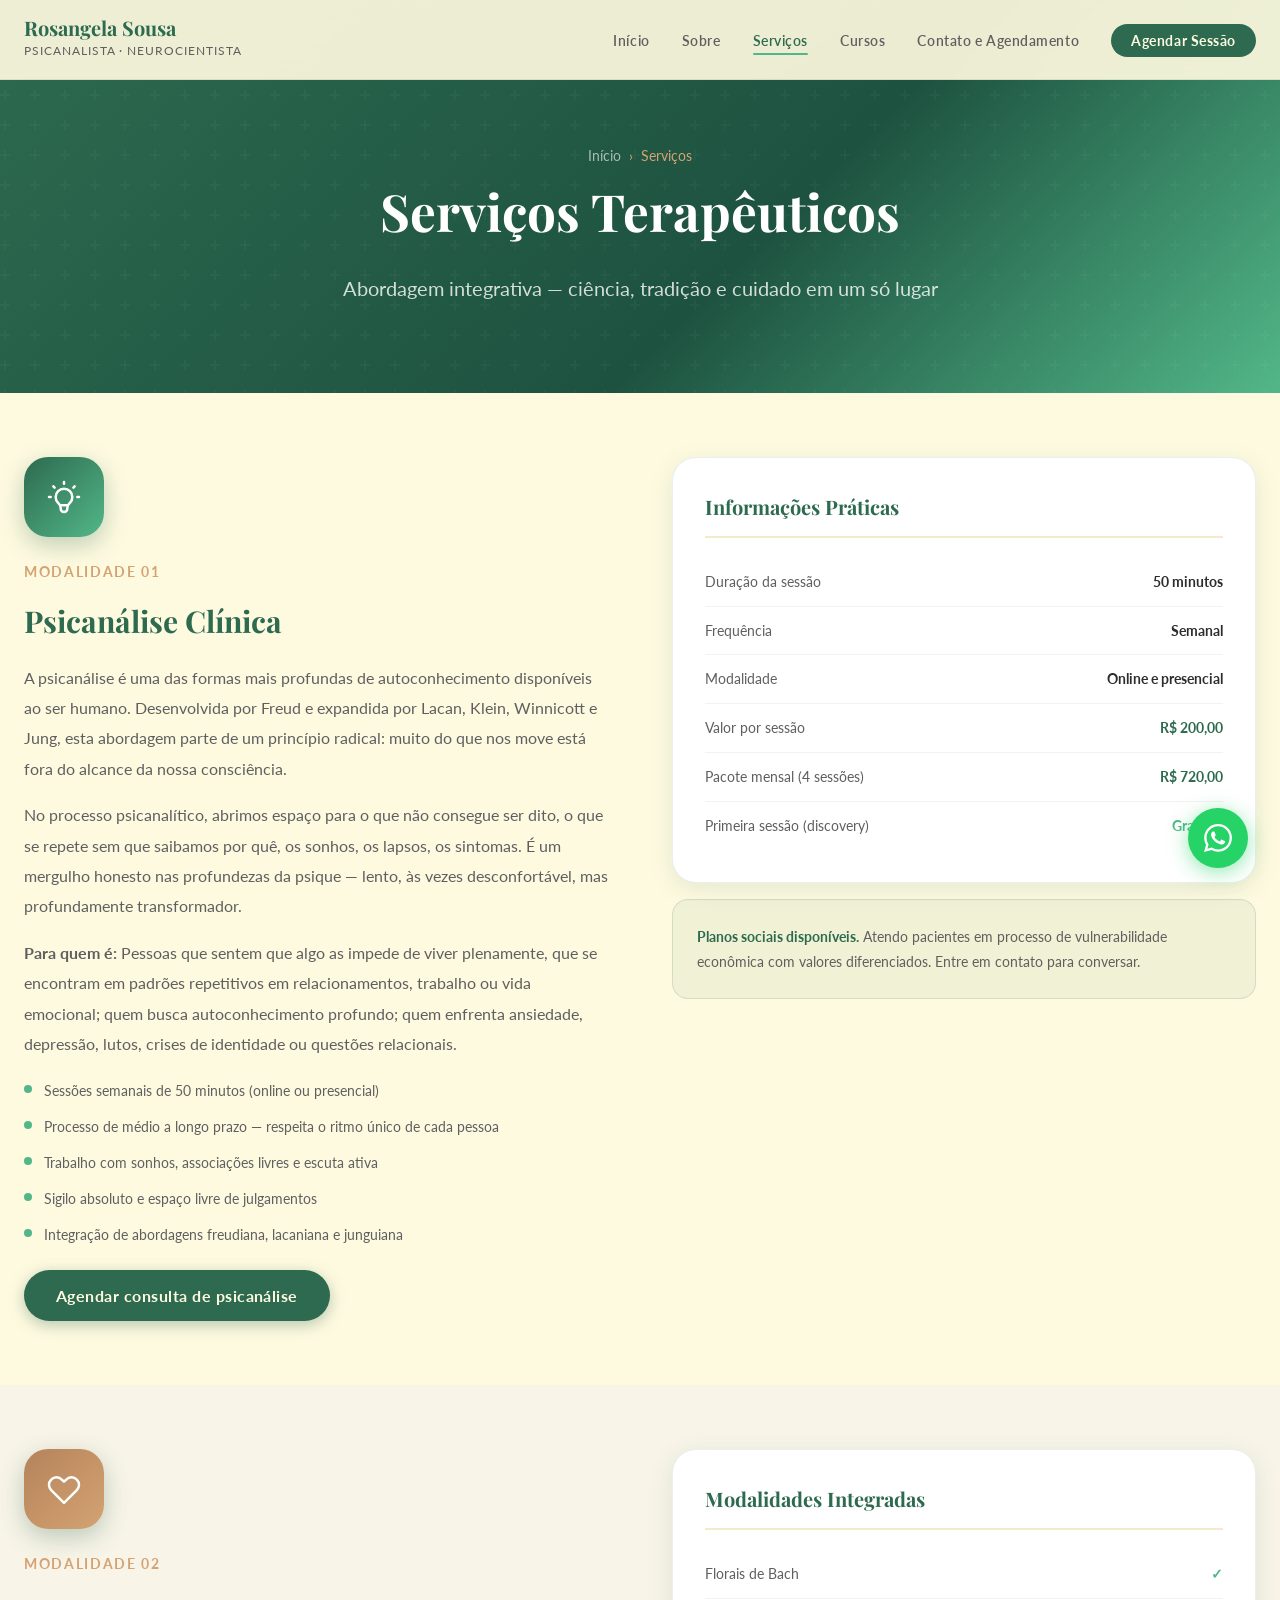
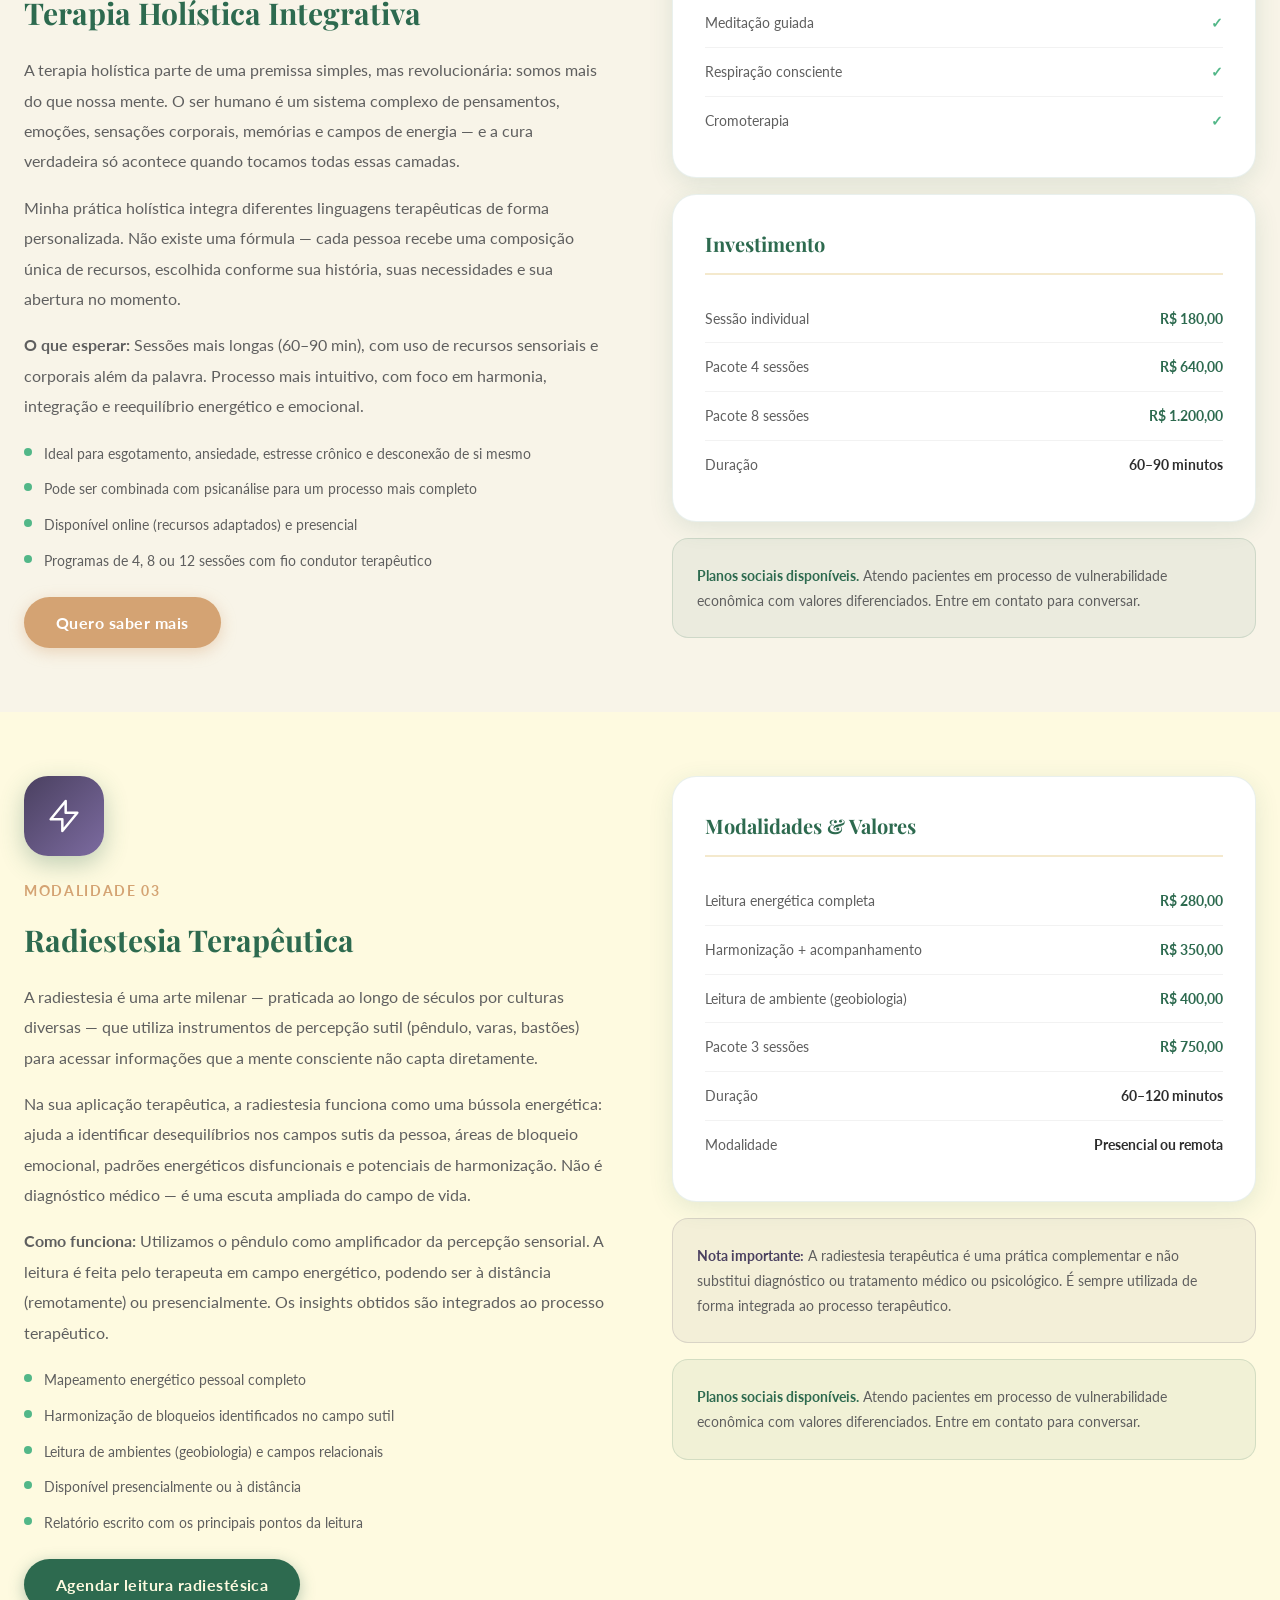
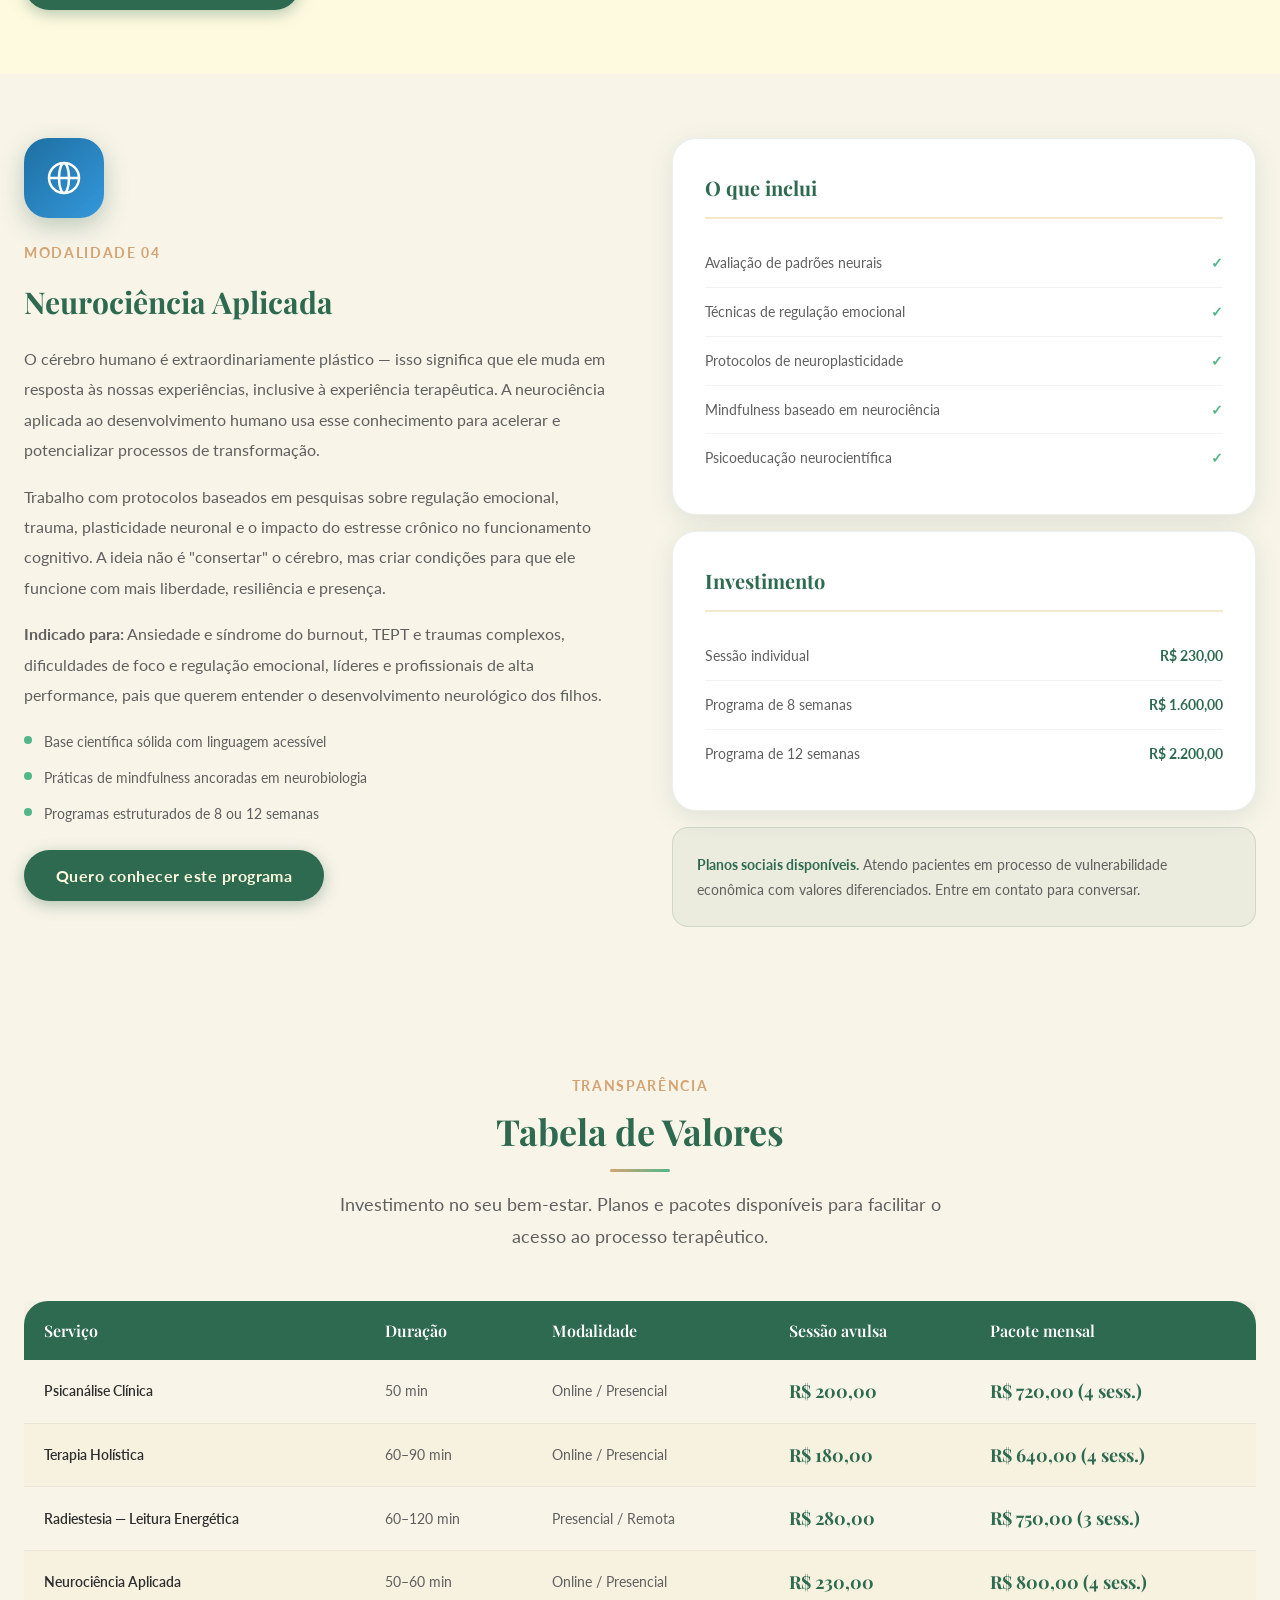
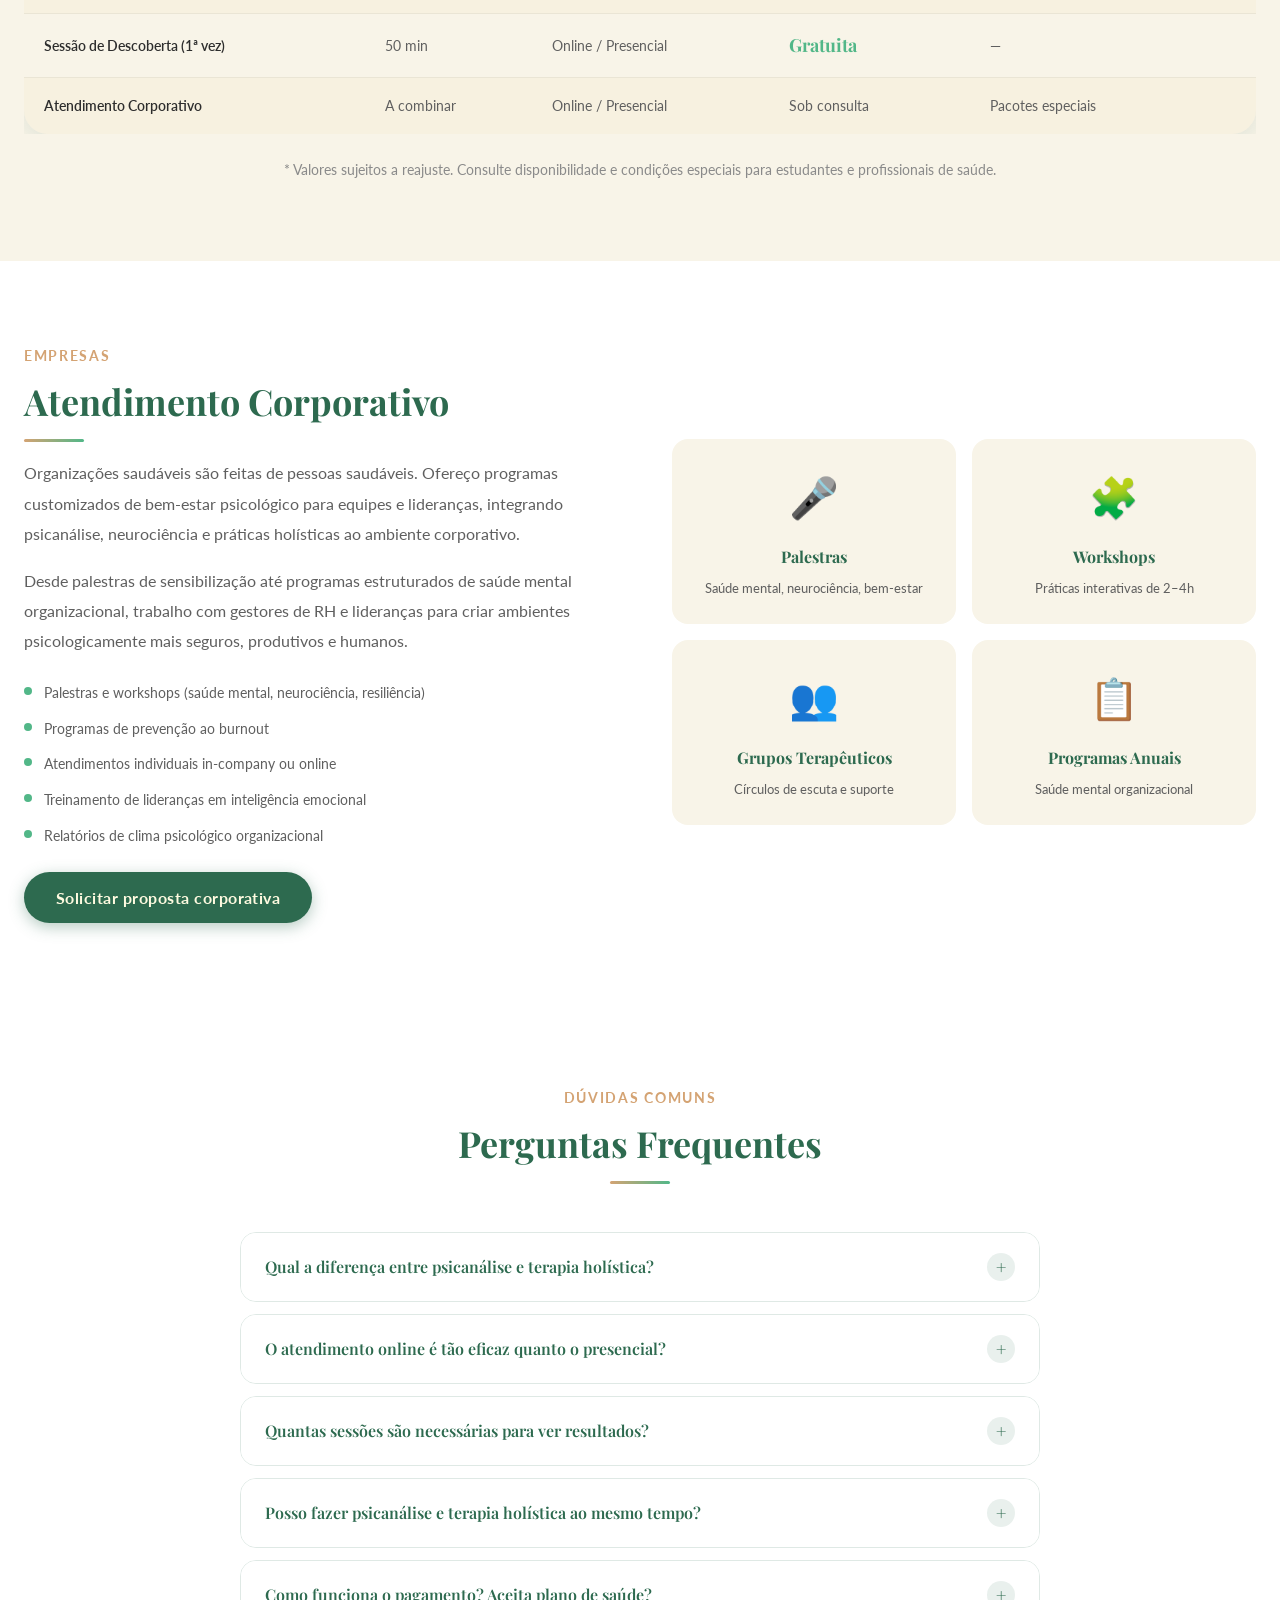
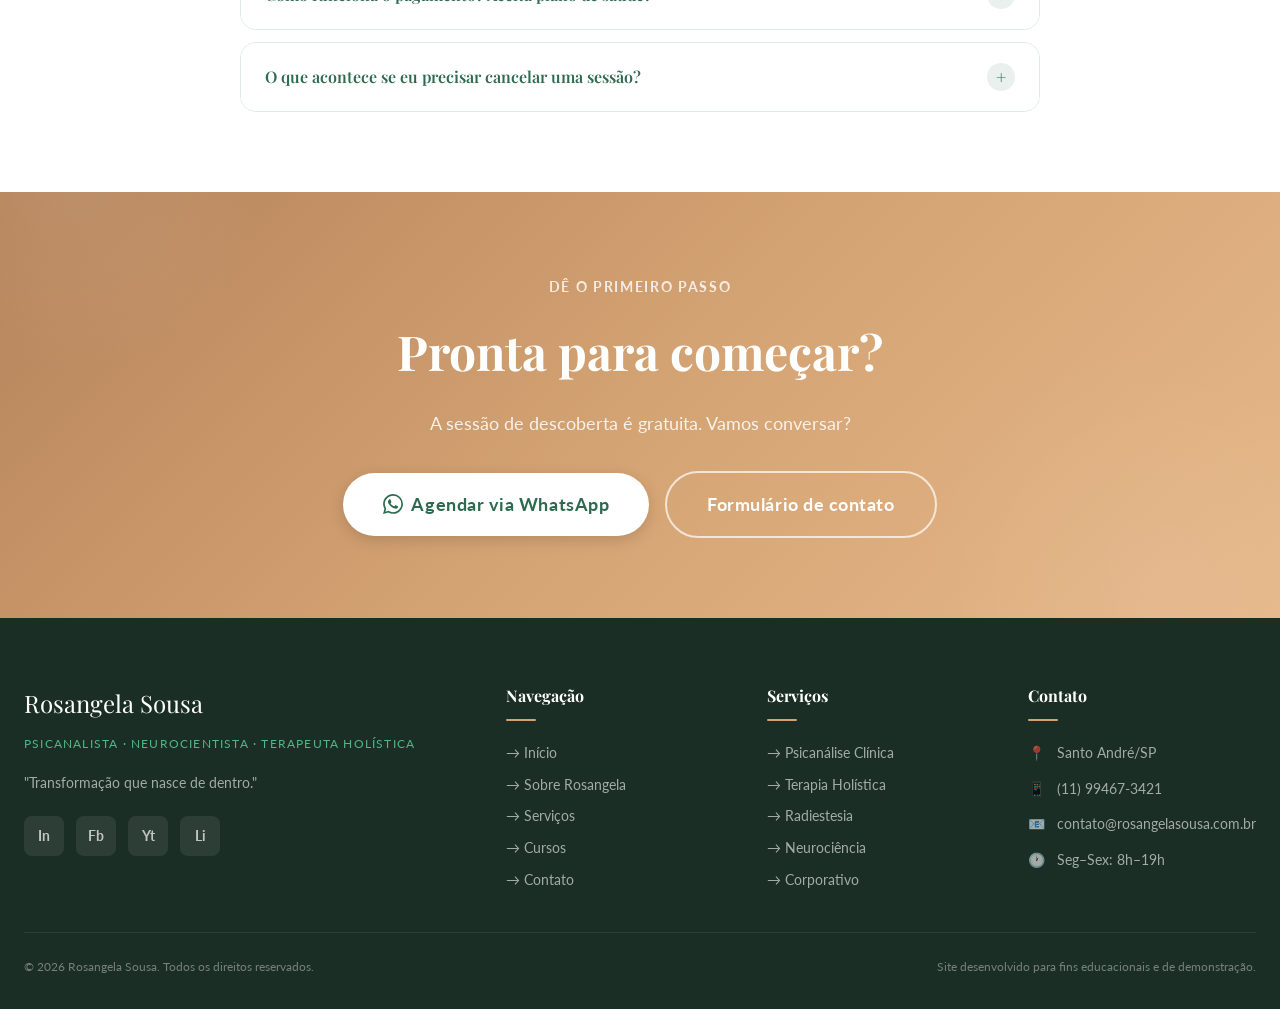
<file: site/pages/servicos.html>
<!DOCTYPE html>
<html lang="pt-BR">
<head>
  <meta charset="UTF-8" />
  <meta name="viewport" content="width=device-width, initial-scale=1.0" />

  <!-- SEO -->
  <title>Serviços — Psicanálise, Terapia Holística, Radiestesia | Rosangela Sousa</title>
  <meta name="description" content="Conheça todos os serviços terapêuticos de Rosangela Sousa: psicanálise clínica, terapia holística integrativa, radiestesia terapêutica e neurociência aplicada." />
  <meta name="keywords" content="psicanálise, terapia holística, radiestesia, neurociência, atendimento online, São Paulo, valores, preços" />

  <!-- Google Fonts -->
  <link rel="preconnect" href="https://fonts.googleapis.com" />
  <link rel="preconnect" href="https://fonts.gstatic.com" crossorigin />
  <link href="https://fonts.googleapis.com/css2?family=Playfair+Display:ital,wght@0,400;0,600;0,700;1,400;1,600&family=Lato:wght@300;400;700;900&display=swap" rel="stylesheet" />

  <!-- CSS -->
  <link rel="stylesheet" href="../css/styles.css" />

  <link rel="icon" type="image/svg+xml" href="data:image/svg+xml,<svg xmlns='http://www.w3.org/2000/svg' viewBox='0 0 100 100'><text y='.9em' font-size='90'>🌿</text></svg>" />
</head>
<body>

<!-- NAVBAR -->
<nav class="navbar" role="navigation" aria-label="Navegação principal">
  <div class="container navbar-inner">
    <a href="../index.html" class="navbar-logo" aria-label="Rosangela Sousa - Início">
      <span class="logo-name">Rosangela Sousa</span>
      <span class="logo-title">Psicanalista · Neurocientista</span>
    </a>
    <ul class="navbar-menu" role="menubar">
      <li role="none"><a href="../index.html" class="navbar-link"        role="menuitem">Início</a></li>
      <li role="none"><a href="sobre.html"    class="navbar-link"        role="menuitem">Sobre</a></li>
      <li role="none"><a href="servicos.html" class="navbar-link active" role="menuitem">Serviços</a></li>
      <li role="none"><a href="cursos.html"   class="navbar-link"        role="menuitem">Cursos</a></li>
      <li role="none"><a href="contato.html"  class="navbar-link"        role="menuitem">Contato e Agendamento</a></li>
      <li role="none">
        <a href="contato.html#agenda" class="navbar-link navbar-cta"
           role="menuitem">Agendar Sessão</a>
      </li>
    </ul>
    <button class="navbar-toggle" aria-label="Abrir menu" aria-expanded="false">
      <span></span><span></span><span></span>
    </button>
  </div>
</nav>


<!-- HERO -->
<header class="page-hero" aria-label="Serviços">
  <div class="container page-hero-inner">
    <nav class="breadcrumb" aria-label="Trilha de navegação">
      <a href="../index.html">Início</a>
      <span aria-hidden="true">›</span>
      <span aria-current="page">Serviços</span>
    </nav>
    <h1>Serviços Terapêuticos</h1>
    <p>Abordagem integrativa — ciência, tradição e cuidado em um só lugar</p>
  </div>
</header>


<!-- ╔══════════════════════════════════════╗
     ║  1. PSICANÁLISE CLÍNICA             ║
     ╚══════════════════════════════════════╝ -->
<section class="servico-detalhe" id="psicanalise" aria-label="Psicanálise Clínica">
  <div class="container">
    <div class="servico-detalhe-grid">

      <div class="servico-detalhe-content fade-in-left">
        <div class="servico-detalhe-icon-big" aria-hidden="true">
          <svg width="40" height="40" fill="none" viewBox="0 0 24 24" stroke="currentColor">
            <path stroke-linecap="round" stroke-linejoin="round" stroke-width="1.5" d="M9.663 17h4.673M12 3v1m6.364 1.636l-.707.707M21 12h-1M4 12H3m3.343-5.657l-.707-.707m2.828 9.9a5 5 0 117.072 0l-.548.547A3.374 3.374 0 0014 18.469V19a2 2 0 11-4 0v-.531c0-.895-.356-1.754-.988-2.386l-.548-.547z"/>
          </svg>
        </div>
        <span class="section-label">Modalidade 01</span>
        <h2>Psicanálise Clínica</h2>

        <p>
          A psicanálise é uma das formas mais profundas de autoconhecimento disponíveis ao ser humano.
          Desenvolvida por Freud e expandida por Lacan, Klein, Winnicott e Jung, esta abordagem
          parte de um princípio radical: muito do que nos move está fora do alcance da nossa consciência.
        </p>

        <p>
          No processo psicanalítico, abrimos espaço para o que não consegue ser dito, o que se
          repete sem que saibamos por quê, os sonhos, os lapsos, os sintomas. É um mergulho honesto
          nas profundezas da psique — lento, às vezes desconfortável, mas profundamente transformador.
        </p>

        <p>
          <strong>Para quem é:</strong> Pessoas que sentem que algo as impede de viver plenamente,
          que se encontram em padrões repetitivos em relacionamentos, trabalho ou vida emocional;
          quem busca autoconhecimento profundo; quem enfrenta ansiedade, depressão, lutos,
          crises de identidade ou questões relacionais.
        </p>

        <div class="servico-features">
          <div class="servico-feature">
            <div class="servico-feature-dot"></div>
            <span>Sessões semanais de 50 minutos (online ou presencial)</span>
          </div>
          <div class="servico-feature">
            <div class="servico-feature-dot"></div>
            <span>Processo de médio a longo prazo — respeita o ritmo único de cada pessoa</span>
          </div>
          <div class="servico-feature">
            <div class="servico-feature-dot"></div>
            <span>Trabalho com sonhos, associações livres e escuta ativa</span>
          </div>
          <div class="servico-feature">
            <div class="servico-feature-dot"></div>
            <span>Sigilo absoluto e espaço livre de julgamentos</span>
          </div>
          <div class="servico-feature">
            <div class="servico-feature-dot"></div>
            <span>Integração de abordagens freudiana, lacaniana e junguiana</span>
          </div>
        </div>

        <div style="margin-top: 1.5rem;">
          <a href="#"
             class="btn btn-primary"
             data-whatsapp="Olá, Rosangela! Tenho interesse em iniciar um processo de psicanálise. Podemos conversar?"
             target="_blank" rel="noopener">
            Agendar consulta de psicanálise
          </a>
        </div>
      </div>

      <div class="fade-in-right">
        <div class="servico-info-card">
          <h3>Informações Práticas</h3>
          <div class="info-row">
            <span class="label">Duração da sessão</span>
            <span class="value">50 minutos</span>
          </div>
          <div class="info-row">
            <span class="label">Frequência</span>
            <span class="value">Semanal</span>
          </div>
          <div class="info-row">
            <span class="label">Modalidade</span>
            <span class="value">Online e presencial</span>
          </div>
          <div class="info-row">
            <span class="label">Valor por sessão</span>
            <span class="value" style="color: var(--color-emerald-dark);">R$ 200,00</span>
          </div>
          <div class="info-row">
            <span class="label">Pacote mensal (4 sessões)</span>
            <span class="value" style="color: var(--color-emerald-dark);">R$ 720,00</span>
          </div>
          <div class="info-row">
            <span class="label">Primeira sessão (discovery)</span>
            <span class="value" style="color: var(--color-emerald-mid); font-size: 0.875rem;">Gratuita</span>
          </div>
        </div>

        <div style="margin-top: 1rem; padding: 1.5rem; background: rgba(45,106,79,0.06); border-radius: 1rem; border: 1px solid rgba(45,106,79,0.15);">
          <p style="font-size: 0.875rem; color: var(--color-text-secondary); line-height: 1.8;">
            <strong style="color: var(--color-emerald-dark);">Planos sociais disponíveis.</strong>
            Atendo pacientes em processo de vulnerabilidade econômica com valores diferenciados.
            Entre em contato para conversar.
          </p>
        </div>
      </div>

    </div>
  </div>
</section>


<!-- ╔══════════════════════════════════════╗
     ║  2. TERAPIA HOLÍSTICA               ║
     ╚══════════════════════════════════════╝ -->
<section class="servico-detalhe" id="holistica" aria-label="Terapia Holística">
  <div class="container">
    <div class="servico-detalhe-grid reverse">

      <div class="fade-in-left">
        <div class="servico-info-card">
          <h3>Modalidades Integradas</h3>
          <div class="info-row">
            <span class="label">Florais de Bach</span>
            <span class="value" style="color: var(--color-emerald-mid);">✓</span>
          </div>
          <div class="info-row">
            <span class="label">Meditação guiada</span>
            <span class="value" style="color: var(--color-emerald-mid);">✓</span>
          </div>
          <div class="info-row">
            <span class="label">Respiração consciente</span>
            <span class="value" style="color: var(--color-emerald-mid);">✓</span>
          </div>
          <div class="info-row">
            <span class="label">Cromoterapia</span>
            <span class="value" style="color: var(--color-emerald-mid);">✓</span>
          </div>
        </div>

        <div style="margin-top: 1rem;" class="servico-info-card">
          <h3>Investimento</h3>
          <div class="info-row">
            <span class="label">Sessão individual</span>
            <span class="value" style="color: var(--color-emerald-dark);">R$ 180,00</span>
          </div>
          <div class="info-row">
            <span class="label">Pacote 4 sessões</span>
            <span class="value" style="color: var(--color-emerald-dark);">R$ 640,00</span>
          </div>
          <div class="info-row">
            <span class="label">Pacote 8 sessões</span>
            <span class="value" style="color: var(--color-emerald-dark);">R$ 1.200,00</span>
          </div>
          <div class="info-row">
            <span class="label">Duração</span>
            <span class="value">60–90 minutos</span>
          </div>
        </div>

        <div style="margin-top: 1rem; padding: 1.5rem; background: rgba(45,106,79,0.06); border-radius: 1rem; border: 1px solid rgba(45,106,79,0.15);">
          <p style="font-size: 0.875rem; color: var(--color-text-secondary); line-height: 1.8;">
            <strong style="color: var(--color-emerald-dark);">Planos sociais disponíveis.</strong>
            Atendo pacientes em processo de vulnerabilidade econômica com valores diferenciados.
            Entre em contato para conversar.
          </p>
        </div>
      </div>

      <div class="servico-detalhe-content fade-in-right">
        <div class="servico-detalhe-icon-big" style="background: linear-gradient(135deg, #b5835a, #d4a373);" aria-hidden="true">
          <svg width="40" height="40" fill="none" viewBox="0 0 24 24" stroke="currentColor">
            <path stroke-linecap="round" stroke-linejoin="round" stroke-width="1.5" d="M4.318 6.318a4.5 4.5 0 000 6.364L12 20.364l7.682-7.682a4.5 4.5 0 00-6.364-6.364L12 7.636l-1.318-1.318a4.5 4.5 0 00-6.364 0z"/>
          </svg>
        </div>
        <span class="section-label">Modalidade 02</span>
        <h2>Terapia Holística Integrativa</h2>

        <p>
          A terapia holística parte de uma premissa simples, mas revolucionária: somos mais do que
          nossa mente. O ser humano é um sistema complexo de pensamentos, emoções, sensações corporais,
          memórias e campos de energia — e a cura verdadeira só acontece quando tocamos todas essas camadas.
        </p>

        <p>
          Minha prática holística integra diferentes linguagens terapêuticas de forma personalizada.
          Não existe uma fórmula — cada pessoa recebe uma composição única de recursos, escolhida
          conforme sua história, suas necessidades e sua abertura no momento.
        </p>

        <p>
          <strong>O que esperar:</strong> Sessões mais longas (60–90 min), com uso de recursos
          sensoriais e corporais além da palavra. Processo mais intuitivo, com foco em harmonia,
          integração e reequilíbrio energético e emocional.
        </p>

        <div class="servico-features">
          <div class="servico-feature">
            <div class="servico-feature-dot"></div>
            <span>Ideal para esgotamento, ansiedade, estresse crônico e desconexão de si mesmo</span>
          </div>
          <div class="servico-feature">
            <div class="servico-feature-dot"></div>
            <span>Pode ser combinada com psicanálise para um processo mais completo</span>
          </div>
          <div class="servico-feature">
            <div class="servico-feature-dot"></div>
            <span>Disponível online (recursos adaptados) e presencial</span>
          </div>
          <div class="servico-feature">
            <div class="servico-feature-dot"></div>
            <span>Programas de 4, 8 ou 12 sessões com fio condutor terapêutico</span>
          </div>
        </div>

        <div style="margin-top: 1.5rem;">
          <a href="#"
             class="btn btn-terra"
             data-whatsapp="Olá! Tenho interesse em sessões de Terapia Holística. Podemos conversar?"
             target="_blank" rel="noopener">
            Quero saber mais
          </a>
        </div>
      </div>

    </div>
  </div>
</section>


<!-- ╔══════════════════════════════════════╗
     ║  3. RADIESTESIA TERAPÊUTICA         ║
     ╚══════════════════════════════════════╝ -->
<section class="servico-detalhe" id="radiestesia" aria-label="Radiestesia Terapêutica">
  <div class="container">
    <div class="servico-detalhe-grid">

      <div class="servico-detalhe-content fade-in-left">
        <div class="servico-detalhe-icon-big" style="background: linear-gradient(135deg, #4a4060, #7c6ba0);" aria-hidden="true">
          <svg width="40" height="40" fill="none" viewBox="0 0 24 24" stroke="currentColor">
            <path stroke-linecap="round" stroke-linejoin="round" stroke-width="1.5" d="M13 10V3L4 14h7v7l9-11h-7z"/>
          </svg>
        </div>
        <span class="section-label">Modalidade 03</span>
        <h2>Radiestesia Terapêutica</h2>

        <p>
          A radiestesia é uma arte milenar — praticada ao longo de séculos por culturas diversas —
          que utiliza instrumentos de percepção sutil (pêndulo, varas, bastões) para acessar
          informações que a mente consciente não capta diretamente.
        </p>

        <p>
          Na sua aplicação terapêutica, a radiestesia funciona como uma bússola energética:
          ajuda a identificar desequilíbrios nos campos sutis da pessoa, áreas de bloqueio emocional,
          padrões energéticos disfuncionais e potenciais de harmonização. Não é diagnóstico médico —
          é uma escuta ampliada do campo de vida.
        </p>

        <p>
          <strong>Como funciona:</strong> Utilizamos o pêndulo como amplificador da percepção sensorial.
          A leitura é feita pelo terapeuta em campo energético, podendo ser à distância (remotamente)
          ou presencialmente. Os insights obtidos são integrados ao processo terapêutico.
        </p>

        <div class="servico-features">
          <div class="servico-feature">
            <div class="servico-feature-dot"></div>
            <span>Mapeamento energético pessoal completo</span>
          </div>
          <div class="servico-feature">
            <div class="servico-feature-dot"></div>
            <span>Harmonização de bloqueios identificados no campo sutil</span>
          </div>
          <div class="servico-feature">
            <div class="servico-feature-dot"></div>
            <span>Leitura de ambientes (geobiologia) e campos relacionais</span>
          </div>
          <div class="servico-feature">
            <div class="servico-feature-dot"></div>
            <span>Disponível presencialmente ou à distância</span>
          </div>
          <div class="servico-feature">
            <div class="servico-feature-dot"></div>
            <span>Relatório escrito com os principais pontos da leitura</span>
          </div>
        </div>

        <div style="margin-top: 1.5rem;">
          <a href="#"
             class="btn btn-primary"
             data-whatsapp="Olá! Tenho interesse em Radiestesia Terapêutica. Pode me contar mais?"
             target="_blank" rel="noopener">
            Agendar leitura radiestésica
          </a>
        </div>
      </div>

      <div class="fade-in-right">
        <div class="servico-info-card">
          <h3>Modalidades &amp; Valores</h3>
          <div class="info-row">
            <span class="label">Leitura energética completa</span>
            <span class="value" style="color: var(--color-emerald-dark);">R$ 280,00</span>
          </div>
          <div class="info-row">
            <span class="label">Harmonização + acompanhamento</span>
            <span class="value" style="color: var(--color-emerald-dark);">R$ 350,00</span>
          </div>
          <div class="info-row">
            <span class="label">Leitura de ambiente (geobiologia)</span>
            <span class="value" style="color: var(--color-emerald-dark);">R$ 400,00</span>
          </div>
          <div class="info-row">
            <span class="label">Pacote 3 sessões</span>
            <span class="value" style="color: var(--color-emerald-dark);">R$ 750,00</span>
          </div>
          <div class="info-row">
            <span class="label">Duração</span>
            <span class="value">60–120 minutos</span>
          </div>
          <div class="info-row">
            <span class="label">Modalidade</span>
            <span class="value">Presencial ou remota</span>
          </div>
        </div>

        <div style="margin-top: 1rem; padding: 1.5rem; background: rgba(74,64,96,0.06); border-radius: 1rem; border: 1px solid rgba(74,64,96,0.15);">
          <p style="font-size: 0.875rem; color: var(--color-text-secondary); line-height: 1.8;">
            <strong style="color: #4a4060;">Nota importante:</strong> A radiestesia terapêutica é uma prática complementar
            e não substitui diagnóstico ou tratamento médico ou psicológico. É sempre utilizada
            de forma integrada ao processo terapêutico.
          </p>
        </div>

        <div style="margin-top: 1rem; padding: 1.5rem; background: rgba(45,106,79,0.06); border-radius: 1rem; border: 1px solid rgba(45,106,79,0.15);">
          <p style="font-size: 0.875rem; color: var(--color-text-secondary); line-height: 1.8;">
            <strong style="color: var(--color-emerald-dark);">Planos sociais disponíveis.</strong>
            Atendo pacientes em processo de vulnerabilidade econômica com valores diferenciados.
            Entre em contato para conversar.
          </p>
        </div>
      </div>

    </div>
  </div>
</section>


<!-- ╔══════════════════════════════════════╗
     ║  4. NEUROCIÊNCIA APLICADA           ║
     ╚══════════════════════════════════════╝ -->
<section class="servico-detalhe" id="neurociencia" aria-label="Neurociência Aplicada">
  <div class="container">
    <div class="servico-detalhe-grid reverse">

      <div class="fade-in-left">
        <div class="servico-info-card">
          <h3>O que inclui</h3>
          <div class="info-row">
            <span class="label">Avaliação de padrões neurais</span>
            <span class="value" style="color: var(--color-emerald-mid);">✓</span>
          </div>
          <div class="info-row">
            <span class="label">Técnicas de regulação emocional</span>
            <span class="value" style="color: var(--color-emerald-mid);">✓</span>
          </div>
          <div class="info-row">
            <span class="label">Protocolos de neuroplasticidade</span>
            <span class="value" style="color: var(--color-emerald-mid);">✓</span>
          </div>
          <div class="info-row">
            <span class="label">Mindfulness baseado em neurociência</span>
            <span class="value" style="color: var(--color-emerald-mid);">✓</span>
          </div>
          <div class="info-row">
            <span class="label">Psicoeducação neurocientífica</span>
            <span class="value" style="color: var(--color-emerald-mid);">✓</span>
          </div>
        </div>

        <div style="margin-top: 1rem;" class="servico-info-card">
          <h3>Investimento</h3>
          <div class="info-row">
            <span class="label">Sessão individual</span>
            <span class="value" style="color: var(--color-emerald-dark);">R$ 230,00</span>
          </div>
          <div class="info-row">
            <span class="label">Programa de 8 semanas</span>
            <span class="value" style="color: var(--color-emerald-dark);">R$ 1.600,00</span>
          </div>
          <div class="info-row">
            <span class="label">Programa de 12 semanas</span>
            <span class="value" style="color: var(--color-emerald-dark);">R$ 2.200,00</span>
          </div>
        </div>

        <div style="margin-top: 1rem; padding: 1.5rem; background: rgba(45,106,79,0.06); border-radius: 1rem; border: 1px solid rgba(45,106,79,0.15);">
          <p style="font-size: 0.875rem; color: var(--color-text-secondary); line-height: 1.8;">
            <strong style="color: var(--color-emerald-dark);">Planos sociais disponíveis.</strong>
            Atendo pacientes em processo de vulnerabilidade econômica com valores diferenciados.
            Entre em contato para conversar.
          </p>
        </div>
      </div>

      <div class="servico-detalhe-content fade-in-right">
        <div class="servico-detalhe-icon-big" style="background: linear-gradient(135deg, #1d6fa1, #3498db);" aria-hidden="true">
          <svg width="40" height="40" fill="none" viewBox="0 0 24 24" stroke="currentColor">
            <path stroke-linecap="round" stroke-linejoin="round" stroke-width="1.5" d="M21 12a9 9 0 01-9 9m9-9a9 9 0 00-9-9m9 9H3m9 9a9 9 0 01-9-9m9 9c1.657 0 3-4.03 3-9s-1.343-9-3-9m0 18c-1.657 0-3-4.03-3-9s1.343-9 3-9m-9 9a9 9 0 019-9"/>
          </svg>
        </div>
        <span class="section-label">Modalidade 04</span>
        <h2>Neurociência Aplicada</h2>

        <p>
          O cérebro humano é extraordinariamente plástico — isso significa que ele muda em resposta
          às nossas experiências, inclusive à experiência terapêutica. A neurociência aplicada
          ao desenvolvimento humano usa esse conhecimento para acelerar e potencializar processos
          de transformação.
        </p>

        <p>
          Trabalho com protocolos baseados em pesquisas sobre regulação emocional, trauma,
          plasticidade neuronal e o impacto do estresse crônico no funcionamento cognitivo.
          A ideia não é "consertar" o cérebro, mas criar condições para que ele funcione com
          mais liberdade, resiliência e presença.
        </p>

        <p>
          <strong>Indicado para:</strong> Ansiedade e síndrome do burnout, TEPT e traumas complexos,
          dificuldades de foco e regulação emocional, líderes e profissionais de alta performance,
          pais que querem entender o desenvolvimento neurológico dos filhos.
        </p>

        <div class="servico-features">
          <div class="servico-feature">
            <div class="servico-feature-dot"></div>
            <span>Base científica sólida com linguagem acessível</span>
          </div>
          <div class="servico-feature">
            <div class="servico-feature-dot"></div>
            <span>Práticas de mindfulness ancoradas em neurobiologia</span>
          </div>
          <div class="servico-feature">
            <div class="servico-feature-dot"></div>
            <span>Programas estruturados de 8 ou 12 semanas</span>
          </div>
        </div>

        <div style="margin-top: 1.5rem;">
          <a href="#"
             class="btn btn-primary"
             data-whatsapp="Olá! Tenho interesse no serviço de Neurociência Aplicada. Podemos conversar?"
             target="_blank" rel="noopener">
            Quero conhecer este programa
          </a>
        </div>
      </div>

    </div>
  </div>
</section>


<!-- ╔══════════════════════════════════════╗
     ║  TABELA RESUMO DE VALORES           ║
     ╚══════════════════════════════════════╝ -->
<section class="section bg-alt" aria-label="Tabela de valores">
  <div class="container">

    <div class="section-header fade-in">
      <span class="section-label">Transparência</span>
      <h2 class="section-title">Tabela de Valores</h2>
      <p class="section-subtitle">
        Investimento no seu bem-estar. Planos e pacotes disponíveis para facilitar o acesso ao processo terapêutico.
      </p>
    </div>

    <div style="overflow-x: auto;">
      <table class="valores-table fade-in" aria-label="Tabela de preços dos serviços">
        <thead>
          <tr>
            <th>Serviço</th>
            <th>Duração</th>
            <th>Modalidade</th>
            <th>Sessão avulsa</th>
            <th>Pacote mensal</th>
          </tr>
        </thead>
        <tbody>
          <tr>
            <td>Psicanálise Clínica</td>
            <td>50 min</td>
            <td>Online / Presencial</td>
            <td class="price-cell">R$ 200,00</td>
            <td class="price-cell">R$ 720,00 (4 sess.)</td>
          </tr>
          <tr>
            <td>Terapia Holística</td>
            <td>60–90 min</td>
            <td>Online / Presencial</td>
            <td class="price-cell">R$ 180,00</td>
            <td class="price-cell">R$ 640,00 (4 sess.)</td>
          </tr>
          <tr>
            <td>Radiestesia — Leitura Energética</td>
            <td>60–120 min</td>
            <td>Presencial / Remota</td>
            <td class="price-cell">R$ 280,00</td>
            <td class="price-cell">R$ 750,00 (3 sess.)</td>
          </tr>
          <tr>
            <td>Neurociência Aplicada</td>
            <td>50–60 min</td>
            <td>Online / Presencial</td>
            <td class="price-cell">R$ 230,00</td>
            <td class="price-cell">R$ 800,00 (4 sess.)</td>
          </tr>
          <tr>
            <td>Sessão de Descoberta (1ª vez)</td>
            <td>50 min</td>
            <td>Online / Presencial</td>
            <td class="price-cell" style="color: var(--color-emerald-mid);">Gratuita</td>
            <td>—</td>
          </tr>
          <tr>
            <td>Atendimento Corporativo</td>
            <td>A combinar</td>
            <td>Online / Presencial</td>
            <td>Sob consulta</td>
            <td>Pacotes especiais</td>
          </tr>
        </tbody>
      </table>
    </div>

    <p style="font-size: 0.875rem; color: var(--color-text-light); text-align: center; margin-top: 1.5rem;">
      * Valores sujeitos a reajuste. Consulte disponibilidade e condições especiais para estudantes e profissionais de saúde.
    </p>

  </div>
</section>


<!-- ╔══════════════════════════════════════╗
     ║  ATENDIMENTO CORPORATIVO            ║
     ╚══════════════════════════════════════╝ -->
<section class="section bg-white" id="corporativo" aria-label="Atendimento corporativo">
  <div class="container">
    <div style="display: grid; grid-template-columns: 1fr 1fr; gap: 4rem; align-items: center;">

      <div class="fade-in-left">
        <span class="section-label">Empresas</span>
        <h2 class="section-title">Atendimento Corporativo</h2>
        <p style="color: var(--color-text-secondary); line-height: 1.9; margin-bottom: 1rem;">
          Organizações saudáveis são feitas de pessoas saudáveis. Ofereço programas customizados
          de bem-estar psicológico para equipes e lideranças, integrando psicanálise, neurociência
          e práticas holísticas ao ambiente corporativo.
        </p>
        <p style="color: var(--color-text-secondary); line-height: 1.9; margin-bottom: 1.5rem;">
          Desde palestras de sensibilização até programas estruturados de saúde mental organizacional,
          trabalho com gestores de RH e lideranças para criar ambientes psicologicamente mais seguros,
          produtivos e humanos.
        </p>

        <div class="servico-features">
          <div class="servico-feature"><div class="servico-feature-dot"></div><span>Palestras e workshops (saúde mental, neurociência, resiliência)</span></div>
          <div class="servico-feature"><div class="servico-feature-dot"></div><span>Programas de prevenção ao burnout</span></div>
          <div class="servico-feature"><div class="servico-feature-dot"></div><span>Atendimentos individuais in-company ou online</span></div>
          <div class="servico-feature"><div class="servico-feature-dot"></div><span>Treinamento de lideranças em inteligência emocional</span></div>
          <div class="servico-feature"><div class="servico-feature-dot"></div><span>Relatórios de clima psicológico organizacional</span></div>
        </div>

        <div style="margin-top: 1.5rem;">
          <a href="#"
             class="btn btn-primary"
             data-whatsapp="Olá, Rosangela! Sou de uma empresa e tenho interesse no atendimento corporativo. Podemos conversar?"
             target="_blank" rel="noopener">
            Solicitar proposta corporativa
          </a>
        </div>
      </div>

      <div class="fade-in-right">
        <div style="display: grid; grid-template-columns: 1fr 1fr; gap: 1rem;">
          <div style="padding: 1.5rem; background: var(--color-bg-alt); border-radius: 1rem; text-align: center;">
            <div style="font-size: 2.5rem; margin-bottom: 0.75rem;" aria-hidden="true">🎤</div>
            <h3 style="font-family: var(--font-heading); font-size: 1rem; color: var(--color-emerald-dark); margin-bottom: 0.5rem;">Palestras</h3>
            <p style="font-size: 0.8rem; color: var(--color-text-secondary);">Saúde mental, neurociência, bem-estar</p>
          </div>
          <div style="padding: 1.5rem; background: var(--color-bg-alt); border-radius: 1rem; text-align: center;">
            <div style="font-size: 2.5rem; margin-bottom: 0.75rem;" aria-hidden="true">🧩</div>
            <h3 style="font-family: var(--font-heading); font-size: 1rem; color: var(--color-emerald-dark); margin-bottom: 0.5rem;">Workshops</h3>
            <p style="font-size: 0.8rem; color: var(--color-text-secondary);">Práticas interativas de 2–4h</p>
          </div>
          <div style="padding: 1.5rem; background: var(--color-bg-alt); border-radius: 1rem; text-align: center;">
            <div style="font-size: 2.5rem; margin-bottom: 0.75rem;" aria-hidden="true">👥</div>
            <h3 style="font-family: var(--font-heading); font-size: 1rem; color: var(--color-emerald-dark); margin-bottom: 0.5rem;">Grupos Terapêuticos</h3>
            <p style="font-size: 0.8rem; color: var(--color-text-secondary);">Círculos de escuta e suporte</p>
          </div>
          <div style="padding: 1.5rem; background: var(--color-bg-alt); border-radius: 1rem; text-align: center;">
            <div style="font-size: 2.5rem; margin-bottom: 0.75rem;" aria-hidden="true">📋</div>
            <h3 style="font-family: var(--font-heading); font-size: 1rem; color: var(--color-emerald-dark); margin-bottom: 0.5rem;">Programas Anuais</h3>
            <p style="font-size: 0.8rem; color: var(--color-text-secondary);">Saúde mental organizacional</p>
          </div>
        </div>
      </div>

    </div>
  </div>
</section>


<!-- ╔══════════════════════════════════════╗
     ║  FAQ DE SERVIÇOS                    ║
     ╚══════════════════════════════════════╝ -->
<section class="faq-section section bg-alt" aria-label="Perguntas frequentes sobre serviços">
  <div class="container">

    <div class="section-header fade-in">
      <span class="section-label">Dúvidas Comuns</span>
      <h2 class="section-title">Perguntas Frequentes</h2>
    </div>

    <div class="faq-list fade-in" role="list">

      <div class="faq-item" role="listitem">
        <button class="faq-question" aria-expanded="false">
          Qual a diferença entre psicanálise e terapia holística?
          <span class="faq-icon" aria-hidden="true">+</span>
        </button>
        <div class="faq-answer" role="region">
          <div class="faq-answer-inner">
            A psicanálise trabalha primariamente com a palavra, com o inconsciente e com a história do sujeito.
            É um processo mais longo e profundo, voltado para transformação estrutural. A terapia holística,
            por sua vez, inclui recursos que vão além da palavra — o corpo, os sentidos, as energias sutis.
            É mais focada em harmonização e equilíbrio. Muitos pacientes se beneficiam de ambas combinadas.
          </div>
        </div>
      </div>

      <div class="faq-item" role="listitem">
        <button class="faq-question" aria-expanded="false">
          O atendimento online é tão eficaz quanto o presencial?
          <span class="faq-icon" aria-hidden="true">+</span>
        </button>
        <div class="faq-answer" role="region">
          <div class="faq-answer-inner">
            Para a psicanálise e para a neurociência aplicada, as pesquisas mostram eficácia equivalente.
            O que muda é o contexto — não a profundidade. Para a terapia holística e radiestesia,
            o presencial permite o uso de mais recursos sensoriais, mas o atendimento online é
            totalmente possível e eficaz com as adaptações adequadas.
          </div>
        </div>
      </div>

      <div class="faq-item" role="listitem">
        <button class="faq-question" aria-expanded="false">
          Quantas sessões são necessárias para ver resultados?
          <span class="faq-icon" aria-hidden="true">+</span>
        </button>
        <div class="faq-answer" role="region">
          <div class="faq-answer-inner">
            Depende muito da modalidade e de cada pessoa. Na terapia holística, muitas pessoas
            percebem mudanças já nas primeiras sessões. Na psicanálise, o processo é mais gradual —
            é comum que nos primeiros meses aconteça um aprofundamento da compreensão, que vai
            gerando mudanças reais ao longo do tempo. Não trabalho com promessas de "resultados rápidos"
            porque acredito em transformação genuína, não em soluções superficiais.
          </div>
        </div>
      </div>

      <div class="faq-item" role="listitem">
        <button class="faq-question" aria-expanded="false">
          Posso fazer psicanálise e terapia holística ao mesmo tempo?
          <span class="faq-icon" aria-hidden="true">+</span>
        </button>
        <div class="faq-answer" role="region">
          <div class="faq-answer-inner">
            Sim — e muitas vezes é a combinação mais poderosa. A psicanálise vai às raízes;
            a terapia holística cuida do campo energético e emocional mais imediato.
            Avaliamos juntos o que faz mais sentido para o seu momento.
          </div>
        </div>
      </div>

      <div class="faq-item" role="listitem">
        <button class="faq-question" aria-expanded="false">
          Como funciona o pagamento? Aceita plano de saúde?
          <span class="faq-icon" aria-hidden="true">+</span>
        </button>
        <div class="faq-answer" role="region">
          <div class="faq-answer-inner">
            Aceito Pix, transferência bancária, cartão de crédito (com pequena taxa) e dinheiro.
            Atualmente não trabalho com convênios ou planos de saúde. Emito recibo para reembolso
            nos planos que cobrem psicoterapia — consulte sua operadora. Ofereço valores sociais
            para pessoas em situação de vulnerabilidade econômica.
          </div>
        </div>
      </div>

      <div class="faq-item" role="listitem">
        <button class="faq-question" aria-expanded="false">
          O que acontece se eu precisar cancelar uma sessão?
          <span class="faq-icon" aria-hidden="true">+</span>
        </button>
        <div class="faq-answer" role="region">
          <div class="faq-answer-inner">
            Solicito aviso com pelo menos 24 horas de antecedência para cancelamentos sem cobrança.
            Cancelamentos com menos de 24h ou faltas sem aviso são cobradas integralmente.
            Entendo que imprevistos acontecem — nesses casos, conversamos caso a caso com compreensão.
          </div>
        </div>
      </div>

    </div>

  </div>
</section>


<!-- CTA -->
<section class="cta-section section" aria-label="Agendar sessão">
  <div class="container">
    <div class="cta-inner fade-in">
      <span class="section-label" style="color: rgba(255,255,255,0.8);">Dê o primeiro passo</span>
      <h2>Pronta para começar?</h2>
      <p>A sessão de descoberta é gratuita. Vamos conversar?</p>
      <div class="btn-group" style="justify-content: center;">
        <a href="#"
           class="btn btn-white btn-lg"
           data-whatsapp="Olá, Rosangela! Vi os seus serviços e gostaria de agendar a sessão de descoberta gratuita."
           target="_blank" rel="noopener">
          <svg width="20" height="20" fill="currentColor" viewBox="0 0 24 24" aria-hidden="true"><path d="M17.472 14.382c-.297-.149-1.758-.867-2.03-.967-.273-.099-.471-.148-.67.15-.197.297-.767.966-.94 1.164-.173.199-.347.223-.644.075-.297-.15-1.255-.463-2.39-1.475-.883-.788-1.48-1.761-1.653-2.059-.173-.297-.018-.458.13-.606.134-.133.298-.347.446-.52.149-.174.198-.298.298-.497.099-.198.05-.371-.025-.52-.075-.149-.669-1.612-.916-2.207-.242-.579-.487-.5-.669-.51-.173-.008-.371-.01-.57-.01-.198 0-.52.074-.792.372-.272.297-1.04 1.016-1.04 2.479 0 1.462 1.065 2.875 1.213 3.074.149.198 2.096 3.2 5.077 4.487.709.306 1.262.489 1.694.625.712.227 1.36.195 1.871.118.571-.085 1.758-.719 2.006-1.413.248-.694.248-1.289.173-1.413-.074-.124-.272-.198-.57-.347m-5.421 7.403h-.004a9.87 9.87 0 01-5.031-1.378l-.361-.214-3.741.982.998-3.648-.235-.374a9.86 9.86 0 01-1.51-5.26c.001-5.45 4.436-9.884 9.888-9.884 2.64 0 5.122 1.03 6.988 2.898a9.825 9.825 0 012.893 6.994c-.003 5.45-4.437 9.884-9.885 9.884m8.413-18.297A11.815 11.815 0 0012.05 0C5.495 0 .16 5.335.157 11.892c0 2.096.547 4.142 1.588 5.945L.057 24l6.305-1.654a11.882 11.882 0 005.683 1.448h.005c6.554 0 11.89-5.335 11.893-11.893a11.821 11.821 0 00-3.48-8.413z"/></svg>
          Agendar via WhatsApp
        </a>
        <a href="contato.html" class="btn btn-outline-white btn-lg">Formulário de contato</a>
      </div>
    </div>
  </div>
</section>


<!-- FOOTER -->
<footer class="footer" role="contentinfo">
  <div class="container">
    <div class="footer-grid">
      <div class="footer-brand">
        <p class="logo-name">Rosangela Sousa</p>
        <p class="logo-title">Psicanalista · Neurocientista · Terapeuta Holística</p>
        <p>"Transformação que nasce de dentro."</p>
        <div class="footer-social" aria-label="Redes sociais">
          <a href="https://www.instagram.com/rsousa_psicanalise" class="social-link" aria-label="Instagram">In</a>
          <a href="#" class="social-link" aria-label="Facebook">Fb</a>
          <a href="#" class="social-link" aria-label="YouTube">Yt</a>
          <a href="#" class="social-link" aria-label="LinkedIn">Li</a>
        </div>
      </div>
      <nav class="footer-col" aria-label="Navegação do rodapé">
        <h4>Navegação</h4>
        <ul class="footer-links">
          <li><a href="../index.html" class="footer-link">→ Início</a></li>
          <li><a href="sobre.html"    class="footer-link">→ Sobre Rosangela</a></li>
          <li><a href="servicos.html" class="footer-link">→ Serviços</a></li>
          <li><a href="cursos.html"   class="footer-link">→ Cursos</a></li>
          <li><a href="contato.html"  class="footer-link">→ Contato</a></li>
        </ul>
      </nav>
      <div class="footer-col">
        <h4>Serviços</h4>
        <ul class="footer-links">
          <li><a href="#psicanalise"  class="footer-link">→ Psicanálise Clínica</a></li>
          <li><a href="#holistica"    class="footer-link">→ Terapia Holística</a></li>
          <li><a href="#radiestesia"  class="footer-link">→ Radiestesia</a></li>
          <li><a href="#neurociencia" class="footer-link">→ Neurociência</a></li>
          <li><a href="#corporativo"  class="footer-link">→ Corporativo</a></li>
        </ul>
      </div>
      <div class="footer-col">
        <h4>Contato</h4>
        <div class="footer-contact-item"><span>📍</span><span>Santo André/SP</span></div>
        <div class="footer-contact-item"><span>📱</span><span>(11) 99467-3421</span></div>
        <div class="footer-contact-item"><span>📧</span><span>contato@rosangelasousa.com.br</span></div>
        <div class="footer-contact-item"><span>🕐</span><span>Seg–Sex: 8h–19h</span></div>
      </div>
    </div>
    <hr class="footer-divider" />
    <div class="footer-bottom">
      <p>© 2026 Rosangela Sousa. Todos os direitos reservados.</p>
      <p>Site desenvolvido para fins educacionais e de demonstração.</p>
    </div>
  </div>
</footer>

<!-- Elementos flutuantes -->
<div class="whatsapp-float" aria-label="WhatsApp">
  <span class="whatsapp-tooltip">Fale comigo agora</span>
  <a href="#" class="whatsapp-btn"
     data-whatsapp="Olá, Rosangela! Gostaria de saber mais sobre os seus serviços."
     target="_blank" rel="noopener" aria-label="WhatsApp">
    <svg width="28" height="28" fill="white" viewBox="0 0 24 24" aria-hidden="true"><path d="M17.472 14.382c-.297-.149-1.758-.867-2.03-.967-.273-.099-.471-.148-.67.15-.197.297-.767.966-.94 1.164-.173.199-.347.223-.644.075-.297-.15-1.255-.463-2.39-1.475-.883-.788-1.48-1.761-1.653-2.059-.173-.297-.018-.458.13-.606.134-.133.298-.347.446-.52.149-.174.198-.298.298-.497.099-.198.05-.371-.025-.52-.075-.149-.669-1.612-.916-2.207-.242-.579-.487-.5-.669-.51-.173-.008-.371-.01-.57-.01-.198 0-.52.074-.792.372-.272.297-1.04 1.016-1.04 2.479 0 1.462 1.065 2.875 1.213 3.074.149.198 2.096 3.2 5.077 4.487.709.306 1.262.489 1.694.625.712.227 1.36.195 1.871.118.571-.085 1.758-.719 2.006-1.413.248-.694.248-1.289.173-1.413-.074-.124-.272-.198-.57-.347m-5.421 7.403h-.004a9.87 9.87 0 01-5.031-1.378l-.361-.214-3.741.982.998-3.648-.235-.374a9.86 9.86 0 01-1.51-5.26c.001-5.45 4.436-9.884 9.888-9.884 2.64 0 5.122 1.03 6.988 2.898a9.825 9.825 0 012.893 6.994c-.003 5.45-4.437 9.884-9.885 9.884m8.413-18.297A11.815 11.815 0 0012.05 0C5.495 0 .16 5.335.157 11.892c0 2.096.547 4.142 1.588 5.945L.057 24l6.305-1.654a11.882 11.882 0 005.683 1.448h.005c6.554 0 11.89-5.335 11.893-11.893a11.821 11.821 0 00-3.48-8.413z"/></svg>
  </a>
</div>

<button class="back-to-top" aria-label="Voltar ao topo">
  <svg width="20" height="20" fill="none" viewBox="0 0 24 24" stroke="currentColor" aria-hidden="true">
    <path stroke-linecap="round" stroke-linejoin="round" stroke-width="2" d="M5 10l7-7m0 0l7 7m-7-7v18"/>
  </svg>
</button>

<script src="../js/main.js"></script>
</body>
</html>
</file>
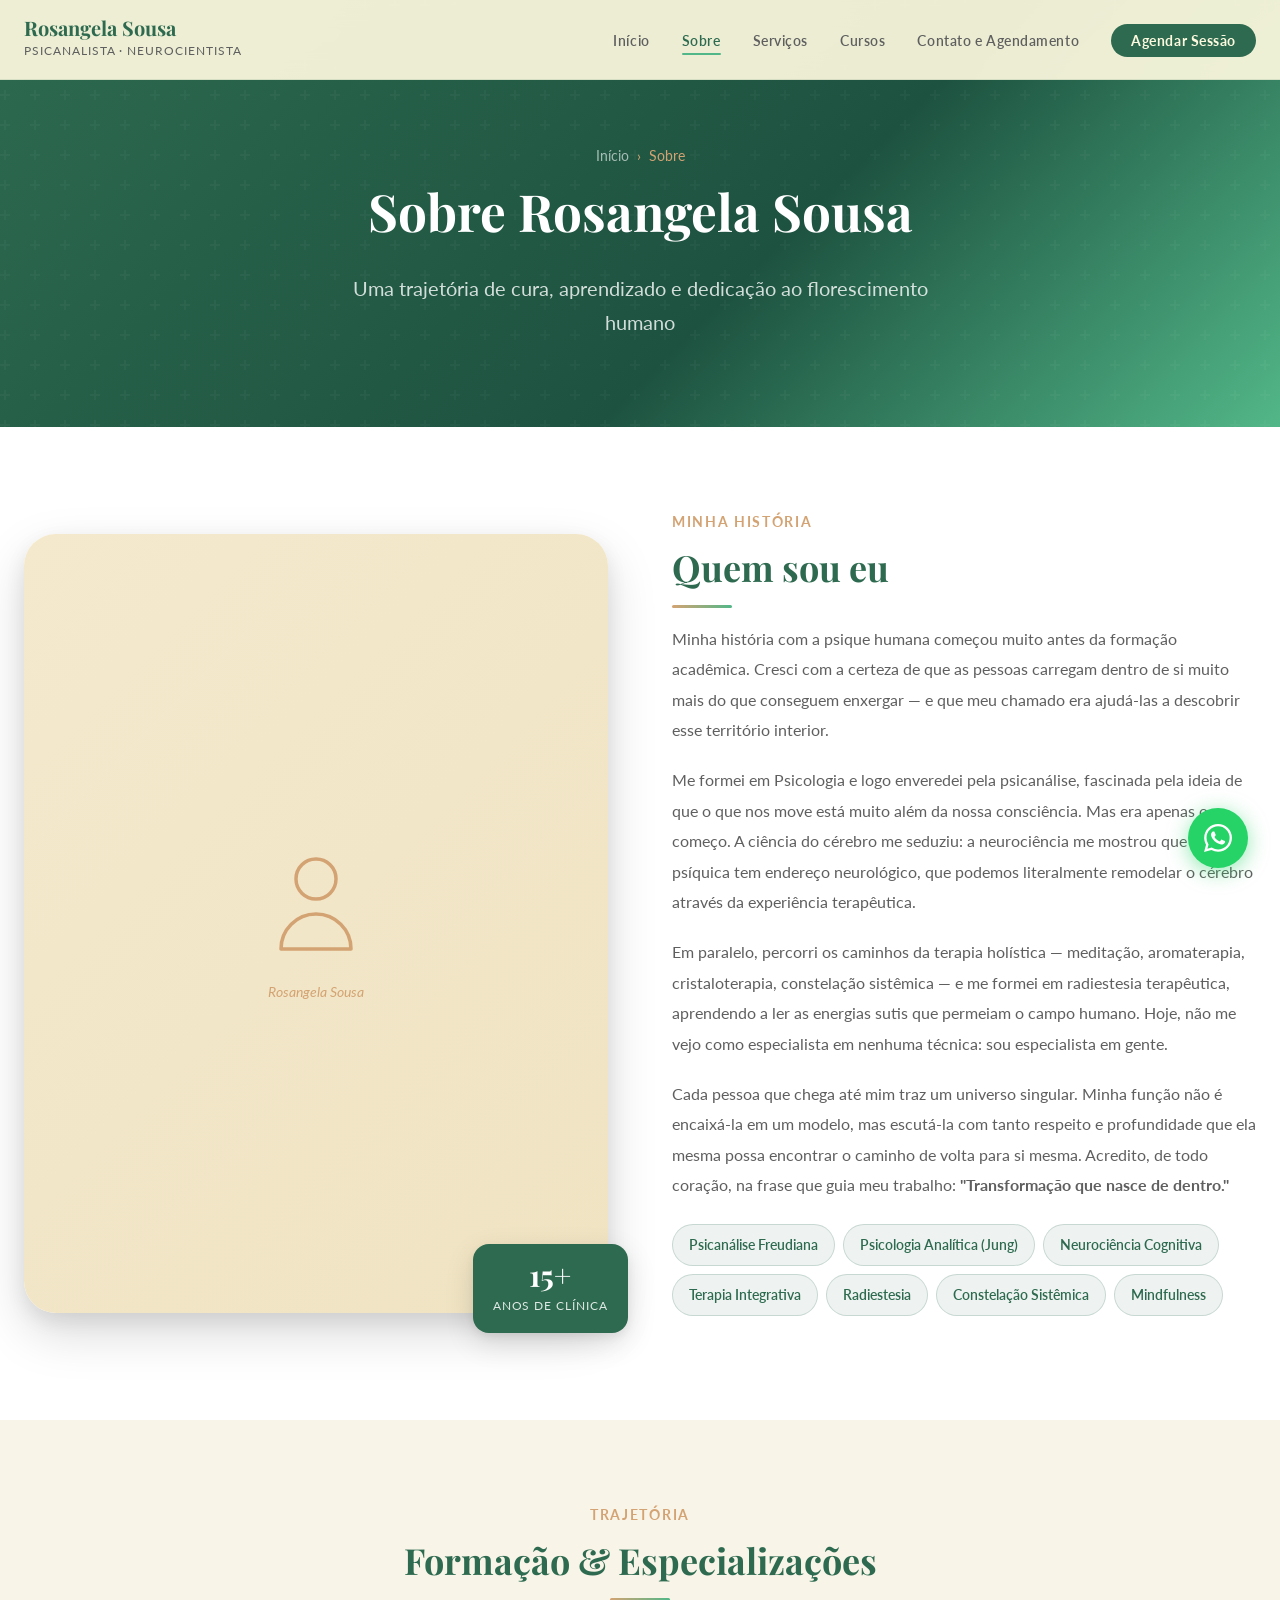
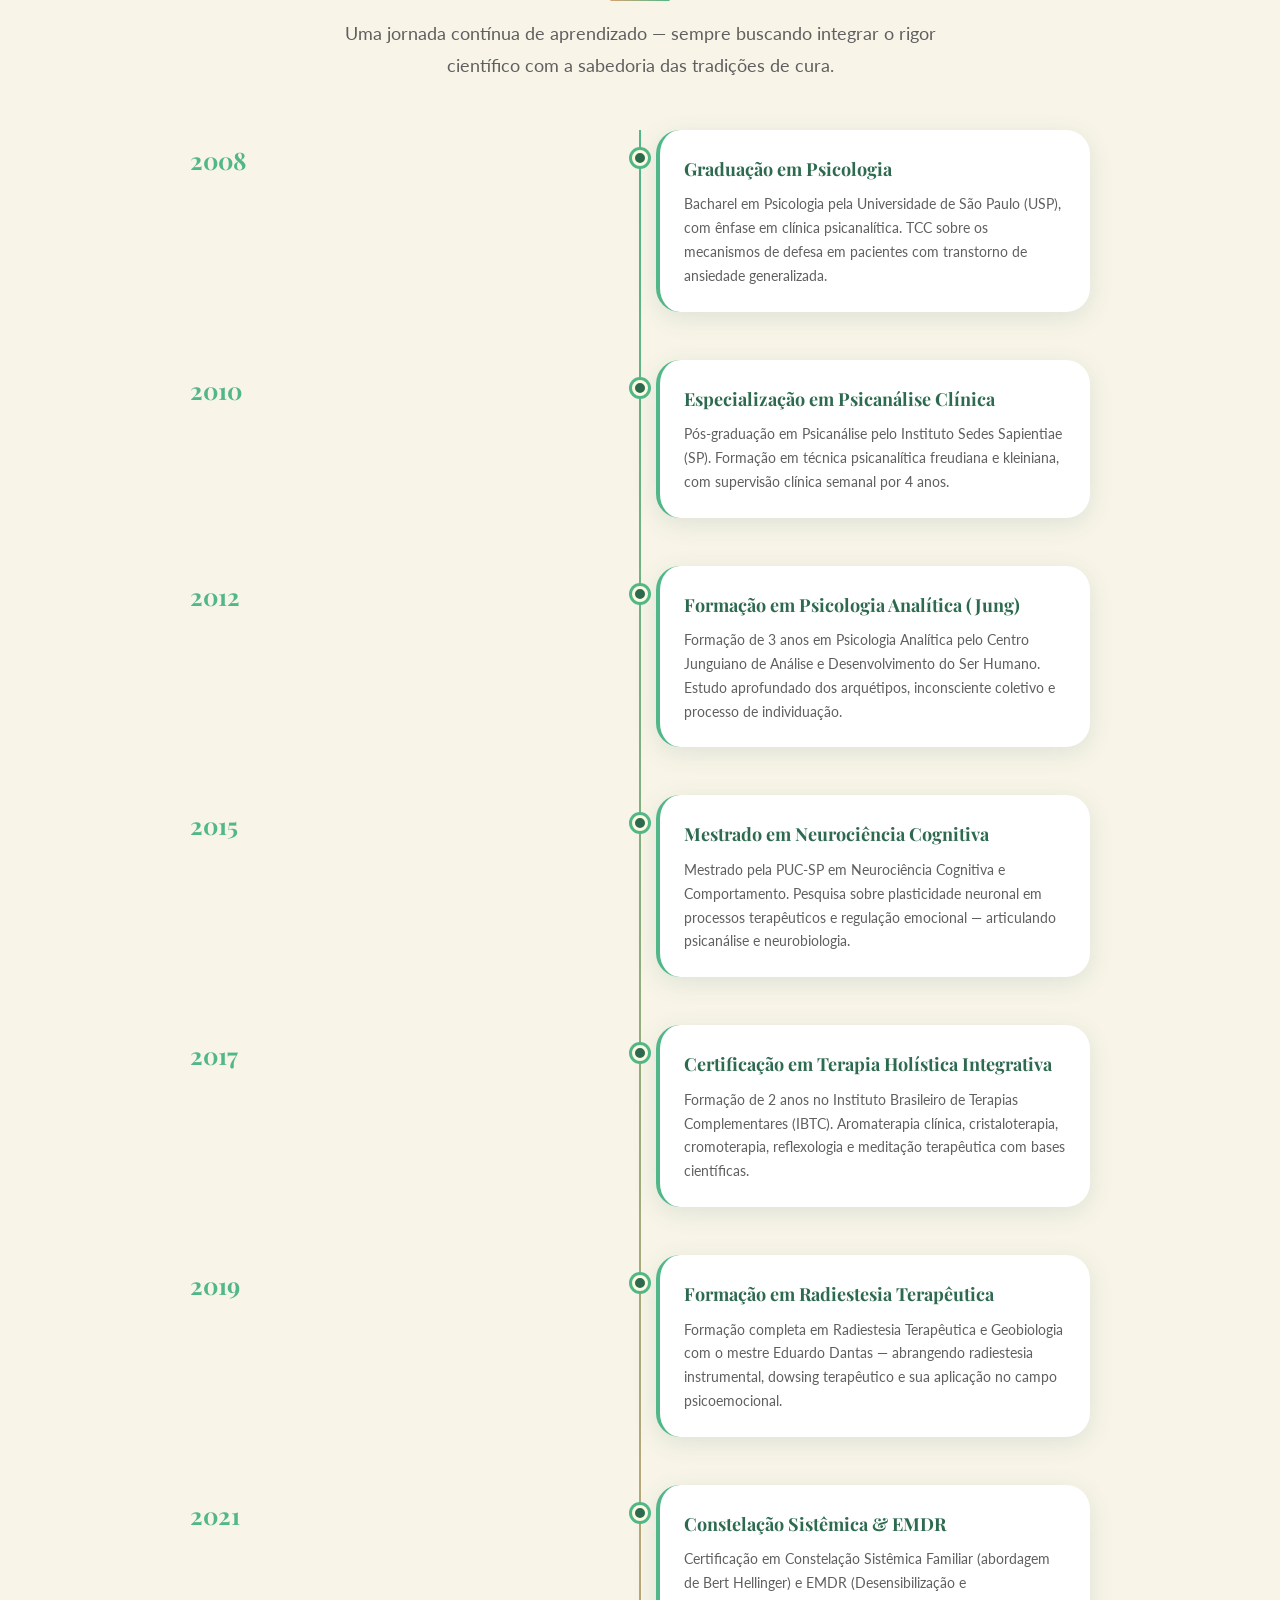
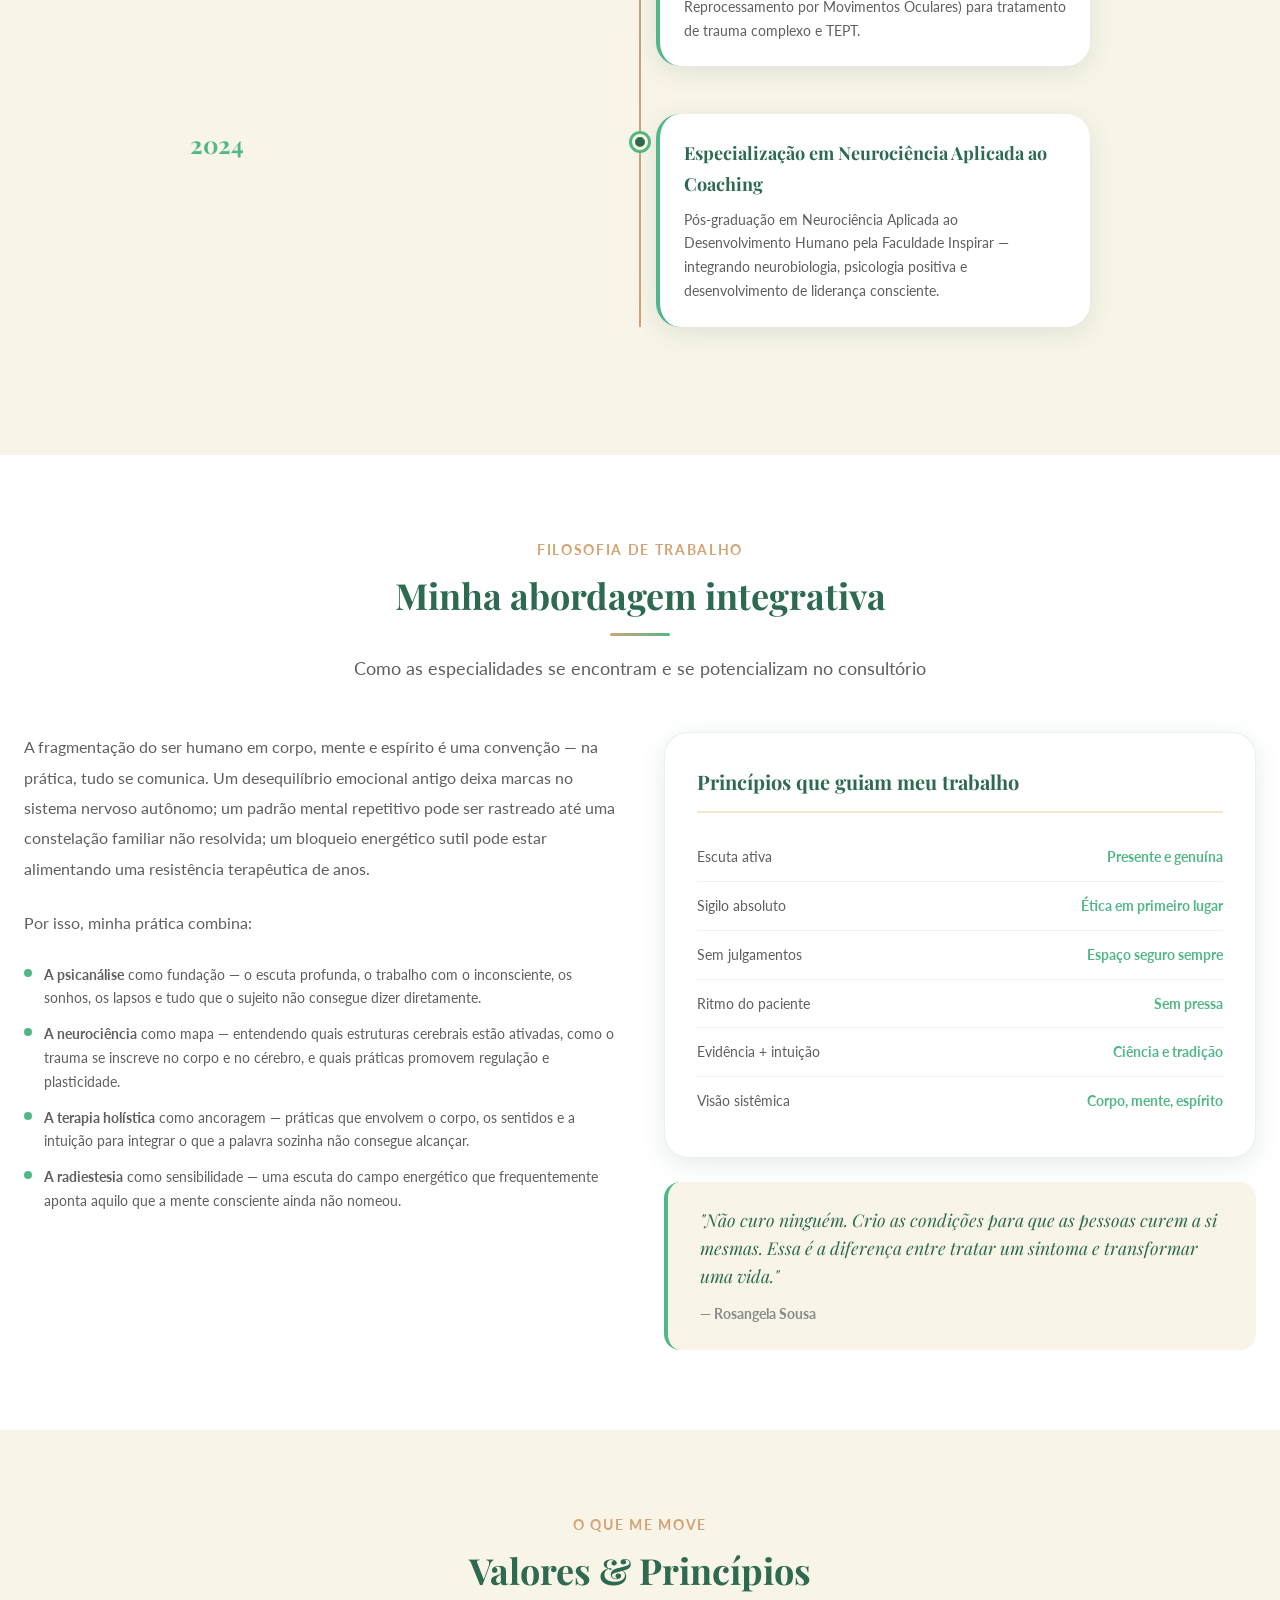
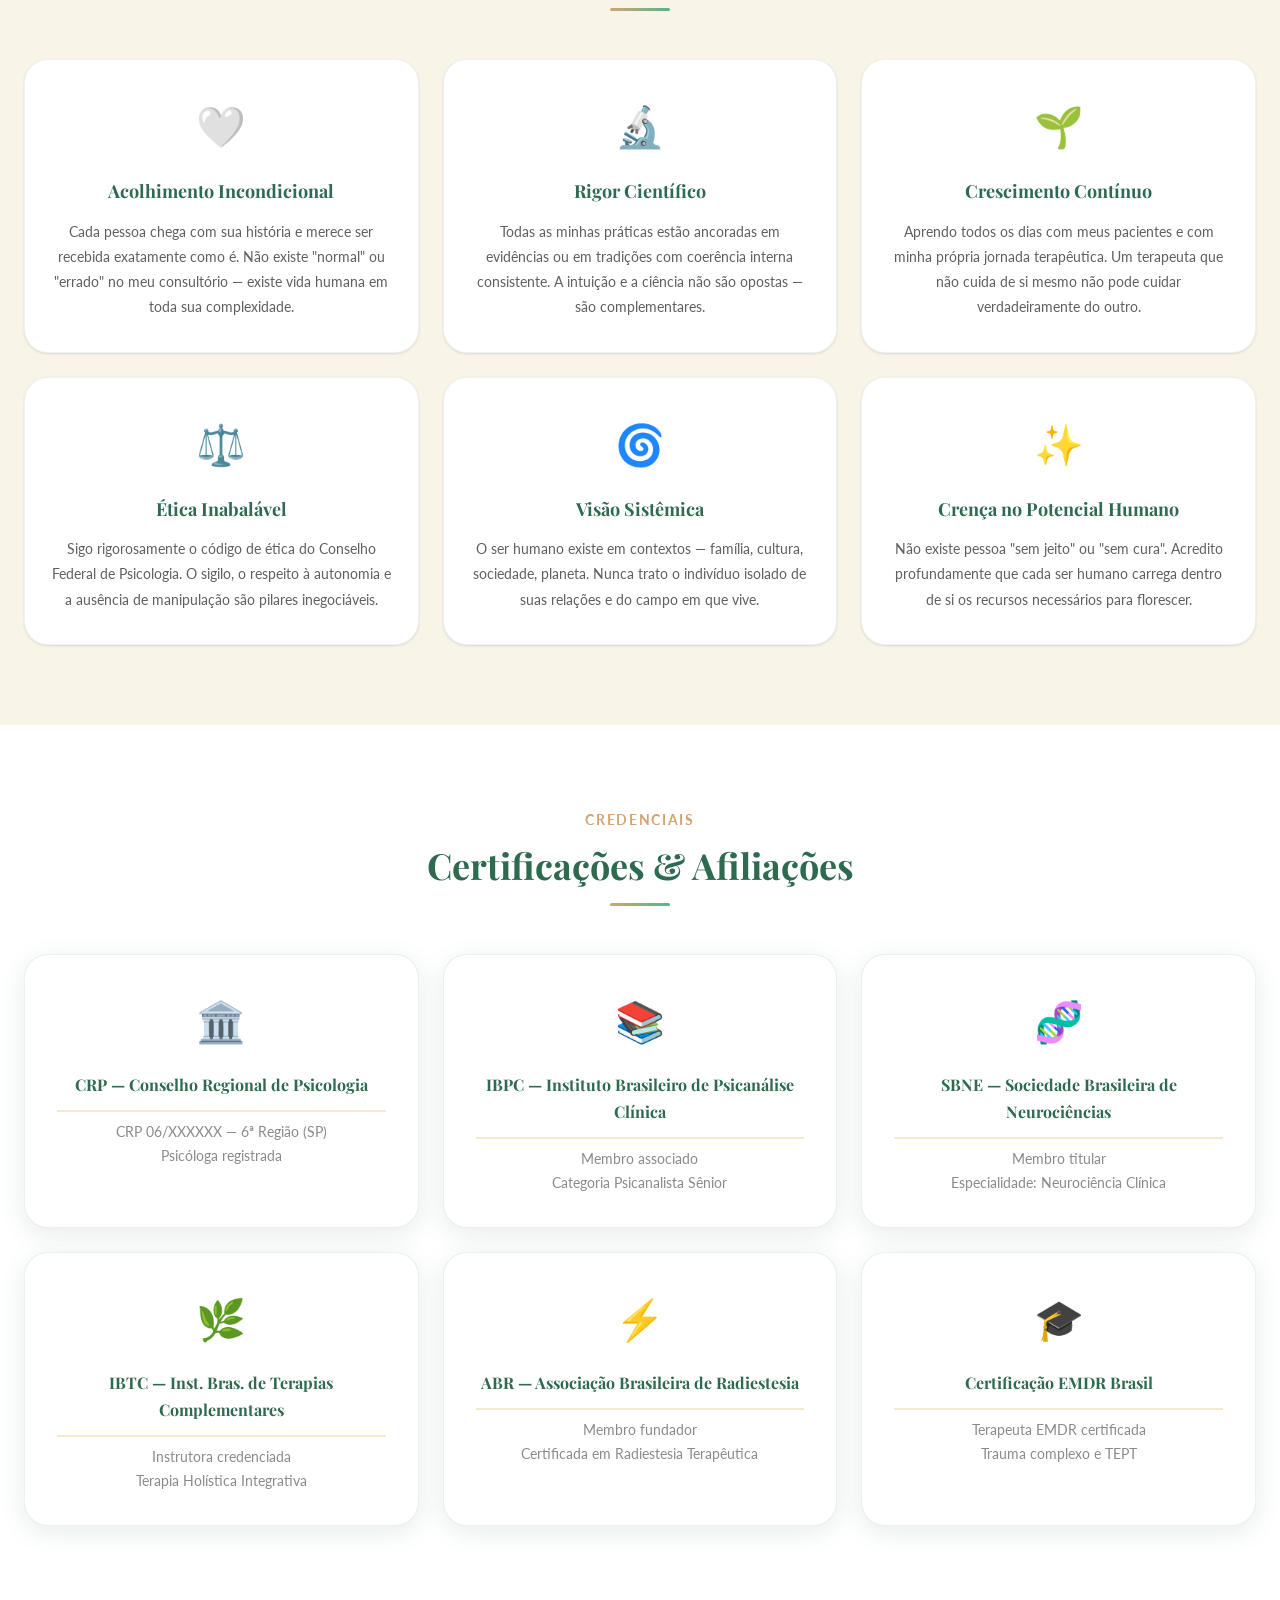
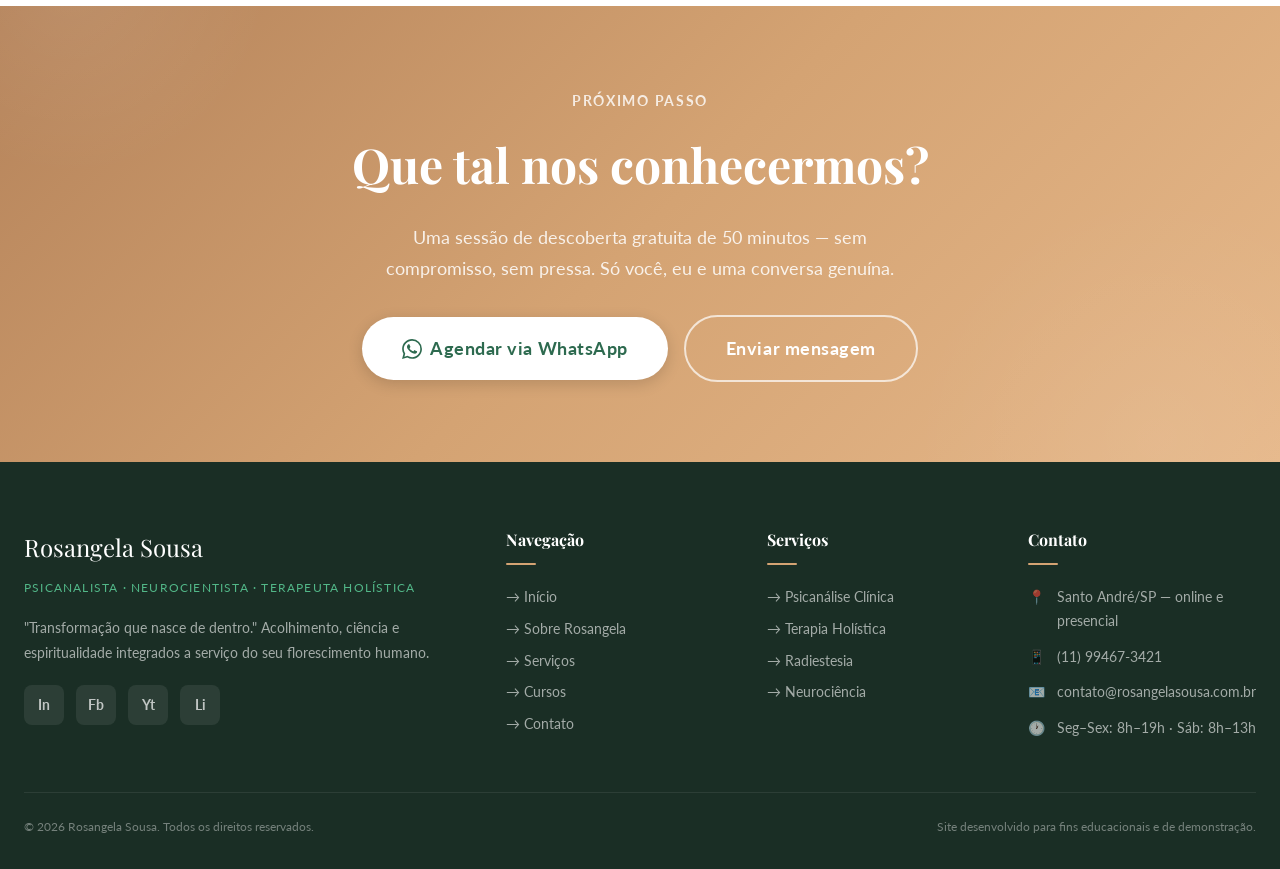
<file: site/pages/sobre.html>
<!DOCTYPE html>
<html lang="pt-BR">
<head>
  <meta charset="UTF-8" />
  <meta name="viewport" content="width=device-width, initial-scale=1.0" />

  <!-- SEO -->
  <title>Sobre Rosangela Sousa — Psicanalista, Neurocientista e Terapeuta Holística</title>
  <meta name="description" content="Conheça Rosangela Sousa: sua formação, trajetória, filosofia de trabalho e a abordagem integrativa que une psicanálise, neurociência, terapia holística e radiestesia." />
  <meta name="keywords" content="Rosangela Sousa, psicanalista, sobre, formação, trajetória, terapia holística, neurociência" />
  <meta name="author" content="Rosangela Sousa" />

  <!-- Open Graph -->
  <meta property="og:title" content="Sobre Rosangela Sousa — Psicanalista & Terapeuta Holística" />
  <meta property="og:description" content="Conheça a trajetória e filosofia de trabalho de Rosangela Sousa." />
  <meta property="og:type" content="website" />

  <!-- Google Fonts -->
  <link rel="preconnect" href="https://fonts.googleapis.com" />
  <link rel="preconnect" href="https://fonts.gstatic.com" crossorigin />
  <link href="https://fonts.googleapis.com/css2?family=Playfair+Display:ital,wght@0,400;0,600;0,700;1,400;1,600&family=Lato:wght@300;400;700;900&display=swap" rel="stylesheet" />

  <!-- CSS -->
  <link rel="stylesheet" href="../css/styles.css" />

  <!-- Favicon -->
  <link rel="icon" type="image/svg+xml" href="data:image/svg+xml,<svg xmlns='http://www.w3.org/2000/svg' viewBox='0 0 100 100'><text y='.9em' font-size='90'>🌿</text></svg>" />
</head>
<body>

<!-- ╔══════════════════════════════════════╗
     ║  NAVBAR                             ║
     ╚══════════════════════════════════════╝ -->
<nav class="navbar" role="navigation" aria-label="Navegação principal">
  <div class="container navbar-inner">
    <a href="../index.html" class="navbar-logo" aria-label="Rosangela Sousa - Início">
      <span class="logo-name">Rosangela Sousa</span>
      <span class="logo-title">Psicanalista · Neurocientista</span>
    </a>
    <ul class="navbar-menu" role="menubar">
      <li role="none"><a href="../index.html"  class="navbar-link"        role="menuitem">Início</a></li>
      <li role="none"><a href="sobre.html"     class="navbar-link active" role="menuitem">Sobre</a></li>
      <li role="none"><a href="servicos.html"  class="navbar-link"        role="menuitem">Serviços</a></li>
      <li role="none"><a href="cursos.html"    class="navbar-link"        role="menuitem">Cursos</a></li>
      <li role="none"><a href="contato.html"   class="navbar-link"        role="menuitem">Contato e Agendamento</a></li>
      <li role="none">
        <a href="contato.html#agenda"
           class="navbar-link navbar-cta"
           role="menuitem">
          Agendar Sessão
        </a>
      </li>
    </ul>
    <button class="navbar-toggle" aria-label="Abrir menu" aria-expanded="false">
      <span></span><span></span><span></span>
    </button>
  </div>
</nav>


<!-- ╔══════════════════════════════════════╗
     ║  HERO DA PÁGINA                     ║
     ╚══════════════════════════════════════╝ -->
<header class="page-hero" aria-label="Sobre Rosangela Sousa">
  <div class="container page-hero-inner">
    <nav class="breadcrumb" aria-label="Trilha de navegação">
      <a href="../index.html">Início</a>
      <span aria-hidden="true">›</span>
      <span aria-current="page">Sobre</span>
    </nav>
    <h1>Sobre Rosangela Sousa</h1>
    <p>Uma trajetória de cura, aprendizado e dedicação ao florescimento humano</p>
  </div>
</header>


<!-- ╔══════════════════════════════════════╗
     ║  BIO — INTRODUÇÃO                   ║
     ╚══════════════════════════════════════╝ -->
<section class="section bg-white" aria-label="Apresentação pessoal">
  <div class="container">
    <div class="sobre-resumo-grid">

      <!-- Foto -->
      <div class="sobre-photo fade-in-left">
        <div class="sobre-photo-frame" style="aspect-ratio: 3/4;">
          <div class="sobre-photo-placeholder" aria-hidden="true">
            <svg width="120" height="120" fill="none" viewBox="0 0 24 24" stroke="#D4A373" aria-hidden="true">
              <path stroke-linecap="round" stroke-linejoin="round" stroke-width="0.7" d="M16 7a4 4 0 11-8 0 4 4 0 018 0zM12 14a7 7 0 00-7 7h14a7 7 0 00-7-7z"/>
            </svg>
            <p style="color: #D4A373; font-size: 0.875rem; margin-top: 1rem; font-style: italic;">Rosangela Sousa</p>
          </div>
        </div>
        <div class="sobre-photo-badge">
          <span class="badge-number">15+</span>
          <span class="badge-text">anos de clínica</span>
        </div>
      </div>

      <!-- Texto bio -->
      <div class="sobre-text fade-in-right">
        <span class="section-label">Minha História</span>
        <h2 class="section-title">Quem sou eu</h2>

        <p>
          Minha história com a psique humana começou muito antes da formação acadêmica.
          Cresci com a certeza de que as pessoas carregam dentro de si muito mais do que
          conseguem enxergar — e que meu chamado era ajudá-las a descobrir esse território interior.
        </p>

        <p>
          Me formei em Psicologia e logo enveredei pela psicanálise, fascinada pela ideia
          de que o que nos move está muito além da nossa consciência. Mas era apenas o começo.
          A ciência do cérebro me seduziu: a neurociência me mostrou que a cura psíquica
          tem endereço neurológico, que podemos literalmente remodelar o cérebro através
          da experiência terapêutica.
        </p>

        <p>
          Em paralelo, percorri os caminhos da terapia holística — meditação, aromaterapia,
          cristaloterapia, constelação sistêmica — e me formei em radiestesia terapêutica,
          aprendendo a ler as energias sutis que permeiam o campo humano.
          Hoje, não me vejo como especialista em nenhuma técnica: sou especialista em gente.
        </p>

        <p>
          Cada pessoa que chega até mim traz um universo singular. Minha função não é
          encaixá-la em um modelo, mas escutá-la com tanto respeito e profundidade que
          ela mesma possa encontrar o caminho de volta para si mesma.
          Acredito, de todo coração, na frase que guia meu trabalho:
          <strong>"Transformação que nasce de dentro."</strong>
        </p>

        <div class="sobre-especialidades" aria-label="Áreas de atuação">
          <span class="especialidade-tag">Psicanálise Freudiana</span>
          <span class="especialidade-tag">Psicologia Analítica (Jung)</span>
          <span class="especialidade-tag">Neurociência Cognitiva</span>
          <span class="especialidade-tag">Terapia Integrativa</span>
          <span class="especialidade-tag">Radiestesia</span>
          <span class="especialidade-tag">Constelação Sistêmica</span>
          <span class="especialidade-tag">Mindfulness</span>
        </div>
      </div>

    </div>
  </div>
</section>


<!-- ╔══════════════════════════════════════╗
     ║  TIMELINE DE FORMAÇÃO               ║
     ╚══════════════════════════════════════╝ -->
<section class="section bg-alt" aria-label="Trajetória de formação">
  <div class="container">

    <div class="section-header fade-in">
      <span class="section-label">Trajetória</span>
      <h2 class="section-title">Formação &amp; Especializações</h2>
      <p class="section-subtitle">
        Uma jornada contínua de aprendizado — sempre buscando integrar
        o rigor científico com a sabedoria das tradições de cura.
      </p>
    </div>

    <div class="timeline">

      <div class="timeline-item fade-in">
        <div class="timeline-year">2008</div>
        <div class="timeline-dot" aria-hidden="true"></div>
        <div class="timeline-content">
          <h3>Graduação em Psicologia</h3>
          <p>
            Bacharel em Psicologia pela Universidade de São Paulo (USP), com ênfase em
            clínica psicanalítica. TCC sobre os mecanismos de defesa em pacientes com
            transtorno de ansiedade generalizada.
          </p>
        </div>
      </div>

      <div class="timeline-item fade-in">
        <div class="timeline-year">2010</div>
        <div class="timeline-dot" aria-hidden="true"></div>
        <div class="timeline-content">
          <h3>Especialização em Psicanálise Clínica</h3>
          <p>
            Pós-graduação em Psicanálise pelo Instituto Sedes Sapientiae (SP).
            Formação em técnica psicanalítica freudiana e kleiniana, com supervisão clínica
            semanal por 4 anos.
          </p>
        </div>
      </div>

      <div class="timeline-item fade-in">
        <div class="timeline-year">2012</div>
        <div class="timeline-dot" aria-hidden="true"></div>
        <div class="timeline-content">
          <h3>Formação em Psicologia Analítica (Jung)</h3>
          <p>
            Formação de 3 anos em Psicologia Analítica pelo Centro Junguiano de Análise e
            Desenvolvimento do Ser Humano. Estudo aprofundado dos arquétipos,
            inconsciente coletivo e processo de individuação.
          </p>
        </div>
      </div>

      <div class="timeline-item fade-in">
        <div class="timeline-year">2015</div>
        <div class="timeline-dot" aria-hidden="true"></div>
        <div class="timeline-content">
          <h3>Mestrado em Neurociência Cognitiva</h3>
          <p>
            Mestrado pela PUC-SP em Neurociência Cognitiva e Comportamento.
            Pesquisa sobre plasticidade neuronal em processos terapêuticos e regulação
            emocional — articulando psicanálise e neurobiologia.
          </p>
        </div>
      </div>

      <div class="timeline-item fade-in">
        <div class="timeline-year">2017</div>
        <div class="timeline-dot" aria-hidden="true"></div>
        <div class="timeline-content">
          <h3>Certificação em Terapia Holística Integrativa</h3>
          <p>
            Formação de 2 anos no Instituto Brasileiro de Terapias Complementares (IBTC).
            Aromaterapia clínica, cristaloterapia, cromoterapia, reflexologia e meditação
            terapêutica com bases científicas.
          </p>
        </div>
      </div>

      <div class="timeline-item fade-in">
        <div class="timeline-year">2019</div>
        <div class="timeline-dot" aria-hidden="true"></div>
        <div class="timeline-content">
          <h3>Formação em Radiestesia Terapêutica</h3>
          <p>
            Formação completa em Radiestesia Terapêutica e Geobiologia com o mestre
            Eduardo Dantas — abrangendo radiestesia instrumental, dowsing terapêutico
            e sua aplicação no campo psicoemocional.
          </p>
        </div>
      </div>

      <div class="timeline-item fade-in">
        <div class="timeline-year">2021</div>
        <div class="timeline-dot" aria-hidden="true"></div>
        <div class="timeline-content">
          <h3>Constelação Sistêmica &amp; EMDR</h3>
          <p>
            Certificação em Constelação Sistêmica Familiar (abordagem de Bert Hellinger)
            e EMDR (Desensibilização e Reprocessamento por Movimentos Oculares) para
            tratamento de trauma complexo e TEPT.
          </p>
        </div>
      </div>

      <div class="timeline-item fade-in">
        <div class="timeline-year">2024</div>
        <div class="timeline-dot" aria-hidden="true"></div>
        <div class="timeline-content">
          <h3>Especialização em Neurociência Aplicada ao Coaching</h3>
          <p>
            Pós-graduação em Neurociência Aplicada ao Desenvolvimento Humano pela
            Faculdade Inspirar — integrando neurobiologia, psicologia positiva e
            desenvolvimento de liderança consciente.
          </p>
        </div>
      </div>

    </div>

  </div>
</section>


<!-- ╔══════════════════════════════════════╗
     ║  MINHA ABORDAGEM                    ║
     ╚══════════════════════════════════════╝ -->
<section class="section bg-white" aria-label="Minha abordagem integrativa">
  <div class="container">

    <div class="section-header fade-in">
      <span class="section-label">Filosofia de Trabalho</span>
      <h2 class="section-title">Minha abordagem integrativa</h2>
      <p class="section-subtitle">
        Como as especialidades se encontram e se potencializam no consultório
      </p>
    </div>

    <div style="display: grid; grid-template-columns: 1fr 1fr; gap: 3rem; align-items: start; margin-top: 2rem;">

      <div class="fade-in-left">
        <p style="color: var(--color-text-secondary); line-height: 1.9; margin-bottom: 1.5rem;">
          A fragmentação do ser humano em corpo, mente e espírito é uma convenção — na prática,
          tudo se comunica. Um desequilíbrio emocional antigo deixa marcas no sistema nervoso
          autônomo; um padrão mental repetitivo pode ser rastreado até uma constelação familiar
          não resolvida; um bloqueio energético sutil pode estar alimentando uma resistência
          terapêutica de anos.
        </p>
        <p style="color: var(--color-text-secondary); line-height: 1.9; margin-bottom: 1.5rem;">
          Por isso, minha prática combina:
        </p>

        <div class="servico-features">
          <div class="servico-feature">
            <div class="servico-feature-dot"></div>
            <span>
              <strong>A psicanálise</strong> como fundação — o escuta profunda, o trabalho
              com o inconsciente, os sonhos, os lapsos e tudo que o sujeito não consegue
              dizer diretamente.
            </span>
          </div>
          <div class="servico-feature">
            <div class="servico-feature-dot"></div>
            <span>
              <strong>A neurociência</strong> como mapa — entendendo quais estruturas cerebrais
              estão ativadas, como o trauma se inscreve no corpo e no cérebro, e quais práticas
              promovem regulação e plasticidade.
            </span>
          </div>
          <div class="servico-feature">
            <div class="servico-feature-dot"></div>
            <span>
              <strong>A terapia holística</strong> como ancoragem — práticas que envolvem o
              corpo, os sentidos e a intuição para integrar o que a palavra sozinha não consegue alcançar.
            </span>
          </div>
          <div class="servico-feature">
            <div class="servico-feature-dot"></div>
            <span>
              <strong>A radiestesia</strong> como sensibilidade — uma escuta do campo energético
              que frequentemente aponta aquilo que a mente consciente ainda não nomeou.
            </span>
          </div>
        </div>
      </div>

      <div class="fade-in-right">
        <div class="servico-info-card">
          <h3>Princípios que guiam meu trabalho</h3>
          <div class="info-row">
            <span class="label">Escuta ativa</span>
            <span class="value" style="color: var(--color-emerald-mid);">Presente e genuína</span>
          </div>
          <div class="info-row">
            <span class="label">Sigilo absoluto</span>
            <span class="value" style="color: var(--color-emerald-mid);">Ética em primeiro lugar</span>
          </div>
          <div class="info-row">
            <span class="label">Sem julgamentos</span>
            <span class="value" style="color: var(--color-emerald-mid);">Espaço seguro sempre</span>
          </div>
          <div class="info-row">
            <span class="label">Ritmo do paciente</span>
            <span class="value" style="color: var(--color-emerald-mid);">Sem pressa</span>
          </div>
          <div class="info-row">
            <span class="label">Evidência + intuição</span>
            <span class="value" style="color: var(--color-emerald-mid);">Ciência e tradição</span>
          </div>
          <div class="info-row">
            <span class="label">Visão sistêmica</span>
            <span class="value" style="color: var(--color-emerald-mid);">Corpo, mente, espírito</span>
          </div>
        </div>

        <!-- Citação pessoal -->
        <div style="margin-top: 1.5rem; padding: 1.5rem 2rem; background: var(--color-bg-alt); border-radius: 1rem; border-left: 4px solid var(--color-emerald-mid);">
          <p style="font-family: var(--font-heading); font-style: italic; font-size: 1.1rem; color: var(--color-emerald-dark); line-height: 1.6;">
            "Não curo ninguém. Crio as condições para que as pessoas curem a si mesmas.
            Essa é a diferença entre tratar um sintoma e transformar uma vida."
          </p>
          <p style="font-size: 0.875rem; color: var(--color-text-light); margin-top: 0.75rem; font-weight: 700;">— Rosangela Sousa</p>
        </div>
      </div>

    </div>

  </div>
</section>


<!-- ╔══════════════════════════════════════╗
     ║  VALORES E PRINCÍPIOS               ║
     ╚══════════════════════════════════════╝ -->
<section class="section bg-alt" aria-label="Valores e princípios">
  <div class="container">

    <div class="section-header fade-in">
      <span class="section-label">O que me move</span>
      <h2 class="section-title">Valores &amp; Princípios</h2>
    </div>

    <div class="valores-grid">

      <div class="valor-card fade-in">
        <span class="valor-icon" aria-hidden="true">🤍</span>
        <h3>Acolhimento Incondicional</h3>
        <p>
          Cada pessoa chega com sua história e merece ser recebida exatamente como é.
          Não existe "normal" ou "errado" no meu consultório — existe vida humana em toda sua complexidade.
        </p>
      </div>

      <div class="valor-card fade-in">
        <span class="valor-icon" aria-hidden="true">🔬</span>
        <h3>Rigor Científico</h3>
        <p>
          Todas as minhas práticas estão ancoradas em evidências ou em tradições com coerência
          interna consistente. A intuição e a ciência não são opostas — são complementares.
        </p>
      </div>

      <div class="valor-card fade-in">
        <span class="valor-icon" aria-hidden="true">🌱</span>
        <h3>Crescimento Contínuo</h3>
        <p>
          Aprendo todos os dias com meus pacientes e com minha própria jornada terapêutica.
          Um terapeuta que não cuida de si mesmo não pode cuidar verdadeiramente do outro.
        </p>
      </div>

      <div class="valor-card fade-in">
        <span class="valor-icon" aria-hidden="true">⚖️</span>
        <h3>Ética Inabalável</h3>
        <p>
          Sigo rigorosamente o código de ética do Conselho Federal de Psicologia.
          O sigilo, o respeito à autonomia e a ausência de manipulação são pilares inegociáveis.
        </p>
      </div>

      <div class="valor-card fade-in">
        <span class="valor-icon" aria-hidden="true">🌀</span>
        <h3>Visão Sistêmica</h3>
        <p>
          O ser humano existe em contextos — família, cultura, sociedade, planeta.
          Nunca trato o indivíduo isolado de suas relações e do campo em que vive.
        </p>
      </div>

      <div class="valor-card fade-in">
        <span class="valor-icon" aria-hidden="true">✨</span>
        <h3>Crença no Potencial Humano</h3>
        <p>
          Não existe pessoa "sem jeito" ou "sem cura". Acredito profundamente que cada ser
          humano carrega dentro de si os recursos necessários para florescer.
        </p>
      </div>

    </div>

  </div>
</section>


<!-- ╔══════════════════════════════════════╗
     ║  CERTIFICAÇÕES E AFILIAÇÕES         ║
     ╚══════════════════════════════════════╝ -->
<section class="section bg-white" aria-label="Certificações e afiliações">
  <div class="container">

    <div class="section-header fade-in">
      <span class="section-label">Credenciais</span>
      <h2 class="section-title">Certificações &amp; Afiliações</h2>
    </div>

    <div style="display: grid; grid-template-columns: repeat(3, 1fr); gap: 1.5rem;" data-anim-group="certs">

      <!-- Card de credencial -->
      <div class="servico-info-card fade-in" style="text-align: center;">
        <div style="font-size: 2.5rem; margin-bottom: 1rem;" aria-hidden="true">🏛️</div>
        <h3 style="font-size: 1rem; margin-bottom: 0.5rem;">CRP — Conselho Regional de Psicologia</h3>
        <p style="font-size: 0.875rem; color: var(--color-text-light);">CRP 06/XXXXXX — 6ª Região (SP)<br/>Psicóloga registrada</p>
      </div>

      <div class="servico-info-card fade-in" style="text-align: center;">
        <div style="font-size: 2.5rem; margin-bottom: 1rem;" aria-hidden="true">📚</div>
        <h3 style="font-size: 1rem; margin-bottom: 0.5rem;">IBPC — Instituto Brasileiro de Psicanálise Clínica</h3>
        <p style="font-size: 0.875rem; color: var(--color-text-light);">Membro associado<br/>Categoria Psicanalista Sênior</p>
      </div>

      <div class="servico-info-card fade-in" style="text-align: center;">
        <div style="font-size: 2.5rem; margin-bottom: 1rem;" aria-hidden="true">🧬</div>
        <h3 style="font-size: 1rem; margin-bottom: 0.5rem;">SBNE — Sociedade Brasileira de Neurociências</h3>
        <p style="font-size: 0.875rem; color: var(--color-text-light);">Membro titular<br/>Especialidade: Neurociência Clínica</p>
      </div>

      <div class="servico-info-card fade-in" style="text-align: center;">
        <div style="font-size: 2.5rem; margin-bottom: 1rem;" aria-hidden="true">🌿</div>
        <h3 style="font-size: 1rem; margin-bottom: 0.5rem;">IBTC — Inst. Bras. de Terapias Complementares</h3>
        <p style="font-size: 0.875rem; color: var(--color-text-light);">Instrutora credenciada<br/>Terapia Holística Integrativa</p>
      </div>

      <div class="servico-info-card fade-in" style="text-align: center;">
        <div style="font-size: 2.5rem; margin-bottom: 1rem;" aria-hidden="true">⚡</div>
        <h3 style="font-size: 1rem; margin-bottom: 0.5rem;">ABR — Associação Brasileira de Radiestesia</h3>
        <p style="font-size: 0.875rem; color: var(--color-text-light);">Membro fundador<br/>Certificada em Radiestesia Terapêutica</p>
      </div>

      <div class="servico-info-card fade-in" style="text-align: center;">
        <div style="font-size: 2.5rem; margin-bottom: 1rem;" aria-hidden="true">🎓</div>
        <h3 style="font-size: 1rem; margin-bottom: 0.5rem;">Certificação EMDR Brasil</h3>
        <p style="font-size: 0.875rem; color: var(--color-text-light);">Terapeuta EMDR certificada<br/>Trauma complexo e TEPT</p>
      </div>

    </div>

  </div>
</section>


<!-- ╔══════════════════════════════════════╗
     ║  CTA FINAL                          ║
     ╚══════════════════════════════════════╝ -->
<section class="cta-section section" aria-label="Agendar sessão">
  <div class="container">
    <div class="cta-inner fade-in">
      <span class="section-label" style="color: rgba(255,255,255,0.8);">Próximo passo</span>
      <h2>Que tal nos conhecermos?</h2>
      <p>
        Uma sessão de descoberta gratuita de 50 minutos —
        sem compromisso, sem pressa. Só você, eu e uma conversa genuína.
      </p>
      <div class="btn-group" style="justify-content: center;">
        <a href="#"
           class="btn btn-white btn-lg"
           data-whatsapp="Olá, Rosangela! Li sobre você e gostaria de agendar a sessão de descoberta gratuita."
           target="_blank" rel="noopener">
          <svg width="20" height="20" fill="currentColor" viewBox="0 0 24 24" aria-hidden="true"><path d="M17.472 14.382c-.297-.149-1.758-.867-2.03-.967-.273-.099-.471-.148-.67.15-.197.297-.767.966-.94 1.164-.173.199-.347.223-.644.075-.297-.15-1.255-.463-2.39-1.475-.883-.788-1.48-1.761-1.653-2.059-.173-.297-.018-.458.13-.606.134-.133.298-.347.446-.52.149-.174.198-.298.298-.497.099-.198.05-.371-.025-.52-.075-.149-.669-1.612-.916-2.207-.242-.579-.487-.5-.669-.51-.173-.008-.371-.01-.57-.01-.198 0-.52.074-.792.372-.272.297-1.04 1.016-1.04 2.479 0 1.462 1.065 2.875 1.213 3.074.149.198 2.096 3.2 5.077 4.487.709.306 1.262.489 1.694.625.712.227 1.36.195 1.871.118.571-.085 1.758-.719 2.006-1.413.248-.694.248-1.289.173-1.413-.074-.124-.272-.198-.57-.347m-5.421 7.403h-.004a9.87 9.87 0 01-5.031-1.378l-.361-.214-3.741.982.998-3.648-.235-.374a9.86 9.86 0 01-1.51-5.26c.001-5.45 4.436-9.884 9.888-9.884 2.64 0 5.122 1.03 6.988 2.898a9.825 9.825 0 012.893 6.994c-.003 5.45-4.437 9.884-9.885 9.884m8.413-18.297A11.815 11.815 0 0012.05 0C5.495 0 .16 5.335.157 11.892c0 2.096.547 4.142 1.588 5.945L.057 24l6.305-1.654a11.882 11.882 0 005.683 1.448h.005c6.554 0 11.89-5.335 11.893-11.893a11.821 11.821 0 00-3.48-8.413z"/></svg>
          Agendar via WhatsApp
        </a>
        <a href="contato.html" class="btn btn-outline-white btn-lg">
          Enviar mensagem
        </a>
      </div>
    </div>
  </div>
</section>


<!-- ╔══════════════════════════════════════╗
     ║  FOOTER                             ║
     ╚══════════════════════════════════════╝ -->
<footer class="footer" role="contentinfo">
  <div class="container">
    <div class="footer-grid">
      <div class="footer-brand">
        <p class="logo-name">Rosangela Sousa</p>
        <p class="logo-title">Psicanalista · Neurocientista · Terapeuta Holística</p>
        <p>"Transformação que nasce de dentro." Acolhimento, ciência e espiritualidade integrados a serviço do seu florescimento humano.</p>
        <div class="footer-social" aria-label="Redes sociais">
          <a href="https://www.instagram.com/rsousa_psicanalise" class="social-link" aria-label="Instagram">In</a>
          <a href="#" class="social-link" aria-label="Facebook">Fb</a>
          <a href="#" class="social-link" aria-label="YouTube">Yt</a>
          <a href="#" class="social-link" aria-label="LinkedIn">Li</a>
        </div>
      </div>
      <nav class="footer-col" aria-label="Navegação do rodapé">
        <h4>Navegação</h4>
        <ul class="footer-links">
          <li><a href="../index.html" class="footer-link">→ Início</a></li>
          <li><a href="sobre.html"    class="footer-link">→ Sobre Rosangela</a></li>
          <li><a href="servicos.html" class="footer-link">→ Serviços</a></li>
          <li><a href="cursos.html"   class="footer-link">→ Cursos</a></li>
          <li><a href="contato.html"  class="footer-link">→ Contato</a></li>
        </ul>
      </nav>
      <div class="footer-col">
        <h4>Serviços</h4>
        <ul class="footer-links">
          <li><a href="servicos.html#psicanalise"  class="footer-link">→ Psicanálise Clínica</a></li>
          <li><a href="servicos.html#holistica"    class="footer-link">→ Terapia Holística</a></li>
          <li><a href="servicos.html#radiestesia"  class="footer-link">→ Radiestesia</a></li>
          <li><a href="servicos.html#neurociencia" class="footer-link">→ Neurociência</a></li>
        </ul>
      </div>
      <div class="footer-col">
        <h4>Contato</h4>
        <div class="footer-contact-item"><span>📍</span><span>Santo André/SP — online e presencial</span></div>
        <div class="footer-contact-item"><span>📱</span><span>(11) 99467-3421</span></div>
        <div class="footer-contact-item"><span>📧</span><span>contato@rosangelasousa.com.br</span></div>
        <div class="footer-contact-item"><span>🕐</span><span>Seg–Sex: 8h–19h · Sáb: 8h–13h</span></div>
      </div>
    </div>
    <hr class="footer-divider" />
    <div class="footer-bottom">
      <p>© 2026 Rosangela Sousa. Todos os direitos reservados.</p>
      <p>Site desenvolvido para fins educacionais e de demonstração.</p>
    </div>
  </div>
</footer>

<!-- Elementos flutuantes -->
<div class="whatsapp-float" aria-label="WhatsApp">
  <span class="whatsapp-tooltip">Fale comigo agora</span>
  <a href="#" class="whatsapp-btn"
     data-whatsapp="Olá, Rosangela! Gostaria de conversar sobre atendimento."
     target="_blank" rel="noopener noreferrer" aria-label="WhatsApp">
    <svg width="28" height="28" fill="white" viewBox="0 0 24 24" aria-hidden="true"><path d="M17.472 14.382c-.297-.149-1.758-.867-2.03-.967-.273-.099-.471-.148-.67.15-.197.297-.767.966-.94 1.164-.173.199-.347.223-.644.075-.297-.15-1.255-.463-2.39-1.475-.883-.788-1.48-1.761-1.653-2.059-.173-.297-.018-.458.13-.606.134-.133.298-.347.446-.52.149-.174.198-.298.298-.497.099-.198.05-.371-.025-.52-.075-.149-.669-1.612-.916-2.207-.242-.579-.487-.5-.669-.51-.173-.008-.371-.01-.57-.01-.198 0-.52.074-.792.372-.272.297-1.04 1.016-1.04 2.479 0 1.462 1.065 2.875 1.213 3.074.149.198 2.096 3.2 5.077 4.487.709.306 1.262.489 1.694.625.712.227 1.36.195 1.871.118.571-.085 1.758-.719 2.006-1.413.248-.694.248-1.289.173-1.413-.074-.124-.272-.198-.57-.347m-5.421 7.403h-.004a9.87 9.87 0 01-5.031-1.378l-.361-.214-3.741.982.998-3.648-.235-.374a9.86 9.86 0 01-1.51-5.26c.001-5.45 4.436-9.884 9.888-9.884 2.64 0 5.122 1.03 6.988 2.898a9.825 9.825 0 012.893 6.994c-.003 5.45-4.437 9.884-9.885 9.884m8.413-18.297A11.815 11.815 0 0012.05 0C5.495 0 .16 5.335.157 11.892c0 2.096.547 4.142 1.588 5.945L.057 24l6.305-1.654a11.882 11.882 0 005.683 1.448h.005c6.554 0 11.89-5.335 11.893-11.893a11.821 11.821 0 00-3.48-8.413z"/></svg>
  </a>
</div>

<button class="back-to-top" aria-label="Voltar ao topo">
  <svg width="20" height="20" fill="none" viewBox="0 0 24 24" stroke="currentColor" aria-hidden="true">
    <path stroke-linecap="round" stroke-linejoin="round" stroke-width="2" d="M5 10l7-7m0 0l7 7m-7-7v18"/>
  </svg>
</button>

<script src="../js/main.js"></script>
</body>
</html>
</file>
<file: site/css/styles.css>
/* ============================================================
   ROSANGELA SOUSA PSICANALISTA — Folha de Estilos Principal
   Versão: 1.0 | Paleta: Verde Esmeralda + Creme + Terracota
   ============================================================ */

/* ─────────────────────────────────────────
   1. CSS RESET MODERNO
───────────────────────────────────────── */
*, *::before, *::after {
  box-sizing: border-box;
  margin: 0;
  padding: 0;
}

html {
  font-size: 16px;
  scroll-behavior: smooth;
  -webkit-text-size-adjust: 100%;
}

body {
  font-family: 'Lato', sans-serif;
  color: var(--color-text-primary);
  background-color: var(--color-bg);
  line-height: 1.7;
  overflow-x: hidden;
}

img, picture, video, canvas, svg {
  display: block;
  max-width: 100%;
}

input, button, textarea, select {
  font: inherit;
}

p, h1, h2, h3, h4, h5, h6 {
  overflow-wrap: break-word;
}

ul, ol {
  list-style: none;
}

a {
  text-decoration: none;
  color: inherit;
}

button {
  cursor: pointer;
  border: none;
  background: none;
}

/* ─────────────────────────────────────────
   2. VARIÁVEIS CSS (DESIGN TOKENS)
───────────────────────────────────────── */
:root {
  /* Cores principais */
  --color-emerald-dark:   #2D6A4F;
  --color-emerald-mid:    #52B788;
  --color-emerald-light:  #95D5B2;
  --color-cream:          #F4E9CD;
  --color-terracotta:     #D4A373;
  --color-terracotta-dark: #B5835A;
  --color-bg:             #FEFAE0;
  --color-bg-alt:         #F8F4E8;
  --color-white:          #FFFFFF;

  /* Cores de texto */
  --color-text-primary:   #2D2D2D;
  --color-text-secondary: #5F5F5F;
  --color-text-light:     #8A8A8A;
  --color-text-white:     #FEFAE0;

  /* Tipografia */
  --font-heading:  'Playfair Display', Georgia, serif;
  --font-body:     'Lato', 'Helvetica Neue', Arial, sans-serif;

  /* Tamanhos de fonte */
  --text-xs:    0.75rem;    /* 12px */
  --text-sm:    0.875rem;   /* 14px */
  --text-base:  1rem;       /* 16px */
  --text-lg:    1.125rem;   /* 18px */
  --text-xl:    1.25rem;    /* 20px */
  --text-2xl:   1.5rem;     /* 24px */
  --text-3xl:   1.875rem;   /* 30px */
  --text-4xl:   2.25rem;    /* 36px */
  --text-5xl:   3rem;       /* 48px */
  --text-6xl:   3.75rem;    /* 60px */

  /* Espaçamentos */
  --space-1:    0.25rem;
  --space-2:    0.5rem;
  --space-3:    0.75rem;
  --space-4:    1rem;
  --space-5:    1.25rem;
  --space-6:    1.5rem;
  --space-8:    2rem;
  --space-10:   2.5rem;
  --space-12:   3rem;
  --space-16:   4rem;
  --space-20:   5rem;
  --space-24:   6rem;
  --space-32:   8rem;

  /* Border radius */
  --radius-sm:   4px;
  --radius-md:   8px;
  --radius-lg:   16px;
  --radius-xl:   24px;
  --radius-2xl:  32px;
  --radius-full: 9999px;

  /* Sombras */
  --shadow-sm:  0 1px 3px rgba(0,0,0,0.08), 0 1px 2px rgba(0,0,0,0.04);
  --shadow-md:  0 4px 12px rgba(0,0,0,0.10), 0 2px 6px rgba(0,0,0,0.06);
  --shadow-lg:  0 10px 30px rgba(0,0,0,0.12), 0 4px 10px rgba(0,0,0,0.06);
  --shadow-xl:  0 20px 50px rgba(0,0,0,0.15), 0 8px 20px rgba(0,0,0,0.08);
  --shadow-card: 0 6px 24px rgba(45, 106, 79, 0.12);

  /* Transições */
  --transition-fast:   150ms ease;
  --transition-base:   300ms ease;
  --transition-slow:   500ms ease;

  /* Largura máxima */
  --container-sm:  640px;
  --container-md:  768px;
  --container-lg:  1024px;
  --container-xl:  1280px;

  /* Navbar */
  --navbar-height: 80px;
}

/* ─────────────────────────────────────────
   3. UTILITÁRIOS BASE
───────────────────────────────────────── */
.container {
  width: 100%;
  max-width: var(--container-xl);
  margin: 0 auto;
  padding: 0 var(--space-6);
}

.section {
  padding: var(--space-20) 0;
}

.section-sm {
  padding: var(--space-12) 0;
}

.section-lg {
  padding: var(--space-32) 0;
}

/* Backgrounds alternativos */
.bg-white     { background-color: var(--color-white); }
.bg-alt       { background-color: var(--color-bg-alt); }
.bg-cream     { background-color: var(--color-cream); }
.bg-emerald   { background-color: var(--color-emerald-dark); }
.bg-gradient  {
  background: linear-gradient(135deg, var(--color-emerald-dark) 0%, var(--color-emerald-mid) 60%, #74C69D 100%);
}

/* Textos */
.text-center  { text-align: center; }
.text-left    { text-align: left; }
.text-white   { color: var(--color-text-white); }
.text-emerald { color: var(--color-emerald-dark); }
.text-terra   { color: var(--color-terracotta); }

/* Visibilidade para animação */
.fade-in {
  opacity: 0;
  transform: translateY(30px);
  transition: opacity var(--transition-slow), transform var(--transition-slow);
}

.fade-in.visible {
  opacity: 1;
  transform: translateY(0);
}

.fade-in-left {
  opacity: 0;
  transform: translateX(-40px);
  transition: opacity var(--transition-slow), transform var(--transition-slow);
}

.fade-in-left.visible {
  opacity: 1;
  transform: translateX(0);
}

.fade-in-right {
  opacity: 0;
  transform: translateX(40px);
  transition: opacity var(--transition-slow), transform var(--transition-slow);
}

.fade-in-right.visible {
  opacity: 1;
  transform: translateX(0);
}

/* ─────────────────────────────────────────
   4. TIPOGRAFIA
───────────────────────────────────────── */
.section-label {
  display: inline-block;
  font-family: var(--font-body);
  font-size: var(--text-sm);
  font-weight: 700;
  letter-spacing: 0.12em;
  text-transform: uppercase;
  color: var(--color-terracotta);
  margin-bottom: var(--space-3);
}

.section-title {
  font-family: var(--font-heading);
  font-size: var(--text-4xl);
  font-weight: 700;
  line-height: 1.2;
  color: var(--color-emerald-dark);
  margin-bottom: var(--space-4);
}

.section-subtitle {
  font-size: var(--text-lg);
  color: var(--color-text-secondary);
  max-width: 640px;
  margin: 0 auto var(--space-12);
  line-height: 1.8;
}

.section-header {
  text-align: center;
  margin-bottom: var(--space-12);
}

.section-header .section-subtitle {
  margin-bottom: 0;
}

/* Decorador de título */
.section-title::after {
  content: '';
  display: block;
  width: 60px;
  height: 3px;
  background: linear-gradient(90deg, var(--color-terracotta), var(--color-emerald-mid));
  margin-top: var(--space-4);
  border-radius: var(--radius-full);
}

.section-header .section-title::after {
  margin: var(--space-4) auto 0;
}

/* ─────────────────────────────────────────
   5. BOTÕES
───────────────────────────────────────── */
.btn {
  display: inline-flex;
  align-items: center;
  justify-content: center;
  gap: var(--space-2);
  padding: var(--space-3) var(--space-8);
  border-radius: var(--radius-full);
  font-family: var(--font-body);
  font-size: var(--text-base);
  font-weight: 700;
  letter-spacing: 0.03em;
  transition: all var(--transition-base);
  white-space: nowrap;
  cursor: pointer;
}

.btn-primary {
  background: var(--color-emerald-dark);
  color: var(--color-text-white);
  box-shadow: 0 4px 15px rgba(45, 106, 79, 0.35);
}

.btn-primary:hover {
  background: #1f4f3a;
  transform: translateY(-2px);
  box-shadow: 0 8px 25px rgba(45, 106, 79, 0.45);
}

.btn-secondary {
  background: transparent;
  color: var(--color-emerald-dark);
  border: 2px solid var(--color-emerald-dark);
}

.btn-secondary:hover {
  background: var(--color-emerald-dark);
  color: var(--color-text-white);
  transform: translateY(-2px);
}

.btn-white {
  background: var(--color-white);
  color: var(--color-emerald-dark);
  box-shadow: 0 4px 15px rgba(0,0,0,0.15);
}

.btn-white:hover {
  background: var(--color-cream);
  transform: translateY(-2px);
  box-shadow: 0 8px 25px rgba(0,0,0,0.2);
}

.btn-outline-white {
  background: transparent;
  color: var(--color-white);
  border: 2px solid rgba(255,255,255,0.7);
}

.btn-outline-white:hover {
  background: rgba(255,255,255,0.15);
  border-color: var(--color-white);
  transform: translateY(-2px);
}

.btn-terra {
  background: var(--color-terracotta);
  color: var(--color-white);
  box-shadow: 0 4px 15px rgba(212, 163, 115, 0.4);
}

.btn-terra:hover {
  background: var(--color-terracotta-dark);
  transform: translateY(-2px);
  box-shadow: 0 8px 25px rgba(212, 163, 115, 0.5);
}

.btn-lg {
  padding: var(--space-4) var(--space-10);
  font-size: var(--text-lg);
}

.btn-sm {
  padding: var(--space-2) var(--space-5);
  font-size: var(--text-sm);
}

.btn-group {
  display: flex;
  gap: var(--space-4);
  flex-wrap: wrap;
  align-items: center;
}

/* ─────────────────────────────────────────
   6. NAVBAR
───────────────────────────────────────── */
.navbar {
  position: fixed;
  top: 0;
  left: 0;
  right: 0;
  z-index: 1000;
  height: var(--navbar-height);
  background: rgba(254, 250, 224, 0.92);
  backdrop-filter: blur(12px);
  -webkit-backdrop-filter: blur(12px);
  border-bottom: 1px solid rgba(45, 106, 79, 0.12);
  transition: all var(--transition-base);
}

.navbar.scrolled {
  background: rgba(254, 250, 224, 0.98);
  box-shadow: var(--shadow-md);
  height: 68px;
}

.navbar-inner {
  display: flex;
  align-items: center;
  justify-content: space-between;
  height: 100%;
}

/* Logo */
.navbar-logo {
  display: flex;
  flex-direction: column;
  gap: 2px;
}

.navbar-logo .logo-name {
  font-family: var(--font-heading);
  font-size: var(--text-xl);
  font-weight: 700;
  color: var(--color-emerald-dark);
  line-height: 1.1;
}

.navbar-logo .logo-title {
  font-size: var(--text-xs);
  font-weight: 400;
  color: var(--color-text-secondary);
  letter-spacing: 0.08em;
  text-transform: uppercase;
}

/* Links de navegação */
.navbar-menu {
  display: flex;
  align-items: center;
  gap: var(--space-8);
}

.navbar-link {
  font-size: var(--text-sm);
  font-weight: 600;
  color: var(--color-text-secondary);
  letter-spacing: 0.04em;
  position: relative;
  padding-bottom: 2px;
  transition: color var(--transition-fast);
}

.navbar-link::after {
  content: '';
  position: absolute;
  bottom: -4px;
  left: 0;
  width: 0;
  height: 2px;
  background: var(--color-emerald-mid);
  border-radius: var(--radius-full);
  transition: width var(--transition-base);
}

.navbar-link:hover,
.navbar-link.active {
  color: var(--color-emerald-dark);
}

.navbar-link:hover::after,
.navbar-link.active::after {
  width: 100%;
}

.navbar-cta {
  background: var(--color-emerald-dark);
  color: var(--color-text-white) !important;
  padding: var(--space-2) var(--space-5);
  border-radius: var(--radius-full);
  font-size: var(--text-sm);
  font-weight: 700;
  transition: all var(--transition-base);
}

.navbar-cta:hover {
  background: #1f4f3a;
  transform: translateY(-1px);
  box-shadow: 0 4px 12px rgba(45, 106, 79, 0.35);
}

.navbar-cta::after { display: none; }

/* Hamburguer (mobile) */
.navbar-toggle {
  display: none;
  flex-direction: column;
  gap: 5px;
  width: 30px;
  cursor: pointer;
  padding: var(--space-2);
}

.navbar-toggle span {
  display: block;
  height: 2px;
  background: var(--color-emerald-dark);
  border-radius: var(--radius-full);
  transition: all var(--transition-base);
}

.navbar-toggle.open span:nth-child(1) {
  transform: translateY(7px) rotate(45deg);
}

.navbar-toggle.open span:nth-child(2) {
  opacity: 0;
  transform: scaleX(0);
}

.navbar-toggle.open span:nth-child(3) {
  transform: translateY(-7px) rotate(-45deg);
}

/* ─────────────────────────────────────────
   7. HERO SECTION
───────────────────────────────────────── */
.hero {
  position: relative;
  min-height: 100vh;
  display: flex;
  align-items: center;
  padding-top: var(--navbar-height);
  overflow: hidden;
}

.hero-bg {
  position: absolute;
  inset: 0;
  background: linear-gradient(
    135deg,
    var(--color-emerald-dark) 0%,
    #1d5240 30%,
    var(--color-emerald-mid) 70%,
    #74C69D 100%
  );
  z-index: 0;
}

/* Efeito orgânico de fundo */
.hero-bg::before {
  content: '';
  position: absolute;
  top: -20%;
  right: -10%;
  width: 600px;
  height: 600px;
  background: radial-gradient(circle, rgba(244, 233, 205, 0.12) 0%, transparent 70%);
  border-radius: 50%;
}

.hero-bg::after {
  content: '';
  position: absolute;
  bottom: -10%;
  left: -5%;
  width: 400px;
  height: 400px;
  background: radial-gradient(circle, rgba(212, 163, 115, 0.1) 0%, transparent 70%);
  border-radius: 50%;
}

.hero-content {
  position: relative;
  z-index: 1;
  display: grid;
  grid-template-columns: 1fr 1fr;
  gap: var(--space-16);
  align-items: center;
  padding: var(--space-20) 0;
}

.hero-text .badge {
  display: inline-flex;
  align-items: center;
  gap: var(--space-2);
  background: rgba(255,255,255,0.15);
  color: var(--color-cream);
  font-size: var(--text-sm);
  font-weight: 600;
  letter-spacing: 0.08em;
  padding: var(--space-2) var(--space-4);
  border-radius: var(--radius-full);
  border: 1px solid rgba(255,255,255,0.25);
  margin-bottom: var(--space-5);
}

.hero-title {
  font-family: var(--font-heading);
  font-size: clamp(2.5rem, 5vw, 4.5rem);
  font-weight: 700;
  line-height: 1.1;
  color: var(--color-white);
  margin-bottom: var(--space-4);
}

.hero-title span {
  color: var(--color-terracotta);
  display: block;
}

.hero-subtitle {
  font-size: var(--text-xl);
  color: rgba(244, 233, 205, 0.85);
  font-style: italic;
  font-family: var(--font-heading);
  margin-bottom: var(--space-5);
  letter-spacing: 0.02em;
}

.hero-description {
  font-size: var(--text-lg);
  color: rgba(255,255,255,0.8);
  line-height: 1.8;
  margin-bottom: var(--space-8);
  max-width: 540px;
}

.hero-tags {
  display: flex;
  flex-wrap: wrap;
  gap: var(--space-2);
  margin-bottom: var(--space-8);
}

.hero-tag {
  background: rgba(255,255,255,0.12);
  color: rgba(255,255,255,0.9);
  font-size: var(--text-sm);
  padding: var(--space-1) var(--space-3);
  border-radius: var(--radius-full);
  border: 1px solid rgba(255,255,255,0.2);
}

/* Imagem hero (placeholder) */
.hero-visual {
  display: flex;
  justify-content: center;
  align-items: center;
}

.hero-photo-wrapper {
  position: relative;
  width: 420px;
  height: 520px;
}

.hero-photo-placeholder {
  width: 100%;
  height: 100%;
  background: linear-gradient(160deg, rgba(255,255,255,0.15) 0%, rgba(255,255,255,0.05) 100%);
  border-radius: 60% 40% 55% 45% / 50% 60% 40% 50%;
  border: 2px solid rgba(255,255,255,0.2);
  display: flex;
  flex-direction: column;
  align-items: center;
  justify-content: center;
  gap: var(--space-4);
  color: rgba(255,255,255,0.6);
  font-size: var(--text-sm);
  text-align: center;
  padding: var(--space-8);
  backdrop-filter: blur(5px);
}

.hero-photo-placeholder svg {
  margin: 0 auto;
  opacity: 0.7;
}

.hero-decoration {
  position: absolute;
  bottom: -20px;
  right: -20px;
  width: 120px;
  height: 120px;
  border: 3px solid rgba(212, 163, 115, 0.5);
  border-radius: 50%;
  animation: float 6s ease-in-out infinite;
}

.hero-decoration-2 {
  position: absolute;
  top: -15px;
  left: -15px;
  width: 80px;
  height: 80px;
  border: 2px solid rgba(255,255,255,0.3);
  border-radius: 50%;
  animation: float 8s ease-in-out infinite reverse;
}

@keyframes float {
  0%, 100% { transform: translateY(0px) rotate(0deg); }
  50%       { transform: translateY(-15px) rotate(5deg); }
}

/* Scroll indicator */
.hero-scroll {
  position: absolute;
  bottom: var(--space-8);
  left: 50%;
  transform: translateX(-50%);
  display: flex;
  flex-direction: column;
  align-items: center;
  gap: var(--space-2);
  color: rgba(255,255,255,0.6);
  font-size: var(--text-xs);
  letter-spacing: 0.1em;
  z-index: 1;
  animation: bounce 2s ease-in-out infinite;
}

.hero-scroll-line {
  width: 1px;
  height: 50px;
  background: linear-gradient(to bottom, rgba(255,255,255,0.6), transparent);
}

@keyframes bounce {
  0%, 100% { transform: translateX(-50%) translateY(0); }
  50%       { transform: translateX(-50%) translateY(8px); }
}

/* ─────────────────────────────────────────
   8. SOBRE RESUMO (HOME)
───────────────────────────────────────── */
.sobre-resumo {
  background: var(--color-white);
}

.sobre-resumo-grid {
  display: grid;
  grid-template-columns: 1fr 1fr;
  gap: var(--space-16);
  align-items: center;
}

.sobre-photo {
  position: relative;
}

.sobre-photo-frame {
  width: 100%;
  aspect-ratio: 4/5;
  background: linear-gradient(135deg, var(--color-cream) 0%, #efe3c2 100%);
  border-radius: var(--radius-2xl);
  display: flex;
  align-items: center;
  justify-content: center;
  overflow: hidden;
  box-shadow: var(--shadow-xl);
}

.sobre-photo-placeholder {
  text-align: center;
  color: var(--color-text-light);
  font-size: var(--text-sm);
  padding: var(--space-8);
}

.sobre-photo-badge {
  position: absolute;
  bottom: -20px;
  right: -20px;
  background: var(--color-emerald-dark);
  color: var(--color-white);
  padding: var(--space-4) var(--space-5);
  border-radius: var(--radius-lg);
  text-align: center;
  box-shadow: var(--shadow-lg);
}

.sobre-photo-badge .badge-number {
  font-family: var(--font-heading);
  font-size: var(--text-3xl);
  font-weight: 700;
  line-height: 1;
  display: block;
}

.sobre-photo-badge .badge-text {
  font-size: var(--text-xs);
  opacity: 0.85;
  text-transform: uppercase;
  letter-spacing: 0.08em;
}

.sobre-text p {
  color: var(--color-text-secondary);
  margin-bottom: var(--space-5);
  line-height: 1.9;
  font-size: var(--text-base);
}

.sobre-especialidades {
  display: flex;
  flex-wrap: wrap;
  gap: var(--space-2);
  margin: var(--space-6) 0;
}

.especialidade-tag {
  background: rgba(45, 106, 79, 0.08);
  color: var(--color-emerald-dark);
  font-size: var(--text-sm);
  font-weight: 600;
  padding: var(--space-2) var(--space-4);
  border-radius: var(--radius-full);
  border: 1px solid rgba(45, 106, 79, 0.2);
  transition: all var(--transition-base);
}

.especialidade-tag:hover {
  background: var(--color-emerald-dark);
  color: var(--color-white);
}

/* ─────────────────────────────────────────
   9. CARDS DE SERVIÇOS
───────────────────────────────────────── */
.servicos-grid {
  display: grid;
  grid-template-columns: repeat(4, 1fr);
  gap: var(--space-6);
}

.servico-card {
  background: var(--color-white);
  border-radius: var(--radius-xl);
  padding: var(--space-8) var(--space-6);
  text-align: center;
  box-shadow: var(--shadow-card);
  border: 1px solid rgba(45, 106, 79, 0.08);
  transition: all var(--transition-base);
  position: relative;
  overflow: hidden;
}

.servico-card::before {
  content: '';
  position: absolute;
  top: 0;
  left: 0;
  right: 0;
  height: 4px;
  background: linear-gradient(90deg, var(--color-emerald-dark), var(--color-emerald-mid));
  transform: scaleX(0);
  transform-origin: left;
  transition: transform var(--transition-base);
}

.servico-card:hover {
  transform: translateY(-8px);
  box-shadow: 0 20px 50px rgba(45, 106, 79, 0.18);
}

.servico-card:hover::before {
  transform: scaleX(1);
}

.servico-icon {
  width: 72px;
  height: 72px;
  margin: 0 auto var(--space-5);
  background: linear-gradient(135deg, rgba(45, 106, 79, 0.08), rgba(82, 183, 136, 0.12));
  border-radius: var(--radius-xl);
  display: flex;
  align-items: center;
  justify-content: center;
  color: var(--color-emerald-dark);
  transition: all var(--transition-base);
}

.servico-card:hover .servico-icon {
  background: linear-gradient(135deg, var(--color-emerald-dark), var(--color-emerald-mid));
  color: var(--color-white);
  transform: scale(1.1) rotate(5deg);
}

.servico-card h3 {
  font-family: var(--font-heading);
  font-size: var(--text-xl);
  color: var(--color-emerald-dark);
  margin-bottom: var(--space-3);
}

.servico-card p {
  font-size: var(--text-sm);
  color: var(--color-text-secondary);
  line-height: 1.8;
  margin-bottom: var(--space-5);
}

.servico-link {
  font-size: var(--text-sm);
  font-weight: 700;
  color: var(--color-emerald-mid);
  letter-spacing: 0.04em;
  display: inline-flex;
  align-items: center;
  gap: var(--space-1);
  transition: gap var(--transition-fast);
}

.servico-link:hover {
  gap: var(--space-3);
  color: var(--color-emerald-dark);
}

/* ─────────────────────────────────────────
   10. CITAÇÃO INSPIRACIONAL
───────────────────────────────────────── */
.quote-section {
  background: linear-gradient(135deg, var(--color-emerald-dark) 0%, #1a4a38 100%);
  position: relative;
  overflow: hidden;
}

.quote-section::before {
  content: '"';
  position: absolute;
  top: -40px;
  left: 20px;
  font-family: var(--font-heading);
  font-size: 300px;
  color: rgba(255,255,255,0.04);
  line-height: 1;
  pointer-events: none;
}

.quote-inner {
  max-width: 800px;
  margin: 0 auto;
  text-align: center;
  position: relative;
  z-index: 1;
}

.quote-text {
  font-family: var(--font-heading);
  font-size: clamp(1.4rem, 3vw, 2.2rem);
  color: var(--color-cream);
  font-style: italic;
  line-height: 1.6;
  margin-bottom: var(--space-6);
}

.quote-author {
  font-size: var(--text-sm);
  color: var(--color-terracotta);
  font-weight: 700;
  letter-spacing: 0.12em;
  text-transform: uppercase;
}

.quote-divider {
  width: 60px;
  height: 2px;
  background: var(--color-terracotta);
  margin: var(--space-4) auto;
  border-radius: var(--radius-full);
}

/* ─────────────────────────────────────────
   11. COMO FUNCIONA
───────────────────────────────────────── */
.como-funciona {
  background: var(--color-bg-alt);
}

.passos-grid {
  display: grid;
  grid-template-columns: repeat(3, 1fr);
  gap: var(--space-8);
  position: relative;
}

/* Linha conectora entre passos */
.passos-grid::before {
  content: '';
  position: absolute;
  top: 50px;
  left: calc(16.67% + 30px);
  right: calc(16.67% + 30px);
  height: 2px;
  background: linear-gradient(90deg, var(--color-emerald-mid), var(--color-terracotta));
  opacity: 0.3;
  z-index: 0;
}

.passo-card {
  text-align: center;
  position: relative;
  z-index: 1;
}

.passo-number {
  width: 72px;
  height: 72px;
  background: linear-gradient(135deg, var(--color-emerald-dark), var(--color-emerald-mid));
  color: var(--color-white);
  font-family: var(--font-heading);
  font-size: var(--text-2xl);
  font-weight: 700;
  border-radius: 50%;
  display: flex;
  align-items: center;
  justify-content: center;
  margin: 0 auto var(--space-5);
  box-shadow: 0 8px 20px rgba(45, 106, 79, 0.35);
  transition: all var(--transition-base);
}

.passo-card:hover .passo-number {
  transform: scale(1.1);
  box-shadow: 0 12px 30px rgba(45, 106, 79, 0.45);
}

.passo-card h3 {
  font-family: var(--font-heading);
  font-size: var(--text-xl);
  color: var(--color-emerald-dark);
  margin-bottom: var(--space-3);
}

.passo-card p {
  font-size: var(--text-base);
  color: var(--color-text-secondary);
  line-height: 1.8;
}

/* ─────────────────────────────────────────
   12. DEPOIMENTOS
───────────────────────────────────────── */
.depoimentos {
  background: var(--color-white);
}

.depoimentos-grid {
  display: grid;
  grid-template-columns: repeat(3, 1fr);
  gap: var(--space-6);
}

.depoimento-card {
  background: var(--color-bg);
  border-radius: var(--radius-xl);
  padding: var(--space-8);
  border: 1px solid rgba(45, 106, 79, 0.08);
  transition: all var(--transition-base);
  position: relative;
}

.depoimento-card::before {
  content: '"';
  font-family: var(--font-heading);
  font-size: 80px;
  color: var(--color-emerald-mid);
  opacity: 0.3;
  position: absolute;
  top: 10px;
  right: 20px;
  line-height: 1;
}

.depoimento-card:hover {
  transform: translateY(-4px);
  box-shadow: var(--shadow-lg);
}

.depoimento-stars {
  display: flex;
  gap: 4px;
  margin-bottom: var(--space-4);
  color: var(--color-terracotta);
}

.depoimento-text {
  font-size: var(--text-base);
  color: var(--color-text-secondary);
  line-height: 1.9;
  font-style: italic;
  margin-bottom: var(--space-5);
}

.depoimento-author {
  display: flex;
  align-items: center;
  gap: var(--space-3);
}

.depoimento-avatar {
  width: 48px;
  height: 48px;
  border-radius: 50%;
  background: linear-gradient(135deg, var(--color-emerald-mid), var(--color-emerald-dark));
  display: flex;
  align-items: center;
  justify-content: center;
  color: var(--color-white);
  font-family: var(--font-heading);
  font-size: var(--text-lg);
  font-weight: 700;
  flex-shrink: 0;
}

.depoimento-info .name {
  font-weight: 700;
  font-size: var(--text-sm);
  color: var(--color-text-primary);
}

.depoimento-info .role {
  font-size: var(--text-xs);
  color: var(--color-text-light);
}

/* ─────────────────────────────────────────
   13. CURSOS EM DESTAQUE
───────────────────────────────────────── */
.cursos-destaque {
  background: var(--color-bg-alt);
}

.cursos-grid {
  display: grid;
  grid-template-columns: repeat(3, 1fr);
  gap: var(--space-6);
}

.curso-card {
  background: var(--color-white);
  border-radius: var(--radius-xl);
  overflow: hidden;
  box-shadow: var(--shadow-card);
  transition: all var(--transition-base);
  border: 1px solid rgba(0,0,0,0.06);
}

.curso-card:hover {
  transform: translateY(-6px);
  box-shadow: var(--shadow-xl);
}

.curso-banner {
  height: 140px;
  display: flex;
  align-items: center;
  justify-content: center;
  position: relative;
  overflow: hidden;
}

.curso-banner-1 {
  background: linear-gradient(135deg, var(--color-emerald-dark), var(--color-emerald-mid));
}

.curso-banner-2 {
  background: linear-gradient(135deg, #4a4060, #7c6ba0);
}

.curso-banner-3 {
  background: linear-gradient(135deg, var(--color-terracotta-dark), var(--color-terracotta));
}

.curso-banner-icon {
  font-size: 48px;
  opacity: 0.9;
}

.curso-badge {
  position: absolute;
  top: var(--space-3);
  right: var(--space-3);
  background: rgba(255,255,255,0.2);
  color: var(--color-white);
  font-size: var(--text-xs);
  font-weight: 700;
  padding: 3px var(--space-3);
  border-radius: var(--radius-full);
  backdrop-filter: blur(5px);
}

.curso-body {
  padding: var(--space-6);
}

.curso-meta {
  display: flex;
  gap: var(--space-4);
  font-size: var(--text-xs);
  color: var(--color-text-light);
  margin-bottom: var(--space-3);
}

.curso-meta span {
  display: flex;
  align-items: center;
  gap: 4px;
}

.curso-card h3 {
  font-family: var(--font-heading);
  font-size: var(--text-lg);
  color: var(--color-text-primary);
  margin-bottom: var(--space-2);
}

.curso-card p {
  font-size: var(--text-sm);
  color: var(--color-text-secondary);
  line-height: 1.7;
  margin-bottom: var(--space-4);
}

.curso-price {
  font-family: var(--font-heading);
  font-size: var(--text-2xl);
  color: var(--color-emerald-dark);
  font-weight: 700;
  margin-bottom: var(--space-4);
}

.curso-price span {
  font-size: var(--text-sm);
  font-family: var(--font-body);
  color: var(--color-text-light);
  font-weight: 400;
}

/* ─────────────────────────────────────────
   14. CTA FINAL
───────────────────────────────────────── */
.cta-section {
  background: linear-gradient(
    135deg,
    var(--color-terracotta-dark) 0%,
    var(--color-terracotta) 50%,
    #e6b88a 100%
  );
  text-align: center;
  position: relative;
  overflow: hidden;
}

.cta-section::before {
  content: '';
  position: absolute;
  top: -50%;
  left: -10%;
  width: 400px;
  height: 400px;
  background: radial-gradient(circle, rgba(255,255,255,0.08) 0%, transparent 70%);
  border-radius: 50%;
}

.cta-section::after {
  content: '';
  position: absolute;
  bottom: -50%;
  right: -10%;
  width: 500px;
  height: 500px;
  background: radial-gradient(circle, rgba(255,255,255,0.06) 0%, transparent 70%);
  border-radius: 50%;
}

.cta-inner {
  position: relative;
  z-index: 1;
}

.cta-inner h2 {
  font-family: var(--font-heading);
  font-size: clamp(2rem, 4vw, 3rem);
  color: var(--color-white);
  margin-bottom: var(--space-4);
}

.cta-inner p {
  font-size: var(--text-lg);
  color: rgba(255,255,255,0.85);
  max-width: 560px;
  margin: 0 auto var(--space-8);
}

/* ─────────────────────────────────────────
   15. FOOTER
───────────────────────────────────────── */
.footer {
  background: #1a2e25;
  color: rgba(255,255,255,0.75);
  padding: var(--space-16) 0 var(--space-8);
}

.footer-grid {
  display: grid;
  grid-template-columns: 2fr 1fr 1fr 1fr;
  gap: var(--space-10);
  margin-bottom: var(--space-10);
}

.footer-brand .logo-name {
  font-family: var(--font-heading);
  font-size: var(--text-2xl);
  color: var(--color-white);
  margin-bottom: var(--space-2);
}

.footer-brand .logo-title {
  font-size: var(--text-xs);
  color: var(--color-emerald-mid);
  letter-spacing: 0.1em;
  text-transform: uppercase;
  margin-bottom: var(--space-4);
}

.footer-brand p {
  font-size: var(--text-sm);
  line-height: 1.8;
  margin-bottom: var(--space-5);
  color: rgba(255,255,255,0.6);
}

.footer-social {
  display: flex;
  gap: var(--space-3);
}

.social-link {
  width: 40px;
  height: 40px;
  background: rgba(255,255,255,0.08);
  border-radius: var(--radius-md);
  display: flex;
  align-items: center;
  justify-content: center;
  color: rgba(255,255,255,0.7);
  transition: all var(--transition-base);
  font-size: var(--text-sm);
  font-weight: 700;
}

.social-link:hover {
  background: var(--color-emerald-mid);
  color: var(--color-white);
  transform: translateY(-3px);
}

.footer-col h4 {
  font-family: var(--font-heading);
  font-size: var(--text-base);
  color: var(--color-white);
  margin-bottom: var(--space-5);
  position: relative;
  padding-bottom: var(--space-3);
}

.footer-col h4::after {
  content: '';
  position: absolute;
  bottom: 0;
  left: 0;
  width: 30px;
  height: 2px;
  background: var(--color-terracotta);
  border-radius: var(--radius-full);
}

.footer-links {
  display: flex;
  flex-direction: column;
  gap: var(--space-2);
}

.footer-link {
  font-size: var(--text-sm);
  color: rgba(255,255,255,0.6);
  transition: all var(--transition-fast);
  display: flex;
  align-items: center;
  gap: var(--space-2);
}

.footer-link:hover {
  color: var(--color-emerald-mid);
  transform: translateX(4px);
}

.footer-contact-item {
  display: flex;
  align-items: flex-start;
  gap: var(--space-3);
  margin-bottom: var(--space-3);
  font-size: var(--text-sm);
  color: rgba(255,255,255,0.6);
}

.footer-divider {
  border: none;
  border-top: 1px solid rgba(255,255,255,0.08);
  margin-bottom: var(--space-6);
}

.footer-bottom {
  display: flex;
  align-items: center;
  justify-content: space-between;
  font-size: var(--text-xs);
  color: rgba(255,255,255,0.4);
}

/* ─────────────────────────────────────────
   16. BOTÃO FLUTUANTE WHATSAPP
───────────────────────────────────────── */
.whatsapp-float {
  position: fixed;
  bottom: var(--space-8);
  right: var(--space-8);
  z-index: 999;
  display: flex;
  flex-direction: column;
  align-items: flex-end;
  gap: var(--space-3);
}

.whatsapp-tooltip {
  background: var(--color-text-primary);
  color: var(--color-white);
  font-size: var(--text-sm);
  padding: var(--space-2) var(--space-4);
  border-radius: var(--radius-lg);
  white-space: nowrap;
  opacity: 0;
  transform: translateX(10px);
  transition: all var(--transition-base);
  pointer-events: none;
}

.whatsapp-float:hover .whatsapp-tooltip {
  opacity: 1;
  transform: translateX(0);
}

.whatsapp-btn {
  width: 60px;
  height: 60px;
  background: #25D366;
  border-radius: 50%;
  display: flex;
  align-items: center;
  justify-content: center;
  box-shadow: 0 4px 20px rgba(37, 211, 102, 0.5);
  transition: all var(--transition-base);
  animation: whatsapp-pulse 2s ease-in-out infinite;
}

.whatsapp-btn:hover {
  transform: scale(1.1);
  box-shadow: 0 8px 30px rgba(37, 211, 102, 0.65);
  animation: none;
}

@keyframes whatsapp-pulse {
  0%, 100% { box-shadow: 0 4px 20px rgba(37, 211, 102, 0.5); }
  50%       { box-shadow: 0 4px 30px rgba(37, 211, 102, 0.75), 0 0 0 8px rgba(37, 211, 102, 0.1); }
}

/* ─────────────────────────────────────────
   17. BOTÃO VOLTAR AO TOPO
───────────────────────────────────────── */
.back-to-top {
  position: fixed;
  bottom: var(--space-8);
  left: var(--space-8);
  z-index: 999;
  width: 48px;
  height: 48px;
  background: var(--color-emerald-dark);
  color: var(--color-white);
  border-radius: 50%;
  display: flex;
  align-items: center;
  justify-content: center;
  box-shadow: var(--shadow-lg);
  opacity: 0;
  transform: translateY(20px);
  transition: all var(--transition-base);
  pointer-events: none;
}

.back-to-top.visible {
  opacity: 1;
  transform: translateY(0);
  pointer-events: auto;
}

.back-to-top:hover {
  background: #1a4a38;
  transform: translateY(-3px);
}

/* ─────────────────────────────────────────
   18. ACORDEÃO FAQ
───────────────────────────────────────── */
.faq-section {
  background: var(--color-white);
}

.faq-list {
  max-width: 800px;
  margin: 0 auto;
  display: flex;
  flex-direction: column;
  gap: var(--space-3);
}

.faq-item {
  border: 1px solid rgba(45, 106, 79, 0.15);
  border-radius: var(--radius-lg);
  overflow: hidden;
  transition: all var(--transition-base);
}

.faq-item.open {
  border-color: var(--color-emerald-mid);
  box-shadow: 0 4px 15px rgba(45, 106, 79, 0.1);
}

.faq-question {
  width: 100%;
  display: flex;
  align-items: center;
  justify-content: space-between;
  padding: var(--space-5) var(--space-6);
  background: var(--color-white);
  font-family: var(--font-heading);
  font-size: var(--text-base);
  font-weight: 600;
  color: var(--color-emerald-dark);
  text-align: left;
  cursor: pointer;
  gap: var(--space-4);
  transition: background var(--transition-fast);
}

.faq-question:hover {
  background: rgba(45, 106, 79, 0.04);
}

.faq-item.open .faq-question {
  background: rgba(45, 106, 79, 0.06);
}

.faq-icon {
  width: 28px;
  height: 28px;
  min-width: 28px;
  background: rgba(45, 106, 79, 0.1);
  border-radius: 50%;
  display: flex;
  align-items: center;
  justify-content: center;
  color: var(--color-emerald-dark);
  font-size: var(--text-lg);
  font-weight: 700;
  transition: all var(--transition-base);
}

.faq-item.open .faq-icon {
  background: var(--color-emerald-dark);
  color: var(--color-white);
  transform: rotate(45deg);
}

.faq-answer {
  max-height: 0;
  overflow: hidden;
  transition: max-height var(--transition-slow);
}

.faq-answer-inner {
  padding: 0 var(--space-6) var(--space-5);
  font-size: var(--text-base);
  color: var(--color-text-secondary);
  line-height: 1.8;
  border-top: 1px solid rgba(45, 106, 79, 0.08);
  padding-top: var(--space-4);
}

/* ─────────────────────────────────────────
   19. FORMULÁRIO DE CONTATO
───────────────────────────────────────── */
.form-grid {
  display: grid;
  grid-template-columns: 1fr 1fr;
  gap: var(--space-5);
}

.form-group {
  display: flex;
  flex-direction: column;
  gap: var(--space-2);
}

.form-group.full-width {
  grid-column: 1 / -1;
}

.form-label {
  font-size: var(--text-sm);
  font-weight: 700;
  color: var(--color-text-primary);
  letter-spacing: 0.03em;
}

.form-label .required {
  color: var(--color-terracotta);
  margin-left: 3px;
}

.form-input,
.form-select,
.form-textarea {
  width: 100%;
  padding: var(--space-3) var(--space-4);
  border: 2px solid rgba(45, 106, 79, 0.2);
  border-radius: var(--radius-lg);
  font-size: var(--text-base);
  color: var(--color-text-primary);
  background: var(--color-white);
  transition: all var(--transition-fast);
  outline: none;
}

.form-input:focus,
.form-select:focus,
.form-textarea:focus {
  border-color: var(--color-emerald-mid);
  box-shadow: 0 0 0 4px rgba(82, 183, 136, 0.12);
}

.form-input::placeholder,
.form-textarea::placeholder {
  color: var(--color-text-light);
}

.form-textarea {
  resize: vertical;
  min-height: 120px;
}

.form-select {
  cursor: pointer;
  appearance: none;
  background-image: url("data:image/svg+xml,%3Csvg xmlns='http://www.w3.org/2000/svg' fill='none' viewBox='0 0 24 24' stroke='%235F5F5F'%3E%3Cpath stroke-linecap='round' stroke-linejoin='round' stroke-width='2' d='M19 9l-7 7-7-7'/%3E%3C/svg%3E");
  background-repeat: no-repeat;
  background-position: right var(--space-4) center;
  background-size: 20px;
  padding-right: calc(var(--space-4) + 24px);
}

.form-error {
  font-size: var(--text-xs);
  color: #e53e3e;
  display: none;
}

.form-group.error .form-input,
.form-group.error .form-select,
.form-group.error .form-textarea {
  border-color: #e53e3e;
}

.form-group.error .form-error {
  display: block;
}

.form-success-msg {
  display: none;
  background: rgba(45, 106, 79, 0.1);
  border: 1px solid var(--color-emerald-mid);
  color: var(--color-emerald-dark);
  padding: var(--space-4) var(--space-5);
  border-radius: var(--radius-lg);
  font-size: var(--text-base);
  text-align: center;
  margin-top: var(--space-5);
}

/* ─────────────────────────────────────────
   20. TIMELINE
───────────────────────────────────────── */
.timeline {
  position: relative;
  max-width: 900px;
  margin: 0 auto;
}

.timeline::before {
  content: '';
  position: absolute;
  left: 50%;
  top: 0;
  bottom: 0;
  width: 2px;
  background: linear-gradient(to bottom, var(--color-emerald-mid), var(--color-terracotta));
  transform: translateX(-50%);
}

.timeline-item {
  display: grid;
  grid-template-columns: 1fr 1fr;
  gap: var(--space-8);
  margin-bottom: var(--space-12);
  position: relative;
}

.timeline-item:nth-child(even) .timeline-content {
  grid-column: 2;
}

.timeline-item:nth-child(even) .timeline-year {
  grid-column: 1;
  grid-row: 1;
  text-align: right;
}

.timeline-dot {
  position: absolute;
  left: 50%;
  top: 20px;
  width: 16px;
  height: 16px;
  background: var(--color-emerald-dark);
  border: 3px solid var(--color-bg);
  border-radius: 50%;
  transform: translateX(-50%);
  box-shadow: 0 0 0 3px var(--color-emerald-mid);
}

.timeline-year {
  font-family: var(--font-heading);
  font-size: var(--text-2xl);
  font-weight: 700;
  color: var(--color-emerald-mid);
  display: flex;
  align-items: flex-start;
  padding-top: 10px;
}

.timeline-content {
  background: var(--color-white);
  border-radius: var(--radius-xl);
  padding: var(--space-6);
  box-shadow: var(--shadow-card);
  border-left: 4px solid var(--color-emerald-mid);
}

.timeline-content h3 {
  font-family: var(--font-heading);
  font-size: var(--text-lg);
  color: var(--color-emerald-dark);
  margin-bottom: var(--space-2);
}

.timeline-content p {
  font-size: var(--text-sm);
  color: var(--color-text-secondary);
  line-height: 1.7;
}

/* ─────────────────────────────────────────
   21. HERO DE PÁGINAS INTERNAS
───────────────────────────────────────── */
.page-hero {
  background: linear-gradient(135deg, var(--color-emerald-dark) 0%, #1d5240 60%, var(--color-emerald-mid) 100%);
  padding: calc(var(--navbar-height) + var(--space-16)) 0 var(--space-16);
  text-align: center;
  position: relative;
  overflow: hidden;
}

.page-hero::before {
  content: '';
  position: absolute;
  inset: 0;
  background: url("data:image/svg+xml,%3Csvg width='60' height='60' viewBox='0 0 60 60' xmlns='http://www.w3.org/2000/svg'%3E%3Cg fill='none' fill-rule='evenodd'%3E%3Cg fill='%23ffffff' fill-opacity='0.03'%3E%3Cpath d='M36 34v-4h-2v4h-4v2h4v4h2v-4h4v-2h-4zm0-30V0h-2v4h-4v2h4v4h2V6h4V4h-4zM6 34v-4H4v4H0v2h4v4h2v-4h4v-2H6zM6 4V0H4v4H0v2h4v4h2V6h4V4H6z'/%3E%3C/g%3E%3C/g%3E%3C/svg%3E");
}

.page-hero-inner {
  position: relative;
  z-index: 1;
}

.page-hero h1 {
  font-family: var(--font-heading);
  font-size: clamp(2rem, 4vw, 3.5rem);
  color: var(--color-white);
  margin-bottom: var(--space-4);
}

.page-hero p {
  font-size: var(--text-xl);
  color: rgba(255,255,255,0.8);
  max-width: 640px;
  margin: 0 auto var(--space-6);
}

.breadcrumb {
  display: flex;
  align-items: center;
  justify-content: center;
  gap: var(--space-2);
  font-size: var(--text-sm);
  color: rgba(255,255,255,0.6);
}

.breadcrumb a:hover {
  color: var(--color-cream);
}

.breadcrumb span {
  color: var(--color-terracotta);
}

/* ─────────────────────────────────────────
   22. CARDS DE CURSOS (PÁGINA CURSOS)
───────────────────────────────────────── */
.curso-full-card {
  background: var(--color-white);
  border-radius: var(--radius-2xl);
  overflow: hidden;
  box-shadow: var(--shadow-card);
  margin-bottom: var(--space-8);
  display: grid;
  grid-template-columns: 300px 1fr;
  transition: all var(--transition-base);
}

.curso-full-card:hover {
  box-shadow: var(--shadow-xl);
  transform: translateY(-2px);
}

.curso-full-banner {
  display: flex;
  flex-direction: column;
  align-items: center;
  justify-content: center;
  padding: var(--space-8);
  gap: var(--space-4);
  text-align: center;
}

.curso-full-banner .curso-icon {
  font-size: 64px;
  margin-bottom: var(--space-3);
}

.curso-full-banner .curso-nivel {
  display: inline-block;
  background: rgba(255,255,255,0.2);
  color: var(--color-white);
  font-size: var(--text-xs);
  font-weight: 700;
  letter-spacing: 0.1em;
  text-transform: uppercase;
  padding: 4px var(--space-3);
  border-radius: var(--radius-full);
}

.curso-full-banner .curso-horas {
  color: rgba(255,255,255,0.85);
  font-size: var(--text-sm);
  display: flex;
  align-items: center;
  gap: var(--space-1);
}

.curso-full-body {
  padding: var(--space-8) var(--space-10);
}

.curso-full-body h2 {
  font-family: var(--font-heading);
  font-size: var(--text-2xl);
  color: var(--color-emerald-dark);
  margin-bottom: var(--space-2);
}

.curso-publico {
  font-size: var(--text-sm);
  color: var(--color-text-secondary);
  margin-bottom: var(--space-4);
  padding: var(--space-2) var(--space-4);
  background: rgba(45, 106, 79, 0.06);
  border-radius: var(--radius-md);
  display: inline-block;
}

.curso-descricao {
  font-size: var(--text-base);
  color: var(--color-text-secondary);
  line-height: 1.8;
  margin-bottom: var(--space-5);
}

.curso-conteudo h4 {
  font-family: var(--font-heading);
  font-size: var(--text-base);
  color: var(--color-text-primary);
  margin-bottom: var(--space-3);
}

.curso-bullets {
  display: grid;
  grid-template-columns: 1fr 1fr;
  gap: var(--space-2);
  margin-bottom: var(--space-5);
}

.curso-bullet {
  display: flex;
  align-items: flex-start;
  gap: var(--space-2);
  font-size: var(--text-sm);
  color: var(--color-text-secondary);
}

.curso-bullet::before {
  content: '✓';
  color: var(--color-emerald-mid);
  font-weight: 700;
  flex-shrink: 0;
  margin-top: 2px;
}

.curso-full-footer {
  display: flex;
  align-items: center;
  justify-content: space-between;
  padding-top: var(--space-5);
  border-top: 1px solid rgba(0,0,0,0.06);
}

.curso-full-price {
  font-family: var(--font-heading);
  font-size: var(--text-3xl);
  color: var(--color-emerald-dark);
  font-weight: 700;
}

.curso-full-price .from {
  font-size: var(--text-sm);
  color: var(--color-text-light);
  font-family: var(--font-body);
  font-weight: 400;
  display: block;
  margin-bottom: -4px;
}

/* ─────────────────────────────────────────
   23. STATS COUNTER
───────────────────────────────────────── */
.stats-section {
  background: var(--color-emerald-dark);
  padding: var(--space-12) 0;
}

.stats-grid {
  display: grid;
  grid-template-columns: repeat(4, 1fr);
  gap: var(--space-8);
  text-align: center;
}

.stat-item .stat-number {
  font-family: var(--font-heading);
  font-size: var(--text-5xl);
  font-weight: 700;
  color: var(--color-cream);
  line-height: 1;
  margin-bottom: var(--space-2);
}

.stat-item .stat-label {
  font-size: var(--text-sm);
  color: rgba(255,255,255,0.65);
  letter-spacing: 0.06em;
  text-transform: uppercase;
}

/* ─────────────────────────────────────────
   24. VALORES/TABELA DE PREÇOS
───────────────────────────────────────── */
.valores-table {
  width: 100%;
  border-collapse: collapse;
  border-radius: var(--radius-xl);
  overflow: hidden;
  box-shadow: var(--shadow-card);
}

.valores-table thead tr {
  background: var(--color-emerald-dark);
  color: var(--color-white);
}

.valores-table th {
  padding: var(--space-4) var(--space-5);
  font-family: var(--font-heading);
  font-size: var(--text-base);
  font-weight: 600;
  text-align: left;
}

.valores-table tbody tr {
  border-bottom: 1px solid rgba(0,0,0,0.05);
  transition: background var(--transition-fast);
}

.valores-table tbody tr:last-child {
  border-bottom: none;
}

.valores-table tbody tr:hover {
  background: rgba(45, 106, 79, 0.04);
}

.valores-table tbody tr:nth-child(even) {
  background: rgba(244, 233, 205, 0.3);
}

.valores-table tbody tr:nth-child(even):hover {
  background: rgba(45, 106, 79, 0.06);
}

.valores-table td {
  padding: var(--space-4) var(--space-5);
  font-size: var(--text-sm);
  color: var(--color-text-secondary);
}

.valores-table td:first-child {
  font-weight: 600;
  color: var(--color-text-primary);
}

.valores-table .price-cell {
  font-family: var(--font-heading);
  font-size: var(--text-lg);
  color: var(--color-emerald-dark);
  font-weight: 700;
}

/* ─────────────────────────────────────────
   25. NEWSLETTER
───────────────────────────────────────── */
.newsletter-section {
  background: linear-gradient(135deg, rgba(45, 106, 79, 0.06) 0%, rgba(244, 233, 205, 0.4) 100%);
  border: 1px solid rgba(45, 106, 79, 0.12);
  border-radius: var(--radius-2xl);
  padding: var(--space-12);
  text-align: center;
  max-width: 700px;
  margin: var(--space-12) auto 0;
}

.newsletter-section h3 {
  font-family: var(--font-heading);
  font-size: var(--text-2xl);
  color: var(--color-emerald-dark);
  margin-bottom: var(--space-3);
}

.newsletter-section p {
  font-size: var(--text-base);
  color: var(--color-text-secondary);
  margin-bottom: var(--space-6);
}

.newsletter-form {
  display: flex;
  gap: var(--space-3);
  max-width: 480px;
  margin: 0 auto;
}

.newsletter-form .form-input {
  flex: 1;
}

/* ─────────────────────────────────────────
   26. SERVIÇOS — SEÇÕES DETALHADAS
───────────────────────────────────────── */
.servico-detalhe {
  padding: var(--space-16) 0;
}

.servico-detalhe:nth-child(even) {
  background: var(--color-bg-alt);
}

.servico-detalhe-grid {
  display: grid;
  grid-template-columns: 1fr 1fr;
  gap: var(--space-16);
  align-items: start;
}

.servico-detalhe-grid.reverse {
  direction: rtl;
}

.servico-detalhe-grid.reverse > * {
  direction: ltr;
}

.servico-detalhe-icon-big {
  width: 80px;
  height: 80px;
  background: linear-gradient(135deg, var(--color-emerald-dark), var(--color-emerald-mid));
  border-radius: var(--radius-xl);
  display: flex;
  align-items: center;
  justify-content: center;
  color: var(--color-white);
  margin-bottom: var(--space-5);
  box-shadow: 0 8px 25px rgba(45, 106, 79, 0.3);
}

.servico-detalhe-content h2 {
  font-family: var(--font-heading);
  font-size: var(--text-3xl);
  color: var(--color-emerald-dark);
  margin-bottom: var(--space-4);
}

.servico-detalhe-content p {
  font-size: var(--text-base);
  color: var(--color-text-secondary);
  line-height: 1.9;
  margin-bottom: var(--space-4);
}

.servico-features {
  display: flex;
  flex-direction: column;
  gap: var(--space-3);
  margin-top: var(--space-5);
}

.servico-feature {
  display: flex;
  align-items: flex-start;
  gap: var(--space-3);
  font-size: var(--text-sm);
  color: var(--color-text-secondary);
}

.servico-feature-dot {
  width: 8px;
  height: 8px;
  background: var(--color-emerald-mid);
  border-radius: 50%;
  flex-shrink: 0;
  margin-top: 6px;
}

.servico-info-card {
  background: var(--color-white);
  border-radius: var(--radius-xl);
  padding: var(--space-8);
  box-shadow: var(--shadow-card);
  border: 1px solid rgba(45, 106, 79, 0.1);
}

.servico-info-card h3 {
  font-family: var(--font-heading);
  font-size: var(--text-xl);
  color: var(--color-emerald-dark);
  margin-bottom: var(--space-5);
  padding-bottom: var(--space-3);
  border-bottom: 2px solid var(--color-cream);
}

.info-row {
  display: flex;
  justify-content: space-between;
  align-items: center;
  padding: var(--space-3) 0;
  border-bottom: 1px solid rgba(0,0,0,0.05);
  font-size: var(--text-sm);
}

.info-row:last-child {
  border-bottom: none;
}

.info-row .label {
  color: var(--color-text-secondary);
}

.info-row .value {
  font-weight: 700;
  color: var(--color-text-primary);
}

/* ─────────────────────────────────────────
   27. SOBRE — VALORES E PRINCÍPIOS
───────────────────────────────────────── */
.valores-grid {
  display: grid;
  grid-template-columns: repeat(3, 1fr);
  gap: var(--space-6);
}

.valor-card {
  background: var(--color-white);
  border-radius: var(--radius-xl);
  padding: var(--space-8) var(--space-6);
  text-align: center;
  box-shadow: var(--shadow-sm);
  border: 1px solid rgba(45, 106, 79, 0.08);
  transition: all var(--transition-base);
}

.valor-card:hover {
  transform: translateY(-4px);
  box-shadow: var(--shadow-md);
  border-color: rgba(45, 106, 79, 0.2);
}

.valor-icon {
  font-size: 40px;
  margin-bottom: var(--space-4);
  display: block;
}

.valor-card h3 {
  font-family: var(--font-heading);
  font-size: var(--text-lg);
  color: var(--color-emerald-dark);
  margin-bottom: var(--space-3);
}

.valor-card p {
  font-size: var(--text-sm);
  color: var(--color-text-secondary);
  line-height: 1.8;
}

/* ─────────────────────────────────────────
   28. RESPONSIVO — TABLET (max 1024px)
───────────────────────────────────────── */
@media (max-width: 1024px) {
  .hero-content {
    grid-template-columns: 1fr;
    text-align: center;
    gap: var(--space-10);
  }

  .hero-tags { justify-content: center; }
  .btn-group { justify-content: center; }

  .hero-description { margin: 0 auto var(--space-8); }

  .hero-photo-wrapper {
    width: 320px;
    height: 400px;
    margin: 0 auto;
  }

  .servicos-grid {
    grid-template-columns: repeat(2, 1fr);
  }

  .cursos-grid {
    grid-template-columns: repeat(2, 1fr);
  }

  .footer-grid {
    grid-template-columns: 1fr 1fr;
    gap: var(--space-8);
  }

  .sobre-resumo-grid {
    grid-template-columns: 1fr;
    gap: var(--space-10);
  }

  .sobre-photo {
    max-width: 400px;
    margin: 0 auto;
  }

  .stats-grid {
    grid-template-columns: repeat(2, 1fr);
    gap: var(--space-8);
  }

  .valores-grid {
    grid-template-columns: repeat(2, 1fr);
  }

  .curso-full-card {
    grid-template-columns: 240px 1fr;
  }

  .timeline::before {
    left: 20px;
  }

  .timeline-item {
    grid-template-columns: 80px 1fr;
    gap: var(--space-5);
  }

  .timeline-item:nth-child(even) .timeline-content {
    grid-column: 2;
  }

  .timeline-item:nth-child(even) .timeline-year {
    grid-column: 1;
    grid-row: 1;
    text-align: left;
  }

  .timeline-dot {
    left: 20px;
  }

  .timeline-year {
    font-size: var(--text-lg);
    justify-content: center;
  }
}

/* ─────────────────────────────────────────
   29. RESPONSIVO — MOBILE (max 768px)
───────────────────────────────────────── */
@media (max-width: 768px) {
  :root {
    --navbar-height: 68px;
  }

  /* Navbar mobile */
  .navbar-menu {
    display: none;
    position: fixed;
    top: var(--navbar-height);
    left: 0;
    right: 0;
    background: var(--color-bg);
    flex-direction: column;
    padding: var(--space-6);
    gap: var(--space-1);
    border-bottom: 1px solid rgba(45, 106, 79, 0.12);
    box-shadow: var(--shadow-lg);
    z-index: 999;
  }

  .navbar-menu.open {
    display: flex;
  }

  .navbar-link {
    padding: var(--space-3) var(--space-4);
    border-radius: var(--radius-md);
    font-size: var(--text-base);
    width: 100%;
    text-align: center;
  }

  .navbar-link::after { display: none; }

  .navbar-link:hover,
  .navbar-link.active {
    background: rgba(45, 106, 79, 0.08);
  }

  .navbar-cta {
    margin-top: var(--space-2);
    padding: var(--space-3) var(--space-6);
    text-align: center;
  }

  .navbar-toggle {
    display: flex;
  }

  /* Sections */
  .section { padding: var(--space-12) 0; }
  .section-lg { padding: var(--space-16) 0; }

  .section-title {
    font-size: var(--text-3xl);
  }

  /* Hero */
  .hero-content {
    padding: var(--space-12) 0;
  }

  .hero-photo-wrapper {
    width: 260px;
    height: 320px;
  }

  /* Grids */
  .servicos-grid {
    grid-template-columns: 1fr;
  }

  .cursos-grid {
    grid-template-columns: 1fr;
  }

  .depoimentos-grid {
    grid-template-columns: 1fr;
  }

  .passos-grid {
    grid-template-columns: 1fr;
  }

  .passos-grid::before {
    display: none;
  }

  .stats-grid {
    grid-template-columns: repeat(2, 1fr);
  }

  .valores-grid {
    grid-template-columns: 1fr;
  }

  .footer-grid {
    grid-template-columns: 1fr;
    gap: var(--space-8);
  }

  .footer-bottom {
    flex-direction: column;
    gap: var(--space-2);
    text-align: center;
  }

  .form-grid {
    grid-template-columns: 1fr;
  }

  .form-group.full-width {
    grid-column: 1;
  }

  .servico-detalhe-grid,
  .servico-detalhe-grid.reverse {
    grid-template-columns: 1fr;
    direction: ltr;
  }

  .curso-full-card {
    grid-template-columns: 1fr;
  }

  .curso-full-banner {
    height: 200px;
  }

  .curso-bullets {
    grid-template-columns: 1fr;
  }

  .newsletter-form {
    flex-direction: column;
  }

  .curso-full-footer {
    flex-direction: column;
    gap: var(--space-4);
    align-items: flex-start;
  }

  /* WhatsApp float */
  .whatsapp-float {
    bottom: var(--space-5);
    right: var(--space-5);
  }

  .back-to-top {
    bottom: var(--space-5);
    left: var(--space-5);
  }

  /* Timeline simplificada */
  .timeline::before {
    left: 16px;
  }

  .timeline-item {
    grid-template-columns: 60px 1fr;
    gap: var(--space-3);
  }

  .timeline-dot {
    left: 16px;
  }

  .timeline-year {
    font-size: var(--text-base);
  }

  .btn-lg {
    padding: var(--space-4) var(--space-8);
    font-size: var(--text-base);
  }
}

@media (max-width: 480px) {
  .container {
    padding: 0 var(--space-4);
  }

  .stats-grid {
    grid-template-columns: 1fr 1fr;
  }

  .hero-title {
    font-size: 2rem;
  }

  .btn-group {
    flex-direction: column;
    width: 100%;
  }

  .btn-group .btn {
    width: 100%;
    justify-content: center;
  }
}
</file>
